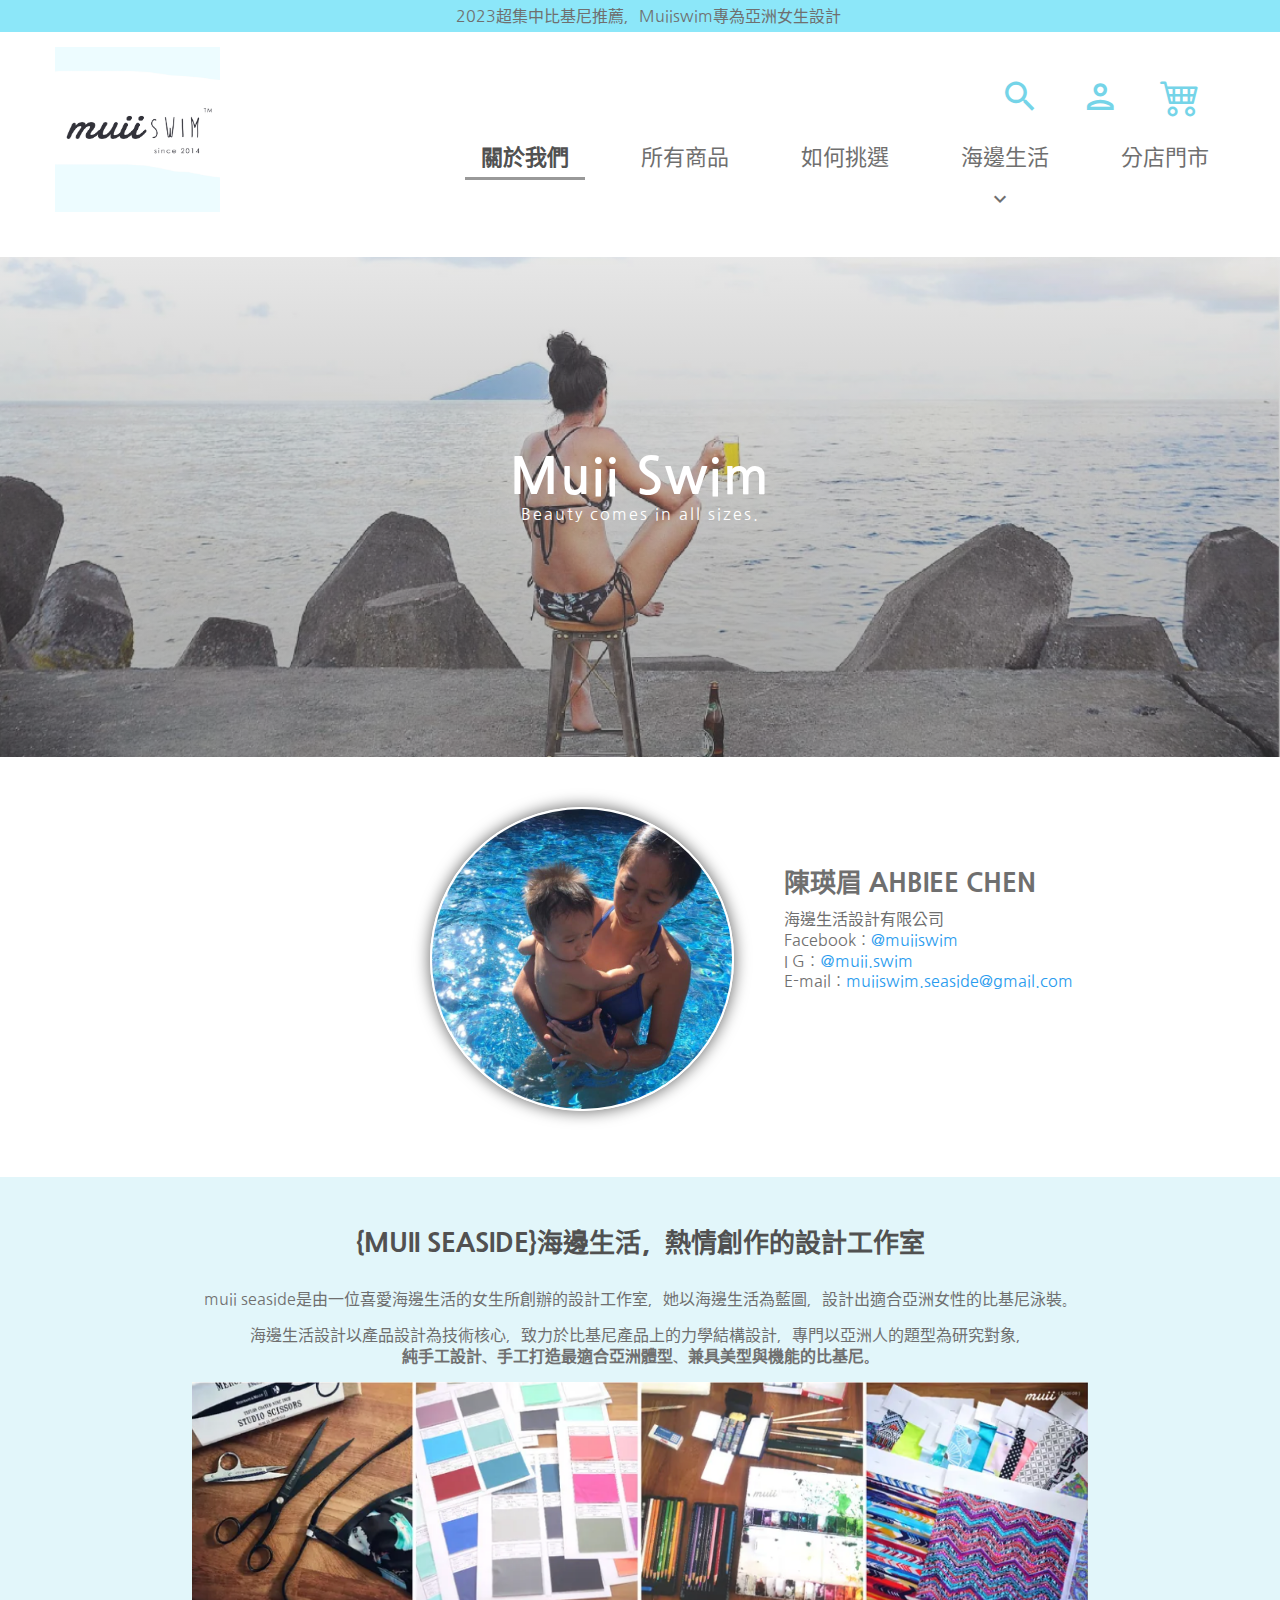
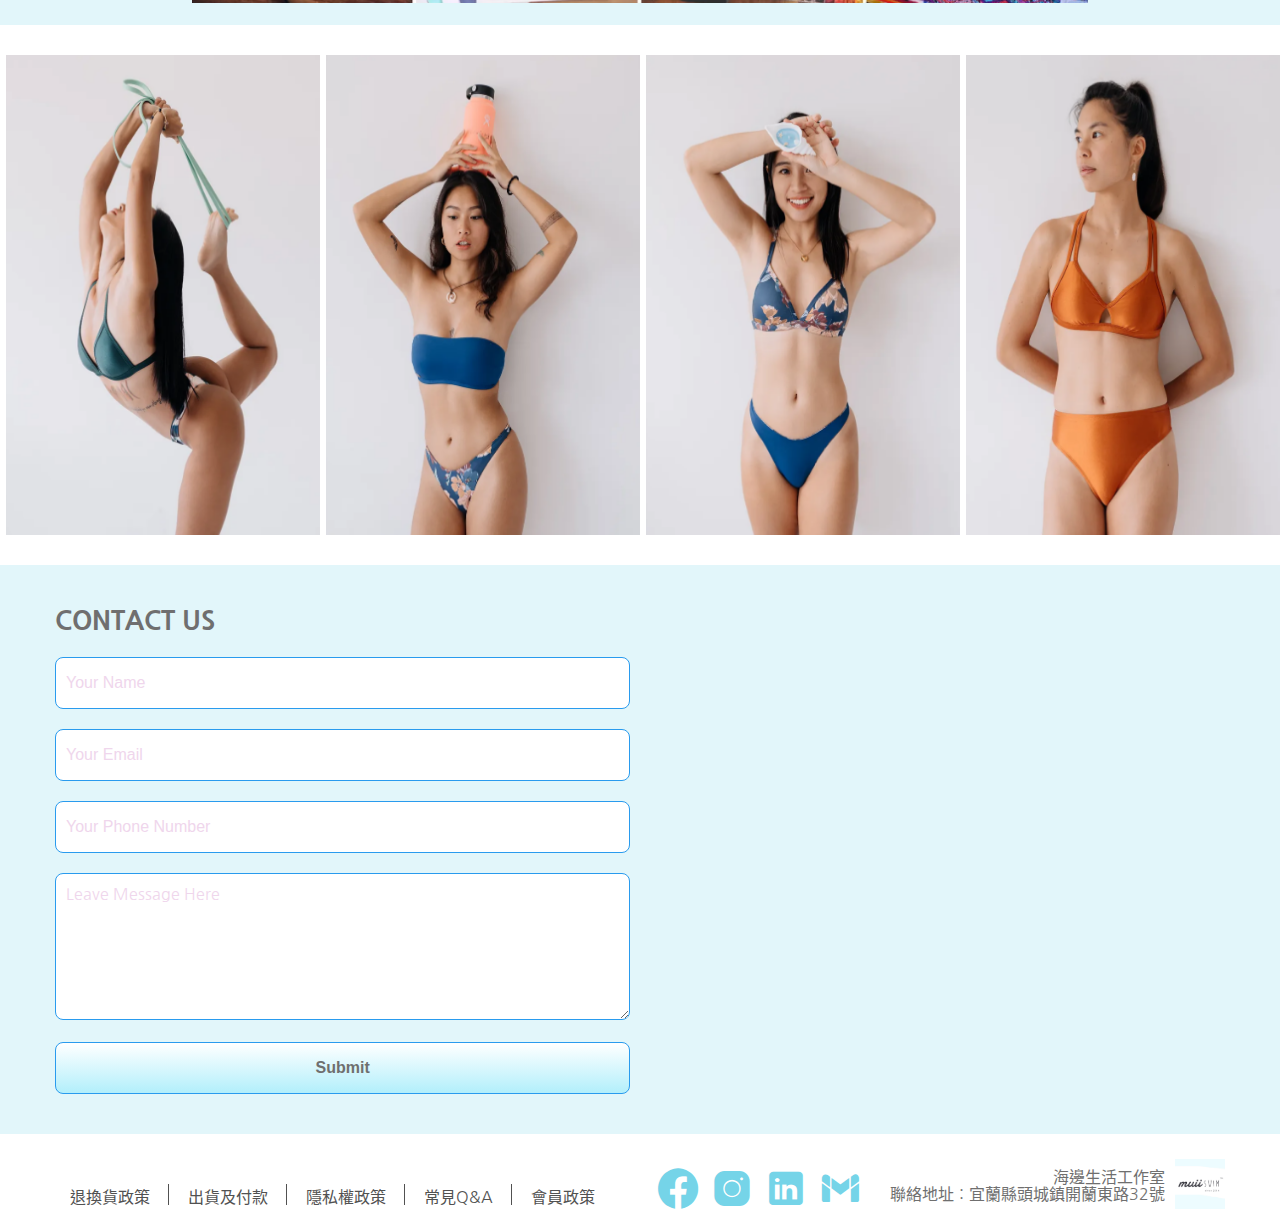
<file: about.html>
<!DOCTYPE html>
<html lang="zh-TW">
<head>
        <meta charset="UTF-8">
        <meta name="keywords" content="">
        <meta name="description" content="">
        <meta name="viewport" content="width=device-width, initial-scale=1.0, minimum-scale=1.0, maximum-scale=2.0">
        <meta name="author" content="Soledad, jennysun6691@gmail.com">
        <!--viewport屬性說明參考資料: https://developer.mozilla.org/en-US/docs/Web/HTML/Viewport_meta_tag#viewport_basics-->
        <title>Muii Swim | about us</title>

        <!-- 網路字型 -->
        <link href="https://fonts.googleapis.com/css2?family=Nanum+Gothic&display=swap" rel="stylesheet">

        <!-- 網站小圖示(頁籤上) -->
        <link rel="icon" href="images/Muii_logo.jpg">
        <!-- 加入手機主畫面捷徑圖示 -->
        <link rel="apple-touch-icon" href="images/Muii_logo.jpg"> <!-- 建議512*512 -->

        <!-- Google圖標 -->
        <link href="https://fonts.googleapis.com/icon?family=Material+Icons" rel="stylesheet">
        <!-- 自訂圖標 -->
        <link rel="stylesheet" href="css/iconstyle.css" rel="stylesheet">
                
        <!-- 歸零CSS -->
        <link rel="stylesheet" href="css/reset.css">
        <!-- 變數設定CSS -->
        <link rel="stylesheet" href="css/basic.css">
        <!-- 版面CSS -->
        <link rel="stylesheet" href="css/style.css">

	<!-- 媒體查詢 -->
	<link rel="stylesheet" href="css/style_m.css" media="(min-width: 980px) and (max-width: 1239px)">
	<link rel="stylesheet" href="css/style_s.css" media="(max-width: 979px)">
        
        <!-- JQ載入 -->
        <script src="https://code.jquery.com/jquery-3.7.0.min.js"></script>

        <!-- gotop JS -->
        <script src="js/gotop.js"></script>        

</head>

<body>
        <!-- 不會改變的資料都用id -->
        <div class="special"><span>2023超集中比基尼推薦，Muiiswim專為亞洲女生設計</span></div>
        <div id="header">
             
             <div id="logo">
             <h1 title="Go back to Homepage"><span>Muii Swim</span><a href="index.html"></a></h1>
             </div>

             <div id="nav">
                  <!-- 上層固定選單 -->
                  <nav id="top-nav">
                        <ul>
                            <li><a href="#0"><span class="icon-cart" title="shopping car"></span></a></li>
                            <li><a href="#0"><span class="icon-account" title="membership"></span></a></li>
                            <li><a href="#0"><span class="icon-search" title="search"></span></a></li>
                        </ul>
                   </nav>
                   
                   <nav id="main-nav">
                        <!-- 漢堡選單 -->
                        <input type="checkbox" class="toggler">
                        <div class="hamburger"> <!--漢堡三條線-->
                                <div></div>
                        </div>  
                        <!-- 主選單 -->
                        <div class="menu">
							<div>
								<div>
									<ul>
										<li><a href="about.html" class="highlight_txt">關於我們</a></li>
										<li><a href="products.html">所有商品</a></li>
										<li><a href="pick.html">如何挑選</a></li>
										<li><a href="news.html">海邊生活<span class="material-icons">expand_more</span></a>
											<ul>
												<li><a href="news_person.html">人物專訪</a></li>
												<li><a href="news_special.html">特別企劃</a></li>
											</ul>
										<li><a href="stores.html">分店門市</a></li>

										<!-- SNS選單 -->
										<p id="nav-sns">
											<a href="https://www.facebook.com/muiiswim/?locale=zh_TW" target="_blank"><span class="icon-facebook"></span></a>
											<a href="https://www.instagram.com/muiiswim/" target="_blank"><span class="icon-instagram-150"></span></a>
											<a href="#" target="_blank"><span class="icon-linkedin-150"></span></a>
											<a href="https://mail.google.com/" target="_blank"><span class="icon-gmail"></span></a>
										</p>
									</ul>
								</div>
							</div>
                        </div>
                
                  </nav>
             </div>
        </div>

        <!-- 橫版大圖區塊 -->
        <div class="hero-image" style="background-image: linear-gradient(rgba(175, 175, 175, 0.3), rgba(78, 78, 78, 0.5)) , url(images/index4.png);">
                <div class="hero-text">
                        <h1 class="font_size-50 line_height-15">Muii Swim</h1>
                        <p class="margin_bottom-20">Beauty comes in all sizes.</p>
                </div>
        </div>

        <!-- 設計師區塊 -->
        <div class="designer"> 
                <img src="images/designer.jpg" alt="設計師-陳瑛眉 Ahbiee chen">
                
                <div class="introduction">
                <h2>陳瑛眉 Ahbiee chen</h2>
                <p>海邊生活設計有限公司</p>
                <p>Facebook：<a href="https://www.facebook.com/muiiswim/?locale=zh_TW">@muiiswim</a></p>
                <p>I G：<a href="https://www.instagram.com/muiiswim/">＠muii.swim</a></p>
                <p> E-mail：<a href="https://mail.google.com/">muiiswim.seaside@gmail.com</a></p>
                </div>
        </div>
        
        <!-- 滿版文字區塊 -->
        <div class="full_layout bg_light">
                <div id="maintxt">
                        <h2 class="color_dark_grey">{Muii seaside}海邊生活，熱情創作的設計工作室</h2>
                        <p>muii seaside是由一位喜愛海邊生活的女生所創辦的設計工作室，她以海邊生活為藍圖，設計出適合亞洲女性的比基尼泳裝。</p>
                        <p>海邊生活設計以產品設計為技術核心，致力於比基尼產品上的力學結構設計，專門以亞洲人的題型為研究對象，<br><b>純手工設計、手工打造最適合亞洲體型、兼具美型與機能的比基尼。</b></p>
                        <img src="images/designer_banner.png" alt="設計過程">
                </div>
        </div>

        <!-- picshow區塊 -->
        <div id="picshow">
                <a href="products.html"><img src="images/product3.png" alt="Fashion Village" title="Click to see more"></a>   
                <a href="products.html"><img src="images/product5.png" alt="Fashion Village" title="Click to see more"></a>
                <a href="products.html"><img src="images/product4.png" alt="Fashion Village" title="Click to see more"></a>
                <a href="products.html"><img src="images/product6.png" alt="Fashion Village" title="Click to see more"></a>            
        </div>

        <!-- 表單+地圖區塊 -->
        <div class="full_layout bg_light padding_v3">
                <div id="main-content">
                        <h2 class="color_pink">Contact Us</h2>
                        <div id="connect_form">
                                <form method="post" action="">
                                        <input type="text" name="username" id="username" placeholder="Your Name">
                                        <input type="text" name="usermail" id="email" placeholder="Your Email">
                                        <input type="text" name="userphone" id="phone" placeholder="Your Phone Number">
                                        <textarea name="useropinion" id="useropinion" placeholder="Leave Message Here"></textarea>
                                        <input type="submit" value="Submit" class="button_primary-gradient cursor_pointer" 
                                                onclick="alert('Your feedback is received with many thanks!\n We will respond you ASAP!')">
                                </form>
                        </div>
                        <div id="map">
                                <iframe src="https://www.google.com/maps/embed?pb=!1m18!1m12!1m3!1d14458.875163569268!2d121.53086254703851!3d25.043615635438098!2m3!1f0!2f0!3f0!3m2!1i1024!2i768!4f13.1!3m3!1m2!1s0x3442a998b4cd3639%3A0x6353cded4cef46da!2zbXVpaSB4IOeUt-WtkOa8oueahOa1qiDlj7DljJflpI_lraPnm7Tnh5_lupc!5e0!3m2!1szh-TW!2stw!4v1688660741063!5m2!1szh-TW!2stw" width="98%" height="445" style="border:0;" allowfullscreen="" loading="lazy" referrerpolicy="no-referrer-when-downgrade" frameborder="0"></iframe>
                        </div>
                </div>
        </div>

        <!-- 頁尾區塊 -->
        <div id="footer">
                <!-- logo區域 -->
                <div id="small-logo"><img src="images/Muii_logo.jpg" alt=""></div>
                <div id="copyright">
                        <small>海邊生活工作室<br>聯絡地址：宜蘭縣頭城鎮開蘭東路32號</small>
                </div>

                <!-- 社群超連結&icon -->
                <div id="sns">
                        <a href="https://www.facebook.com/muiiswim/?locale=zh_TW" target="_blank"><span class="icon-facebook"></span></a>
                        <a href="https://www.instagram.com/muiiswim/" target="_blank"><span class="icon-instagram-150"></span></a>
                        <a href="#" target="_blank"><span class="icon-linkedin-150"></span></a>
                        <a href="https://mail.google.com/" target="_blank"><span class="icon-gmail"></span></a>
                </div>

                <!-- 退換貨政策 -->
                <div class="submenu">
                        <ul>
                                <li><a href="#">退換貨政策</a></li>
                                <li><a href="#">出貨及付款</a></li>
                                <li><a href="#">隱私權政策</a></li>
                                <li><a href="#">常見Q&A</a></li>
                                <li><a href="#">會員政策</a></li>
                        </ul>
                </div>

        </div>
        <!-- 置頂button -->
        <div id="gotop">
                <span class="material-icons">arrow_circle_up</span>
                <span class="gotip">Go Back To Top</span>                
        </div>

</body>

</html>
</file>
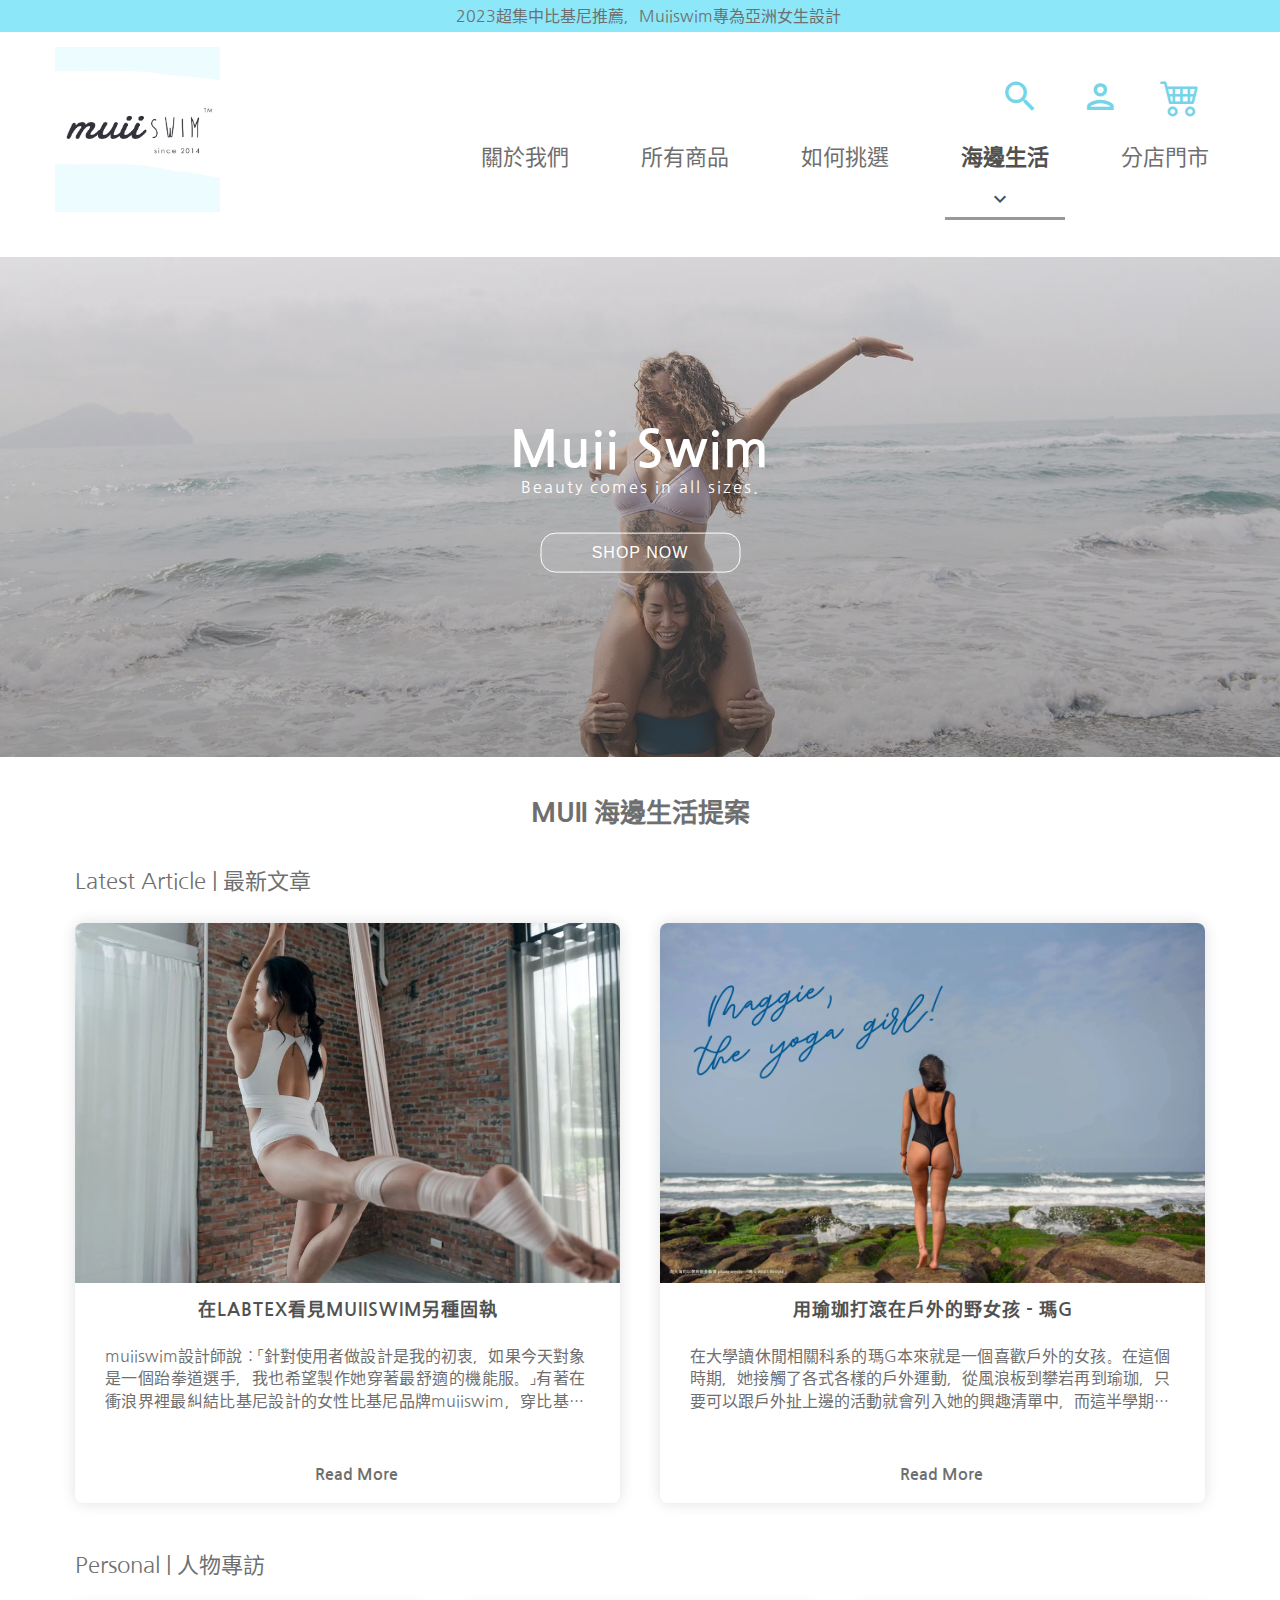
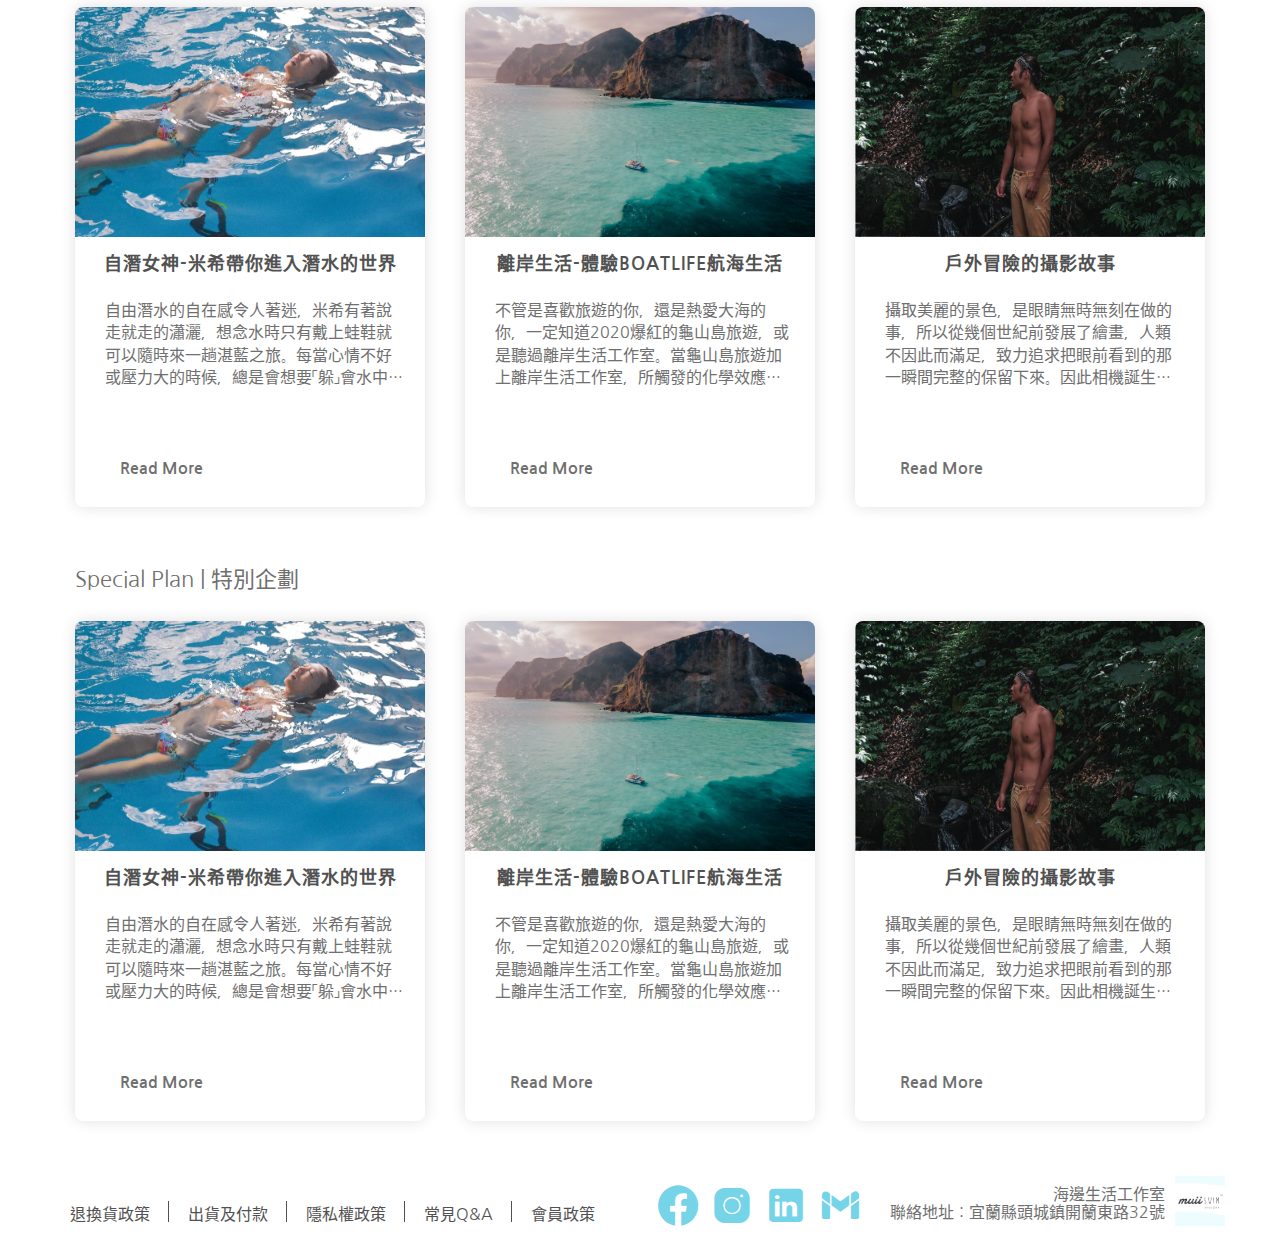
<file: news.html>
<!DOCTYPE html>
<html lang="zh-TW">
<head>
        <meta charset="UTF-8">
        <meta name="keywords" content="">
        <meta name="description" content="">
        <meta name="viewport" content="width=device-width, initial-scale=1.0, minimum-scale=1.0, maximum-scale=2.0">
        <meta name="author" content="Soledad, jennysun6691@gmail.com">
        <!--viewport屬性說明參考資料: https://developer.mozilla.org/en-US/docs/Web/HTML/Viewport_meta_tag#viewport_basics-->
        <title>Muii Swim | Muii Seaside News</title>

        <!-- 網路字型 -->
        <link href="https://fonts.googleapis.com/css2?family=Nanum+Gothic&display=swap" rel="stylesheet">

        <!-- 網站小圖示(頁籤上) -->
        <link rel="icon" href="images/Muii_logo.jpg">
        <!-- 加入手機主畫面捷徑圖示 -->
        <link rel="apple-touch-icon" href="images/Muii_logo.jpg"> <!-- 建議512*512 -->

        <!-- Google圖標 -->
        <link href="https://fonts.googleapis.com/icon?family=Material+Icons" rel="stylesheet">
         <!-- 自訂圖標 -->
         <link rel="stylesheet" href="css/iconstyle.css" rel="stylesheet">
                
        <!-- 歸零CSS -->
        <link rel="stylesheet" href="css/reset.css">
        <!-- 變數設定CSS -->
        <link rel="stylesheet" href="css/basic.css">
        <!-- 版面CSS -->
        <link rel="stylesheet" href="css/style.css">

        <!-- 媒體查詢 -->
	<link rel="stylesheet" href="css/style_m.css" media="(min-width: 980px) and (max-width: 1239px)">
	<link rel="stylesheet" href="css/style_s.css" media="(max-width: 979px)">

        <!-- JQ載入 -->
        <script src="https://code.jquery.com/jquery-3.7.0.min.js"></script>

        <!-- gotop JS -->
        <script src="js/gotop.js"></script>  
</head>

<body>
        <!-- 不會改變的資料都用id -->
        <div class="special"><span>2023超集中比基尼推薦，Muiiswim專為亞洲女生設計</span></div>
        <div id="header">
             
             <div id="logo">
             <h1 title="Go back to Homepage"><span>Muii Swim</span><a href="index.html"></a></h1>
             </div>

             <div id="nav">
                  <!-- 上層固定選單 -->
                  <nav id="top-nav">
                        <ul>
                            <li><a href="#0"><span class="icon-cart" title="shopping car"></span></a></li>
                            <li><a href="#0"><span class="icon-account" title="membership"></span></a></li>
                            <li><a href="#0"><span class="icon-search" title="search"></span></a></li>
                        </ul>
                   </nav>
                   
                   <nav id="main-nav">
					<!-- 漢堡選單 -->
					<input type="checkbox" class="toggler">
					<div class="hamburger"> <!--漢堡三條線-->
						<div></div>
					</div>  
					<!-- 主選單 -->
					<div class="menu">
						<div>
							<div>
								<ul>
									<li><a href="about.html">關於我們</a></li>
									<li><a href="products.html">所有商品</a></li>
									<li><a href="pick.html">如何挑選</a></li>
									<li><a href="news.html" class="highlight_txt">海邊生活<span class="material-icons">expand_more</span></a>
										<ul>
											<li><a href="news_person.html">人物專訪</a></li>
											<li><a href="news_special.html">特別企劃</a></li>
										</ul>
									<li><a href="stores.html">分店門市</a></li>

                                                                        										<!-- SNS選單 -->
                                                                        <p id="nav-sns">
                                                                                <a href="https://www.facebook.com/muiiswim/?locale=zh_TW" target="_blank"><span class="icon-facebook"></span></a>
                                                                                <a href="https://www.instagram.com/muiiswim/" target="_blank"><span class="icon-instagram-150"></span></a>
                                                                                <a href="#" target="_blank"><span class="icon-linkedin-150"></span></a>
                                                                                <a href="https://mail.google.com/" target="_blank"><span class="icon-gmail"></span></a>
                                                                        </p>
								</ul>
							</div>
						</div>
					</div>
                  </nav>
             </div>
        </div>

        <!-- 橫版大圖區塊 -->
        <div class="hero-image" style="background-image: linear-gradient(rgba(175, 175, 175, 0.3), rgba(78, 78, 78, 0.5)) , url(images/index2.jpg);">
                <div class="hero-text">
                        <h1 class="font_size-50 line_height-15">Muii Swim</h1>
                        <p class="margin_bottom-20">Beauty comes in all sizes.</p>
                        <button>SHOP NOW</button>
                </div>
        </div>
        
        <!-- 內容區塊 -->
        <h2 class="text_align-center">Muii 海邊生活提案</h2>
        <div id="main-content">

                <!-- 最新文章 -->
                <h4 class="margin_bottom-20">Latest Article | 最新文章</h4>
                <div class="latest">
                <div class="newspost">                        
                        <div class="newspost_img"><a href="products.html"><img src="images/seaside4_banner.png" alt=""></a></div>
                        <div class="newspost_title">在LABTEX看見muiiswim另種固執</div>
                        <div class="newspost_text">muiiswim設計師說：「針對使用者做設計是我的初衷，如果今天對象是一個跆拳道選手，我也希望製作她穿著最舒適的機能服。」有著在衝浪界裡最糾結比基尼設計的女性比基尼品牌muiiswim，穿比基尼不只是時尚，更是對於</div>
                        <div class="more"><a href="#0">Read More<i class="material-icons">double_arrow</i></a></div>
                </div>

                <div class="newspost">                        
                        <div class="newspost_img"><a href="products.html"><img src="images/seaside7.jpg" alt=""></a></div>
                        <div class="newspost_title">用瑜珈打滾在戶外的野女孩－瑪G</div>
                        <div class="newspost_text">在大學讀休閒相關科系的瑪G本來就是一個喜歡戶外的女孩。在這個時期，她接觸了各式各樣的戶外運動，從風浪板到攀岩再到瑜珈，只要可以跟戶外扯上邊的活動就會列入她的興趣清單中，而這半學期的瑜珈影響了她的生活方式，</div>
                        <div class="more"><a href="#0">Read More<i class="material-icons">double_arrow</i></a></div>
                </div>
                </div>

                <!-- 人物專訪 -->
                <h4 class="margin_top-50 margin_bottom-20">Personal | 人物專訪</h4>
                <div class="news_personal">
                <div class="news_personalpost">                        
                        <div class="news_personalpost_img"><a href="products.html"><img src="images/seaside8.png" alt=""></a></div>
                        <div class="newspost_title">自潛女神-米希帶你進入潛水的世界</div>
                        <div class="news_personalpost_text">自由潛水的自在感令人著迷，米希有著說走就走的瀟灑，想念水時只有戴上蛙鞋就可以隨時來一趟湛藍之旅。每當心情不好或壓力大的時候，總是會想要「躲」會水中，對她來說，「水」就是一個自在且抒壓的地方，可以讓她自由自在</div>
                        <div class="more"><a href="#0">Read More<i class="material-icons">double_arrow</i></a></div>
                </div>

                <div class="news_personalpost">                        
                        <div class="news_personalpost_img"><a href="products.html"><img src="images/seaside2.jpg" alt=""></a></div>
                        <div class="newspost_title">離岸生活-體驗BoatLife航海生活</div>
                        <div class="news_personalpost_text">不管是喜歡旅遊的你，還是熱愛大海的你，一定知道2020爆紅的龜山島旅遊，或是聽過離岸生活工作室。當龜山島旅遊加上離岸生活工作室，所觸發的化學效應無法用公式計算，只能去感受每一道光線，海浪的每次拍打，聽著海聲</div>
                        <div class="more"><a href="#0">Read More<i class="material-icons">double_arrow</i></a></div>
                </div>

                <div class="news_personalpost">                        
                        <div class="news_personalpost_img"><a href="products.html"><img src="images/seaside9.png" alt=""></a></div>
                        <div class="newspost_title">戶外冒險的攝影故事</div>
                        <div class="news_personalpost_text">攝取美麗的景色，是眼睛無時無刻在做的事，所以從幾個世紀前發展了繪畫，人類不因此而滿足，致力追求把眼前看到的那一瞬間完整的保留下來。因此相機誕生，越來越高的解析度，和捕捉光影的科技，奠定了日後拍攝</div>
                        <div class="more"><a href="#0">Read More<i class="material-icons">double_arrow</i></a></div>
                </div>
                </div>

                <!-- 特別企劃 -->
                <h4 class="margin_top-50 margin_bottom-20">Special Plan | 特別企劃</h4>
                <div class="news_special">
                <div class="news_personalpost">                        
                        <div class="news_personalpost_img"><a href="products.html"><img src="images/seaside8.png" alt=""></a></div>
                        <div class="newspost_title">自潛女神-米希帶你進入潛水的世界</div>
                        <div class="news_personalpost_text">自由潛水的自在感令人著迷，米希有著說走就走的瀟灑，想念水時只有戴上蛙鞋就可以隨時來一趟湛藍之旅。每當心情不好或壓力大的時候，總是會想要「躲」會水中，對她來說，「水」就是一個自在且抒壓的地方，可以讓她自由自在</div>
                        <div class="more"><a href="#0">Read More<i class="material-icons">double_arrow</i></a></div>
                </div>

                <div class="news_personalpost">                        
                        <div class="news_personalpost_img"><a href="products.html"><img src="images/seaside2.jpg" alt=""></a></div>
                        <div class="newspost_title">離岸生活-體驗BoatLife航海生活</div>
                        <div class="news_personalpost_text">不管是喜歡旅遊的你，還是熱愛大海的你，一定知道2020爆紅的龜山島旅遊，或是聽過離岸生活工作室。當龜山島旅遊加上離岸生活工作室，所觸發的化學效應無法用公式計算，只能去感受每一道光線，海浪的每每次拍打，聽著海聲</div>
                        <div class="more"><a href="#0">Read More<i class="material-icons">double_arrow</i></a></div>
                </div>

                <div class="news_personalpost">                        
                        <div class="news_personalpost_img"><a href="products.html"><img src="images/seaside9.png" alt=""></a></div>
                        <div class="newspost_title">戶外冒險的攝影故事</div>
                        <div class="news_personalpost_text">攝取美麗的景色，是眼睛無時無刻在做的事，所以從幾個世紀前發展了繪畫，人類不因此而滿足，致力追求把眼前看到的那一瞬間完整的保留下來。因此相機誕生，越來越高的解析度，和捕捉光影的科技，奠定了日後拍攝</div>
                        <div class="more"><a href="#0">Read More<i class="material-icons">double_arrow</i></a></div>
                </div>
                </div>

        </div>



        </div>    

        <!-- 頁尾區塊 -->
        <div id="footer">
                <!-- logo區域 -->
                <div id="small-logo"><img src="images/Muii_logo.jpg" alt=""></div>
                <div id="copyright">
                        <small>海邊生活工作室<br>聯絡地址：宜蘭縣頭城鎮開蘭東路32號</small>
                </div>

                <!-- 社群超連結&icon -->
                <div id="sns">
                        <a href="https://www.facebook.com/muiiswim/?locale=zh_TW" target="_blank"><span class="icon-facebook"></span></a>
                        <a href="https://www.instagram.com/muiiswim/" target="_blank"><span class="icon-instagram-150"></span></a>
                        <a href="#" target="_blank"><span class="icon-linkedin-150"></span></a>
                        <a href="https://mail.google.com/" target="_blank"><span class="icon-gmail"></span></a>
                </div>

                <!-- 退換貨政策 -->
                <div class="submenu">
                        <ul>
                                <li><a href="#">退換貨政策</a></li>
                                <li><a href="#">出貨及付款</a></li>
                                <li><a href="#">隱私權政策</a></li>
                                <li><a href="#">常見Q&A</a></li>
                                <li><a href="#">會員政策</a></li>
                        </ul>
                </div>

        </div>
        <!-- 置頂button -->
        <div id="gotop">
                <span class="material-icons">arrow_circle_up</span>
                <span class="gotip">Go Back To Top</span>
        </div>

</body>

</html>
</file>
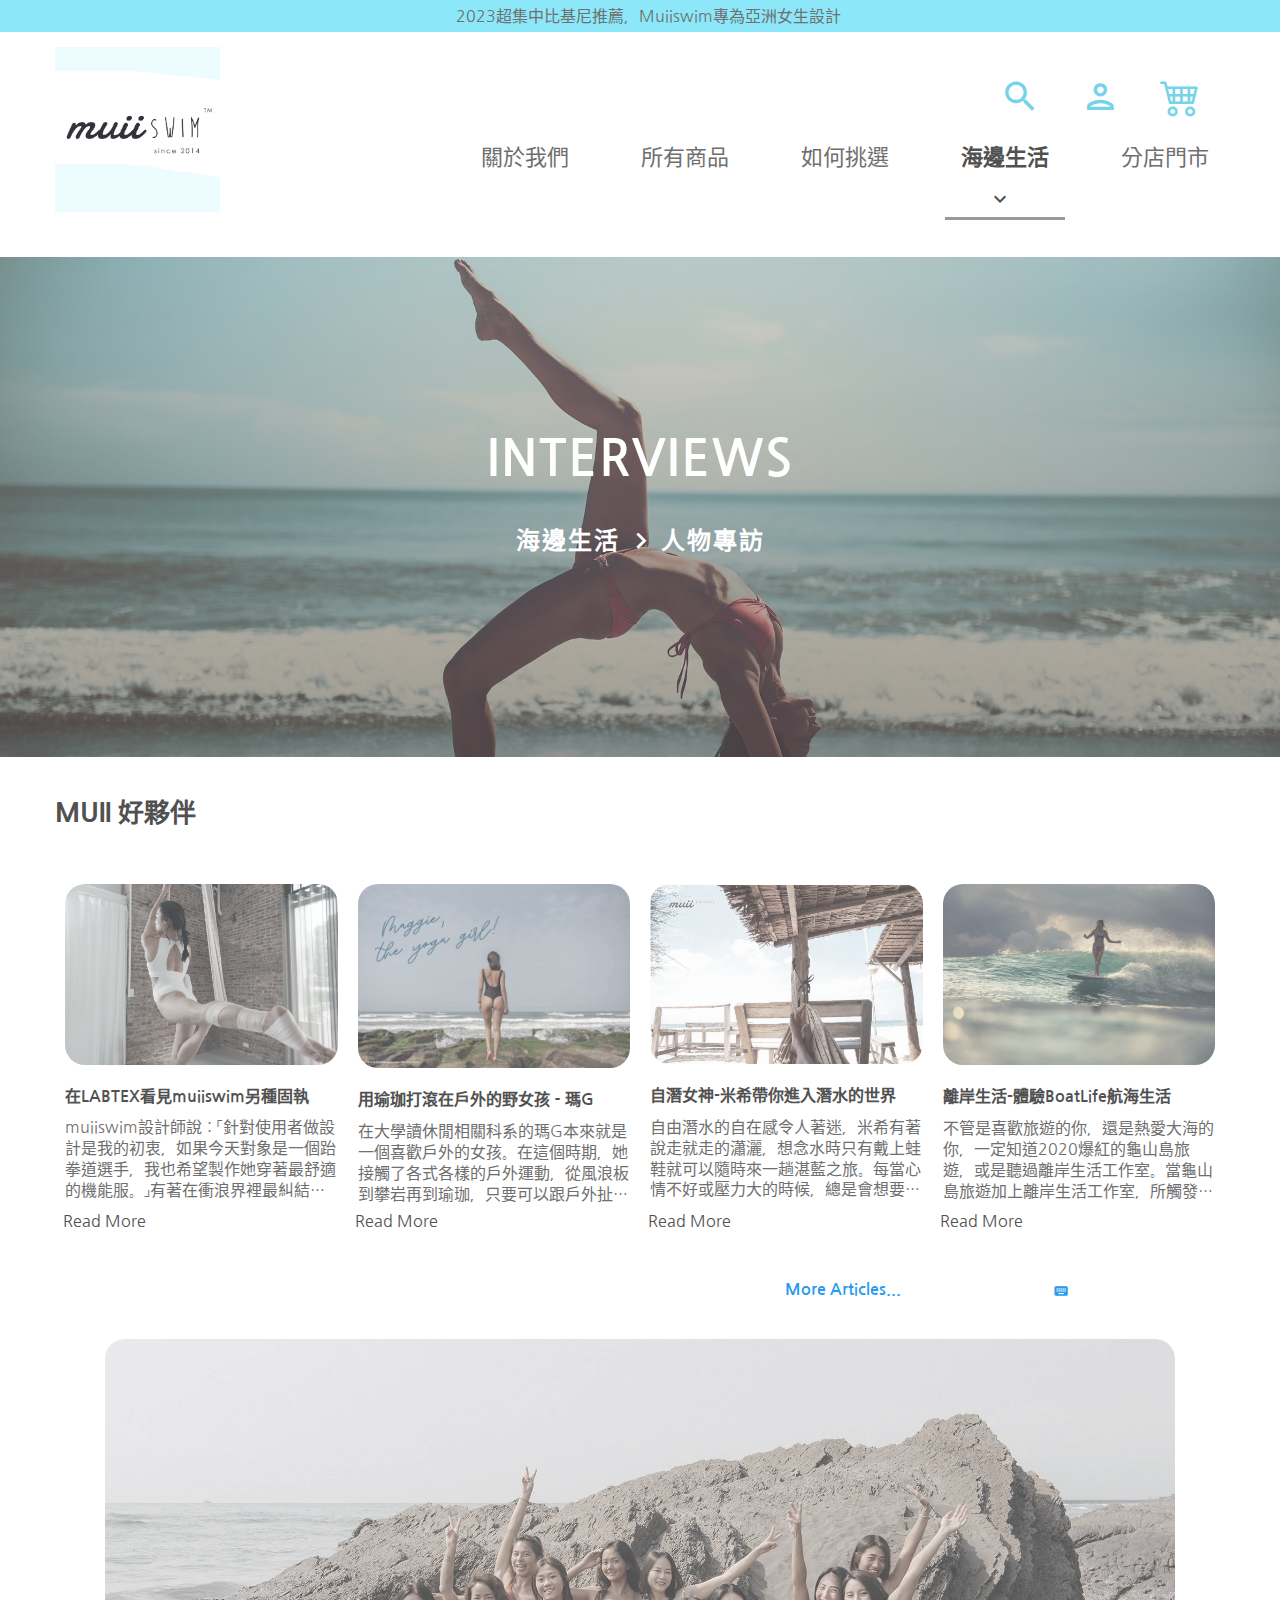
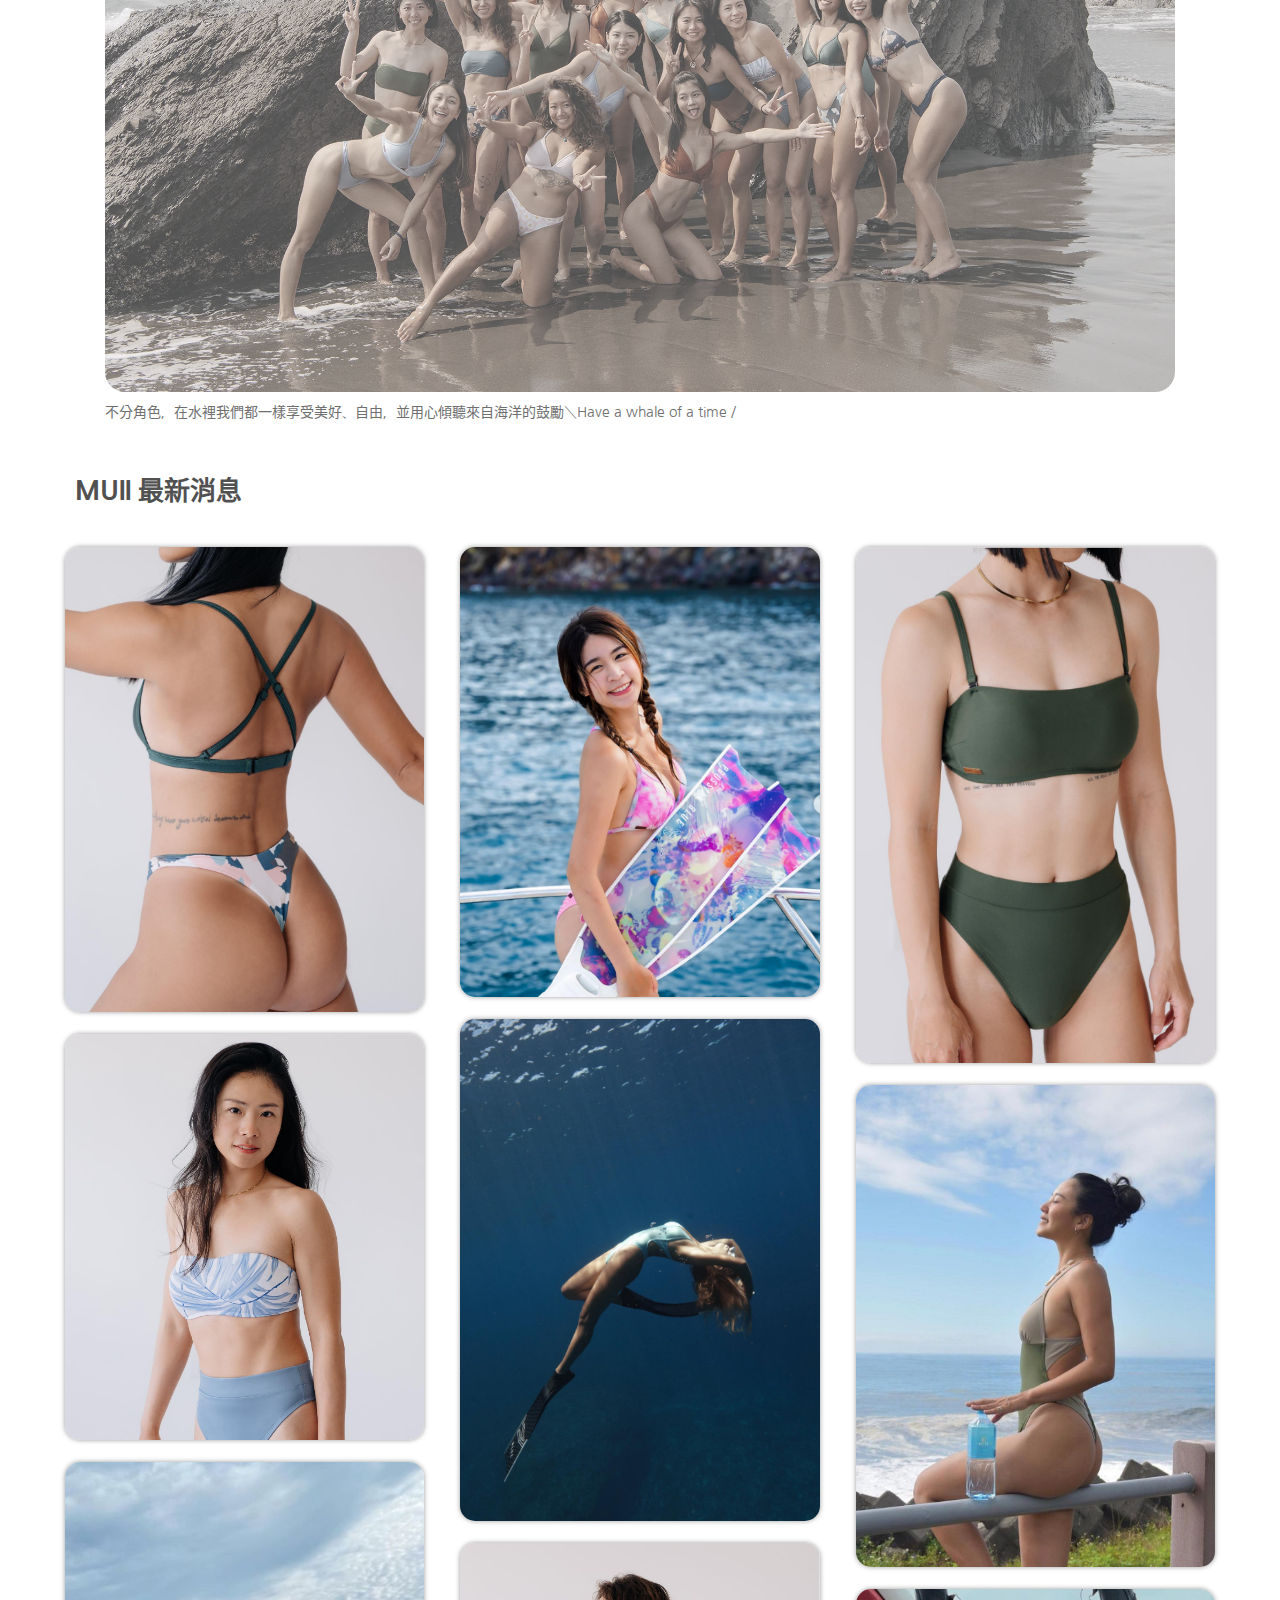
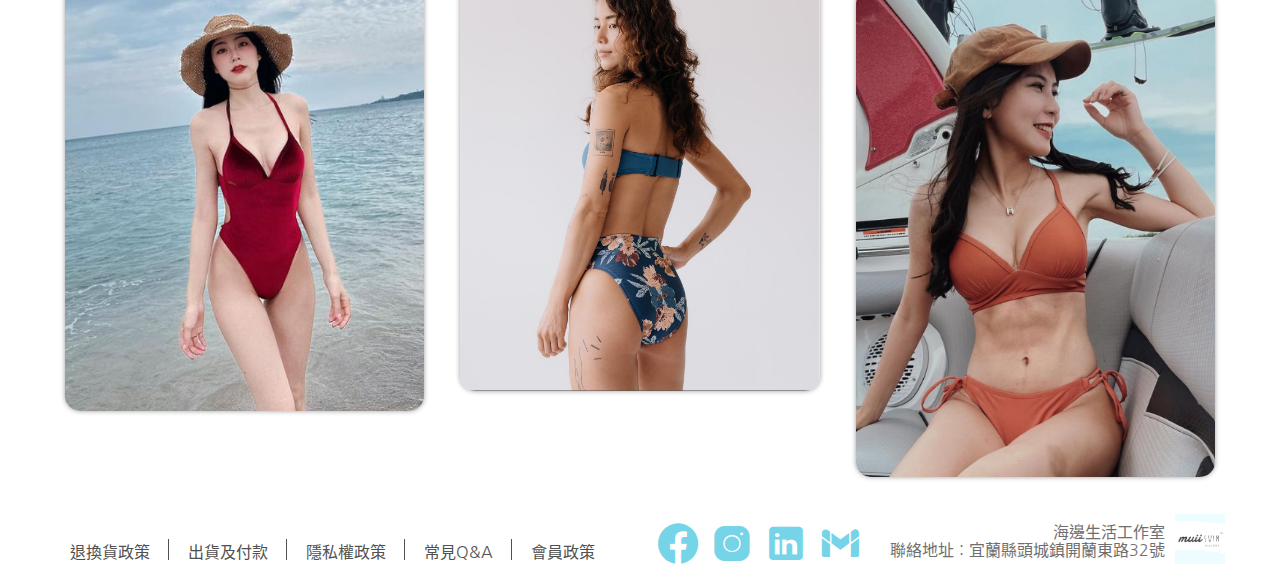
<file: news_person.html>
<!DOCTYPE html>
<html lang="zh-TW">
<head>
        <meta charset="UTF-8">
        <meta name="keywords" content="">
        <meta name="description" content="">
        <meta name="viewport" content="width=device-width, initial-scale=1.0, minimum-scale=1.0, maximum-scale=2.0">
        <meta name="author" content="Soledad, jennysun6691@gmail.com">
        <!--viewport屬性說明參考資料: https://developer.mozilla.org/en-US/docs/Web/HTML/Viewport_meta_tag#viewport_basics-->
        <title>Muii Swim | Muii Seaside-Interviews</title>

        <!-- 網路字型 -->
        <link href="https://fonts.googleapis.com/css2?family=Nanum+Gothic&display=swap" rel="stylesheet">

        <!-- 網站小圖示(頁籤上) -->
        <link rel="icon" href="images/Muii_logo.jpg">
        <!-- 加入手機主畫面捷徑圖示 -->
        <link rel="apple-touch-icon" href="images/Muii_logo.jpg"> <!-- 建議512*512 -->

        <!-- Google圖標 -->
        <link href="https://fonts.googleapis.com/icon?family=Material+Icons" rel="stylesheet">
        <!-- 自訂圖標 -->
        <link rel="stylesheet" href="css/iconstyle.css" rel="stylesheet">

        <!-- 歸零CSS -->
        <link rel="stylesheet" href="css/reset.css">
        <!-- 變數設定CSS -->
        <link rel="stylesheet" href="css/basic.css">
        <!-- 版面CSS -->
        <link rel="stylesheet" href="css/style.css">

        <!-- 媒體查詢 -->
	<link rel="stylesheet" href="css/style_m.css" media="(min-width: 980px) and (max-width: 1239px)">
	<link rel="stylesheet" href="css/style_s.css" media="(max-width: 979px)">

        <!-- JQ載入 -->
        <script src="https://code.jquery.com/jquery-3.7.0.min.js"></script>

        <!-- gotop JS -->
        <script src="js/gotop.js"></script>   
</head>

<body>
        <!-- 不會改變的資料都用id -->
        <div class="special"><span>2023超集中比基尼推薦，Muiiswim專為亞洲女生設計</span></div>
        <div id="header">
             
             <div id="logo">
             <h1 title="Go back to Homepage"><span>Muii Swim</span><a href="index.html"></a></h1>
             </div>

             <div id="nav">
                  <!-- 上層固定選單 -->
                  <nav id="top-nav">
                        <ul>
                            <li><a href="#0"><span class="icon-cart" title="shopping car"></span></a></li>
                            <li><a href="#0"><span class="icon-account" title="membership"></span></a></li>
                            <li><a href="#0"><span class="icon-search" title="search"></span></a></li>
                        </ul>
                   </nav>
                   
                   <nav id="main-nav">
						<!-- 漢堡選單 -->
						<input type="checkbox" class="toggler">
						<div class="hamburger"> <!--漢堡三條線-->
							<div></div>
						</div>  
                        <!-- 主選單 -->
						<div class="menu">
							<div>
								<div>
									<ul>
										<li><a href="about.html">關於我們</a></li>
										<li><a href="products.html">所有商品</a></li>
										<li><a href="pick.html">如何挑選</a></li>
										<li><a href="news.html" class="highlight_txt">海邊生活<span class="material-icons">expand_more</span></a>
											<ul>
												<li><a href="news_person.html" class="highlight_txt">人物專訪</a></li>
												<li><a href="news_special.html">特別企劃</a></li>
											</ul>
										<li><a href="stores.html">分店門市</a></li>


                                                                        										<!-- SNS選單 -->
                                                                                <p id="nav-sns">
                                                                                        <a href="https://www.facebook.com/muiiswim/?locale=zh_TW" target="_blank"><span class="icon-facebook"></span></a>
                                                                                        <a href="https://www.instagram.com/muiiswim/" target="_blank"><span class="icon-instagram-150"></span></a>
                                                                                        <a href="#" target="_blank"><span class="icon-linkedin-150"></span></a>
                                                                                        <a href="https://mail.google.com/" target="_blank"><span class="icon-gmail"></span></a>
                                                                                </p>									
                                                                        </ul>
								</div>
							</div>
						</div>
                  </nav>
             </div>
        </div>

        <!-- 橫版大圖區塊 -->
        <div class="hero-image" style="background-image: linear-gradient(rgba(175, 175, 175, 0.3), rgba(78, 78, 78, 0.5)) , url(images/yoga.jpg);">
                <div class="hero-text">
                        <h1 class="font_size-50 line_height-15 font_weight-bolder text_uppercase">Interviews</h1>
                        <h3 class="margin_top-50">
                            <a href="news.html" class="text_uppercase font_weight-bolder">海邊生活</a>
                            <i class="material-icons">keyboard_arrow_right</i>人物專訪
                        </h3>
                </div>
        </div>
        
        <!-- 內容區塊 -->
        <div id="main-content">
               <!-- 圖文分欄 -->
               <h2 class="color_dark_grey">Muii 好夥伴</h2>

               <div class="row">
                        <div class="column">
                                <a href="#0"><img src="images/seaside4_banner.png" alt="" title="Click to see more"></a>
                                <p class="category">在LABTEX看見muiiswim另種固執</p>
                                <p class="collaps_text">muiiswim設計師說：「針對使用者做設計是我的初衷，如果今天對象是一個跆拳道選手，我也希望製作她穿著最舒適的機能服。」有著在衝浪界裡最糾結比基尼設計的女性比基尼品牌muiiswim，穿比基尼不只是時尚，更是</p>
                                <div class="more"><a href="#0">Read More<i class="material-icons">double_arrow</i></a></div>
                        </div>
                        <div class="column">
                                <a href="#0"><img src="images/seaside7.jpg" alt="" title="Click to see more"></a>
                                <p class="category">用瑜珈打滾在戶外的野女孩－瑪G</p>
                                <p class="collaps_text">在大學讀休閒相關科系的瑪G本來就是一個喜歡戶外的女孩。在這個時期，她接觸了各式各樣的戶外運動，從風浪板到攀岩再到瑜珈，只要可以跟戶外扯上邊的活動就會列入她的興趣清單中，而這半學期的瑜珈影響了她的生活方式</p>
                                <div class="more"><a href="#0">Read More<i class="material-icons">double_arrow</i></a></div>
                        </div>
                        <div class="column">
                                <a href="#0"><img src="images/seaside1.png" alt="" title="Click to see more"></a>
                                <p class="category">自潛女神-米希帶你進入潛水的世界</p>
                                <p class="collaps_text">自由潛水的自在感令人著迷，米希有著說走就走的瀟灑，想念水時只有戴上蛙鞋就可以隨時來一趟湛藍之旅。每當心情不好或壓力大的時候，總是會想要「躲」會水中，對她來說，「水」就是一個自在且抒壓的地方，可以讓她自由自在</p>
                                <div class="more"><a href="#0">Read More<i class="material-icons">double_arrow</i></a></div>
                        </div>
                        <div class="column">
                                <a href="#0"><img src="images/seaside3.jpg" alt="" title="Click to see more"></a>
                                <p class="category">離岸生活-體驗BoatLife航海生活</p>
                                <p class="collaps_text">不管是喜歡旅遊的你，還是熱愛大海的你，一定知道2020爆紅的龜山島旅遊，或是聽過離岸生活工作室。當龜山島旅遊加上離岸生活工作室，所觸發的化學效應無法用公式計算，只能去感受每一道光線，海浪的每次拍打伴隨著</p>
                                <div class="more"><a href="#0">Read More<i class="material-icons">double_arrow</i></a></div>
                        </div>
                </div>
               <div class="row_more"><a href="#0" title="click to see more articles">More Articles...<i class="material-icons"><span class="material-icons-outlined">
                keyboard_double_arrow_down
                </span></i></a></div>

               <!-- 大圖+圖說文字 -->
               <figure>
                <img src="images/index3.jpg" alt="">
                <figcaption>不分角色，在水裡我們都一樣享受美好、自由，並用心傾聽來自海洋的鼓勵＼Have a whale of a time／</figcaption>
               </figure>

               <!-- 圖文流水區+SNS推廣 -->
               <h2 class="color_dark_grey margin_bottom-20">Muii 最新消息</h2>
               <div class="sns_show column_gap-0">
					<div class="column-count">
						<div class="container">
							<img src="images/sns_show1.png" alt="" class="content_box">
							<div class="overlay">
									<a href="https://www.instagram.com/p/Cvw8Bd5vYSu/?utm_source=ig_web_copy_link&igshid=MzRlODBiNWFlZA==" title="click to view detail">
											<div class="text">來趟說走就走的海邊水上活動旅行<br>要帶幾套泳衣呢？</div>
									</a>
							</div>
					</div>
	
					<div class="container">
							<img src="images/sns_show3.png" alt="" class="content_box">
							<div class="overlay">
									<a href="https://www.instagram.com/p/CvcJ4ZPPWX6/?utm_source=ig_web_copy_link&igshid=MzRlODBiNWFlZA==" title="click to view detail">
											<div class="text">海邊女子|吉鵝老師<br>住在海邊更relaxing！<br>Enjoy your life!</div>
									</a>
							</div>
					</div>
	
					<div class="container">
							<img src="images/sns_show8.png" alt="" class="content_box">
							<div class="overlay">
									<a href="https://www.instagram.com/p/CuN_LxLSSpw/?utm_source=ig_web_copy_link&igshid=MzRlODBiNWFlZA==" title="click to view detail">
											<div class="text">放暑假囉～<br>夏日派對怎麼能少了美胸型海鷗丁連身！</div>
									</a>
							</div>
					</div>
	
					<div class="container">
							<img src="images/sns_show4.png" alt="" class="content_box">
							<div class="overlay">
									<a href="https://www.instagram.com/p/CvE0Rm1yUVa/?utm_source=ig_web_copy_link&igshid=MzRlODBiNWFlZA==" title="click to view detail">
											<div class="text">muii X 普魯士藍<br>水下最美的長腿組合</div>
									</a>
							</div>
					</div>
	
					<div class="container">
							<img src="images/sns_show5.png" alt="" class="content_box">
							<div class="overlay">
									<a href="https://www.instagram.com/p/CvE0Rm1yUVa/?utm_source=ig_web_copy_link&igshid=MzRlODBiNWFlZA==" title="click to view detail">
											<div class="text">muii X 普魯士藍<br>深吸一口氣—<br>躬身潛入海裏的女孩</div>
									</a>
							</div>
					</div>
	
					<div class="container">
							<img src="images/sns_show7.png" alt="" class="content_box">
							<div class="overlay">
									<a href="https://www.instagram.com/p/Cu1byQMPTnk/?utm_source=ig_web_copy_link&igshid=MzRlODBiNWFlZA==" title="click to view detail">
											<div class="text">{中腰復古甜挖臀褲}<br>Muiiswim最新褲款<br>｜安全感100%｜</div>
									</a>
							</div>
					</div>
	
					<div class="container">
							<img src="images/sns_show6.png" alt="" class="content_box">
							<div class="overlay">
									<a href="https://www.instagram.com/p/CvcG0W5v8Hz/?utm_source=ig_web_copy_link&igshid=MzRlODBiNWFlZA==" title="click to view detail">
											<div class="text">{PAW 平口美胸上衣}<br>Muiiswim最新版型<br>|全手工剪裁|</div>
									</a>
							</div>
					</div>
	
					<div class="container">
							<img src="images/sns_show9.png" alt="" class="content_box">
							<div class="overlay">
									<a href="https://www.instagram.com/p/CtfjkBqPr7I/?utm_source=ig_web_copy_link&igshid=MzRlODBiNWFlZA==" title="click to view detail">
											<div class="text">宜蘭頭城門市<br>夏季營業時間公告</div>
									</a>
							</div>
					</div>
	
					<div class="container">
							<img src="images/sns_show2.png" alt="" class="content_box">
							<div class="overlay">
									<a href="https://www.instagram.com/p/CvtXkmRSk1r/?utm_source=ig_web_copy_link&igshid=MzRlODBiNWFlZA==" title="click to view detail">
											<div class="text">官網全站任選兩件9折<br>滿5000元送500元購物金(下一筆使用)</div>
									</a>
							</div>
					</div>
					</div>
                
               </div>

        </div>    

        <!-- 頁尾區塊 -->
        <div id="footer">
                <!-- logo區域 -->
                <div id="small-logo"><img src="images/Muii_logo.jpg" alt=""></div>
                <div id="copyright">
                        <small>海邊生活工作室<br>聯絡地址：宜蘭縣頭城鎮開蘭東路32號</small>
                </div>

                <!-- 社群超連結&icon -->
                <div id="sns">
                        <a href="https://www.facebook.com/muiiswim/?locale=zh_TW" target="_blank"><span class="icon-facebook"></span></a>
                        <a href="https://www.instagram.com/muiiswim/" target="_blank"><span class="icon-instagram-150"></span></a>
                        <a href="#" target="_blank"><span class="icon-linkedin-150"></span></a>
                        <a href="https://mail.google.com/" target="_blank"><span class="icon-gmail"></span></a>
                </div>

                <!-- 退換貨政策 -->
                <div class="submenu">
                        <ul>
                                <li><a href="#">退換貨政策</a></li>
                                <li><a href="#">出貨及付款</a></li>
                                <li><a href="#">隱私權政策</a></li>
                                <li><a href="#">常見Q&A</a></li>
                                <li><a href="#">會員政策</a></li>
                        </ul>
                </div>

        </div>
        <!-- 置頂button -->
        <div id="gotop">
                <span class="material-icons">arrow_circle_up</span>
                <span class="gotip">Go Back To Top</span>
        </div>

</body>

</html>
</file>
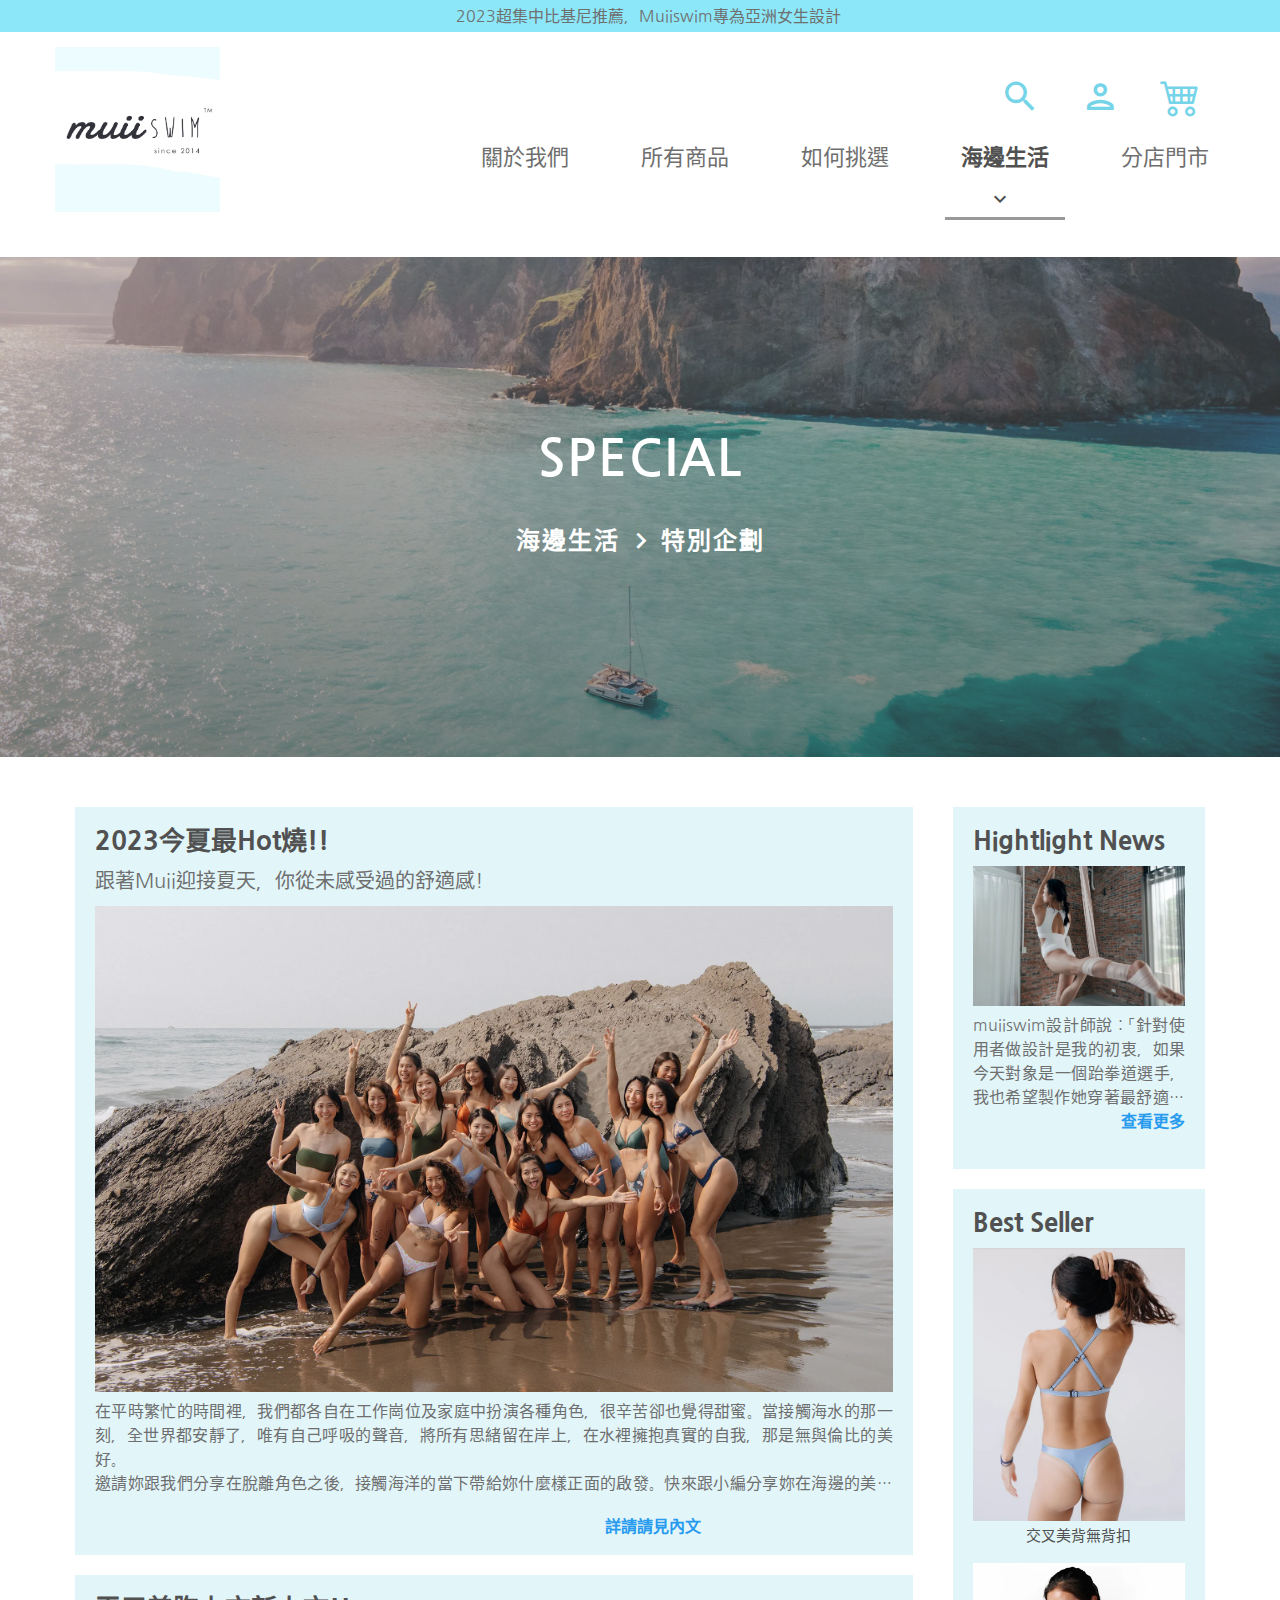
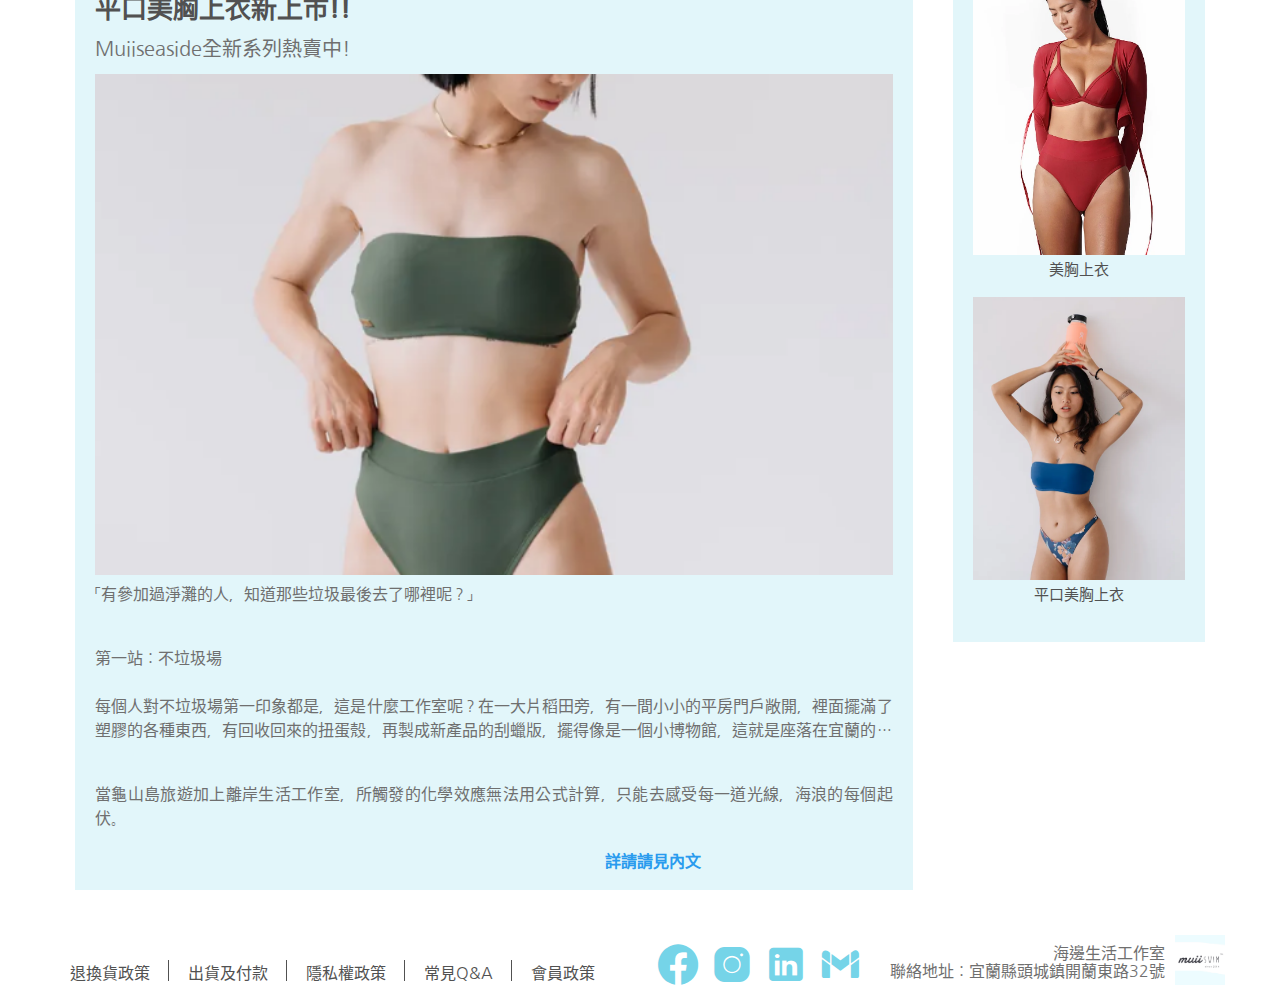
<file: news_special.html>
<!DOCTYPE html>
<html lang="zh-TW">
<head>
        <meta charset="UTF-8">
        <meta name="keywords" content="">
        <meta name="description" content="">
        <meta name="viewport" content="width=device-width, initial-scale=1.0, minimum-scale=1.0, maximum-scale=2.0">
        <meta name="author" content="Soledad, jennysun6691@gmail.com">
        <!--viewport屬性說明參考資料: https://developer.mozilla.org/en-US/docs/Web/HTML/Viewport_meta_tag#viewport_basics-->
        <title>Muii Swim | Muii Seaside-Special</title>

        <!-- 網路字型 -->
        <link href="https://fonts.googleapis.com/css2?family=Nanum+Gothic&display=swap" rel="stylesheet">

        <!-- 網站小圖示(頁籤上) -->
        <link rel="icon" href="images/Muii_logo.jpg">
        <!-- 加入手機主畫面捷徑圖示 -->
        <link rel="apple-touch-icon" href="images/Muii_logo.jpg"> <!-- 建議512*512 -->

        <!-- Google圖標 -->
        <link href="https://fonts.googleapis.com/icon?family=Material+Icons" rel="stylesheet">
        <!-- 自訂圖標 -->
        <link rel="stylesheet" href="css/iconstyle.css" rel="stylesheet">

        <!-- 歸零CSS -->
        <link rel="stylesheet" href="css/reset.css">
        <!-- 變數設定CSS -->
        <link rel="stylesheet" href="css/basic.css">
        <!-- 版面CSS -->
        <link rel="stylesheet" href="css/style.css">

	<!-- 媒體查詢 -->
	<link rel="stylesheet" href="css/style_m.css" media="(min-width: 980px) and (max-width: 1239px)">
	<link rel="stylesheet" href="css/style_s.css" media="(max-width: 979px)">
        
        <!-- JQ載入 -->
        <script src="https://code.jquery.com/jquery-3.7.0.min.js"></script>

        <!-- gotop JS -->
        <script src="js/gotop.js"></script>   
</head>

<body>
        <!-- 不會改變的資料都用id -->
        <div class="special"><span>2023超集中比基尼推薦，Muiiswim專為亞洲女生設計</span></div>
        <div id="header">
             
             <div id="logo">
             <h1 title="Go back to Homepage"><span>Muii Swim</span><a href="index.html"></a></h1>
             </div>

             <div id="nav">
                  <!-- 上層固定選單 -->
                  <nav id="top-nav">
                        <ul>
                            <li><a href="#0"><span class="icon-cart" title="shopping car"></span></a></li>
                            <li><a href="#0"><span class="icon-account" title="membership"></span></a></li>
                            <li><a href="#0"><span class="icon-search" title="search"></span></a></li>
                        </ul>
                   </nav>
                   
                   <nav id="main-nav">
                        <!-- 漢堡選單 -->
                        <input type="checkbox" class="toggler">
                        <div class="hamburger"> <!--漢堡三條線-->
                                <div></div>
                        </div>  
                        <!-- 主選單 -->
						<div class="menu">
							<div>
								<div>
									<ul>
										<li><a href="about.html">關於我們</a></li>
										<li><a href="products.html">所有商品</a></li>
										<li><a href="pick.html">如何挑選</a></li>
										<li><a href="news.html" class="highlight_txt">海邊生活<span class="material-icons">expand_more</span></a>
											<ul>
												<li><a href="news_person.html">人物專訪</a></li>
												<li><a href="news_special.html" class="highlight_txt">特別企劃</a></li>
											</ul>
										<li><a href="stores.html">分店門市</a></li>
									

                                                                                <!-- SNS選單 -->
                                                                                <p id="nav-sns">
                                                                                        <a href="https://www.facebook.com/muiiswim/?locale=zh_TW" target="_blank"><span class="icon-facebook"></span></a>
                                                                                        <a href="https://www.instagram.com/muiiswim/" target="_blank"><span class="icon-instagram-150"></span></a>
                                                                                        <a href="#" target="_blank"><span class="icon-linkedin-150"></span></a>
                                                                                        <a href="https://mail.google.com/" target="_blank"><span class="icon-gmail"></span></a>
                                                                                </p>
                                                                        </ul>
								</div>
							</div>
						</div>
                  </nav>
             </div>
        </div>

        <!-- 橫版大圖區塊 -->
        <div class="hero-image" style="background-image: linear-gradient(rgba(175, 175, 175, 0.3), rgba(78, 78, 78, 0.5)) , url(images/seaside2.jpg);">
                <div class="hero-text">
                        <h1 class="font_size-50 line_height-15 font-weight_bolder text_uppercase">Special</h1>
                        <h3 class="margin_top-50">
                            <a href="news.html" class="text_uppercase font-weight_bolder">海邊生活</a>
                            <i class="material-icons">keyboard_arrow_right</i>特別企劃
                        </h3>
                </div>
        </div>
        
        <!-- 內容區塊 -->
        <div id="main-content" class="bg_piggy overflow_hidden">
                <!-- 左側圖文 -->
                <div class="leftcolumn">
                        <div class="card">
                                <h2>2023今夏最Hot燒!!</h2>
                                <h5>跟著Muii迎接夏天，你從未感受過的舒適感!</h5>
                                <div class="cardimg"><img src="images/index3.jpg" alt=""></div>
                                <p>在平時繁忙的時間裡，我們都各自在工作崗位及家庭中扮演各種角色，很辛苦卻也覺得甜蜜。當接觸海水的那一刻，全世界都安靜了，唯有自己呼吸的聲音，將所有思緒留在岸上，在水裡擁抱真實的自我，那是無與倫比的美好。
                                        <br>邀請妳跟我們分享在脫離角色之後，接觸海洋的當下帶給妳什麼樣正面的啟發。快來跟小編分享妳在海邊的美照吧!!
                                        <br>
                                        <br>【活動時間】 即日起～9/30
                                        <br>
                                        <br>【參與辦法】
                                        <br>發佈圖文在IG限時動態24hr並Tag @muiiswim
                                        <br>(1).上壓一段文字：用一句話描述海洋帶給你的啟發或著回饋
                                        <br>(2).照片內容：穿著Muiiswim泳衣在海邊開心的樣子
                                        <br>
                                        <br>【PO文送購物金】 官網、門市皆可抵用
                                        <br>將畫面截圖私訊小編就可以獲得200元購物金呦!!
                                </p>
                                <div class="card_more"><a href="#0">詳請請見內文<i class="material-icons">double_arrow</i></a></div>                               
                        </div>

                        <div class="card">
                                <h2>平口美胸上衣新上市!!</h2>
                                <h5>Muiiseaside全新系列熱賣中!</h5>
                                <div class="cardimg"><img src="images/product8_banner.png" alt=""></div>
                                <p>「有參加過淨灘的人，知道那些垃圾最後去了哪裡呢？」</p>
                                <p>第一站：不垃圾場<br>
                                        <br>每個人對不垃圾場第一印象都是，這是什麼工作室呢？在一大片稻田旁，有一間小小的平房門戶敞開，裡面擺滿了塑膠的各種東西，有回收回來的扭蛋殼，再製成新產品的刮蠟版，擺得像是一個小博物館，這就是座落在宜蘭的不垃圾場。小麥和kaiy是這個工作室的創辦人，他們會成立這間工作室不是為了賺錢，而是個理念「地球只有一個，我能為地球做點什麼？」小麥分享著每一個塑膠都是極其有用的製品，但是我們經常只使用一次就丟棄，這才造成了浪費。</p>
                                     <p>當龜山島旅遊加上離岸生活工作室，所觸發的化學效應無法用公式計算，只能去感受每一道光線，海浪的每個起伏。</p>
                                     <div class="card_more"><a href="#0">詳請請見內文<i class="material-icons">double_arrow</i></a></div>                               
                        </div>
                </div>
                <!-- 右側圖塊 -->
                <div class="rightcolumn">
                        <!-- Hightlight News -->
                        <div class="card">
                                <h2>Hightlight News</h2>
                                <div class="cardimg"><img src="images/seaside4_banner.png" alt=""></div>
                                <p>muiiswim設計師說：「針對使用者做設計是我的初衷，如果今天對象是一個跆拳道選手，我也希望製作她穿著最舒適的機能服。」</p>
                                <div class="card_more"><a href="news.html">查看更多<i class="material-icons">double_arrow</i></a></div> 
                        </div>
                        <!-- Best Seller -->
                        <div class="card">
                                <h2>Best Seller</h2>
                                <a href="images/product2-1.png" title="Product Detail">
                                        <div class="cardimg"><img src="images/product2-1.png" alt=""></div>
                                        <span>交叉美背無背扣</span>
                                </a>
                                <a href="images/product7.png" title="Product Detail">
                                        <div class="cardimg"><img src="images/product7.png" alt=""></div>
                                        <span>美胸上衣</span>
                                </a>
                                <a href="images/product5.png" title="Product Detail">
                                        <div class="cardimg"><img src="images/product5.png" alt=""></div>
                                        <span>平口美胸上衣</span>
                                </a>
                        </div>
                </div>

        </div>    

        <!-- 頁尾區塊 -->
        <div id="footer">
                <!-- logo區域 -->
                <div id="small-logo"><img src="images/Muii_logo.jpg" alt=""></div>
                <div id="copyright">
                        <small>海邊生活工作室<br>聯絡地址：宜蘭縣頭城鎮開蘭東路32號</small>
                </div>

                <!-- 社群超連結&icon -->
                <div id="sns">
                        <a href="https://www.facebook.com/muiiswim/?locale=zh_TW" target="_blank"><span class="icon-facebook"></span></a>
                        <a href="https://www.instagram.com/muiiswim/" target="_blank"><span class="icon-instagram-150"></span></a>
                        <a href="#" target="_blank"><span class="icon-linkedin-150"></span></a>
                        <a href="https://mail.google.com/" target="_blank"><span class="icon-gmail"></span></a>
                </div>

                <!-- 退換貨政策 -->
                <div class="submenu">
                        <ul>
                                <li><a href="#">退換貨政策</a></li>
                                <li><a href="#">出貨及付款</a></li>
                                <li><a href="#">隱私權政策</a></li>
                                <li><a href="#">常見Q&A</a></li>
                                <li><a href="#">會員政策</a></li>
                        </ul>
                </div>

        </div>
        <!-- 置頂button -->
        <div id="gotop">
                <span class="material-icons">arrow_circle_up</span>
                <span class="gotip">Go Back To Top</span>
        </div>

</body>

</html>
</file>
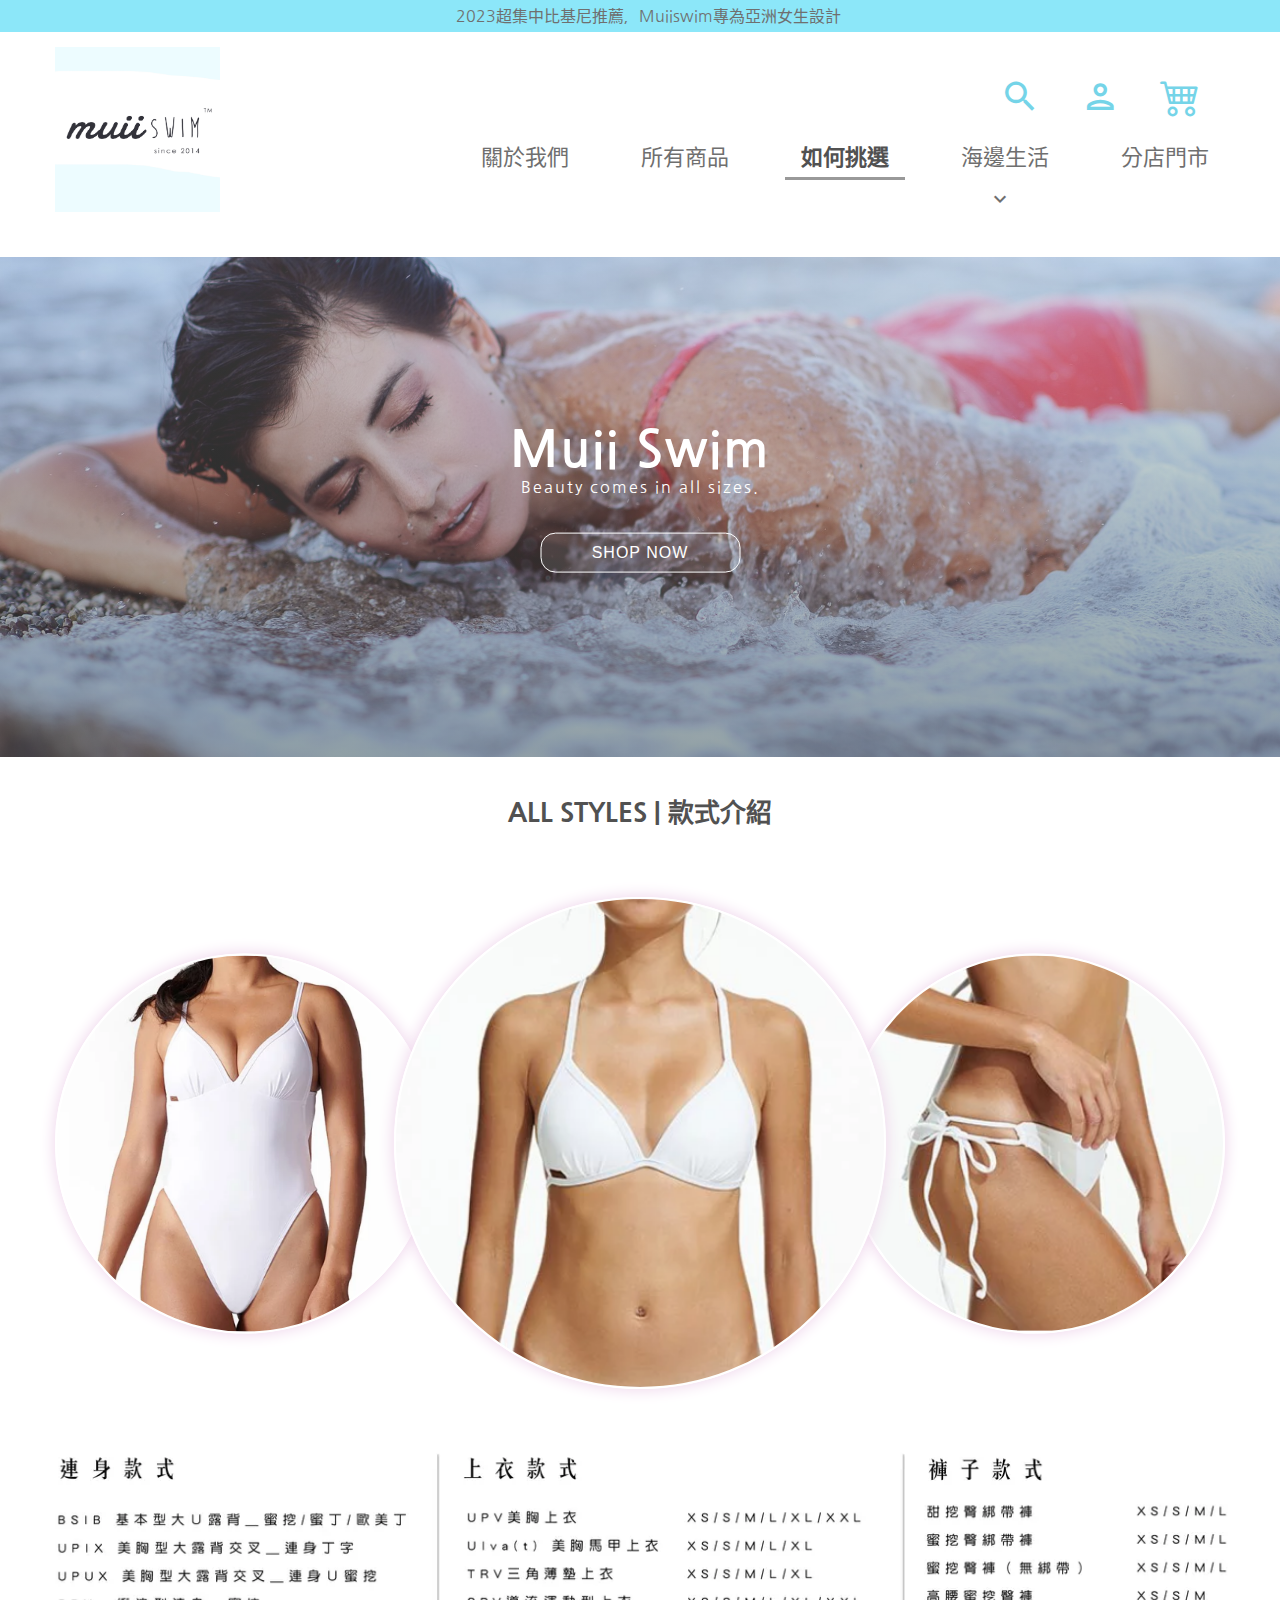
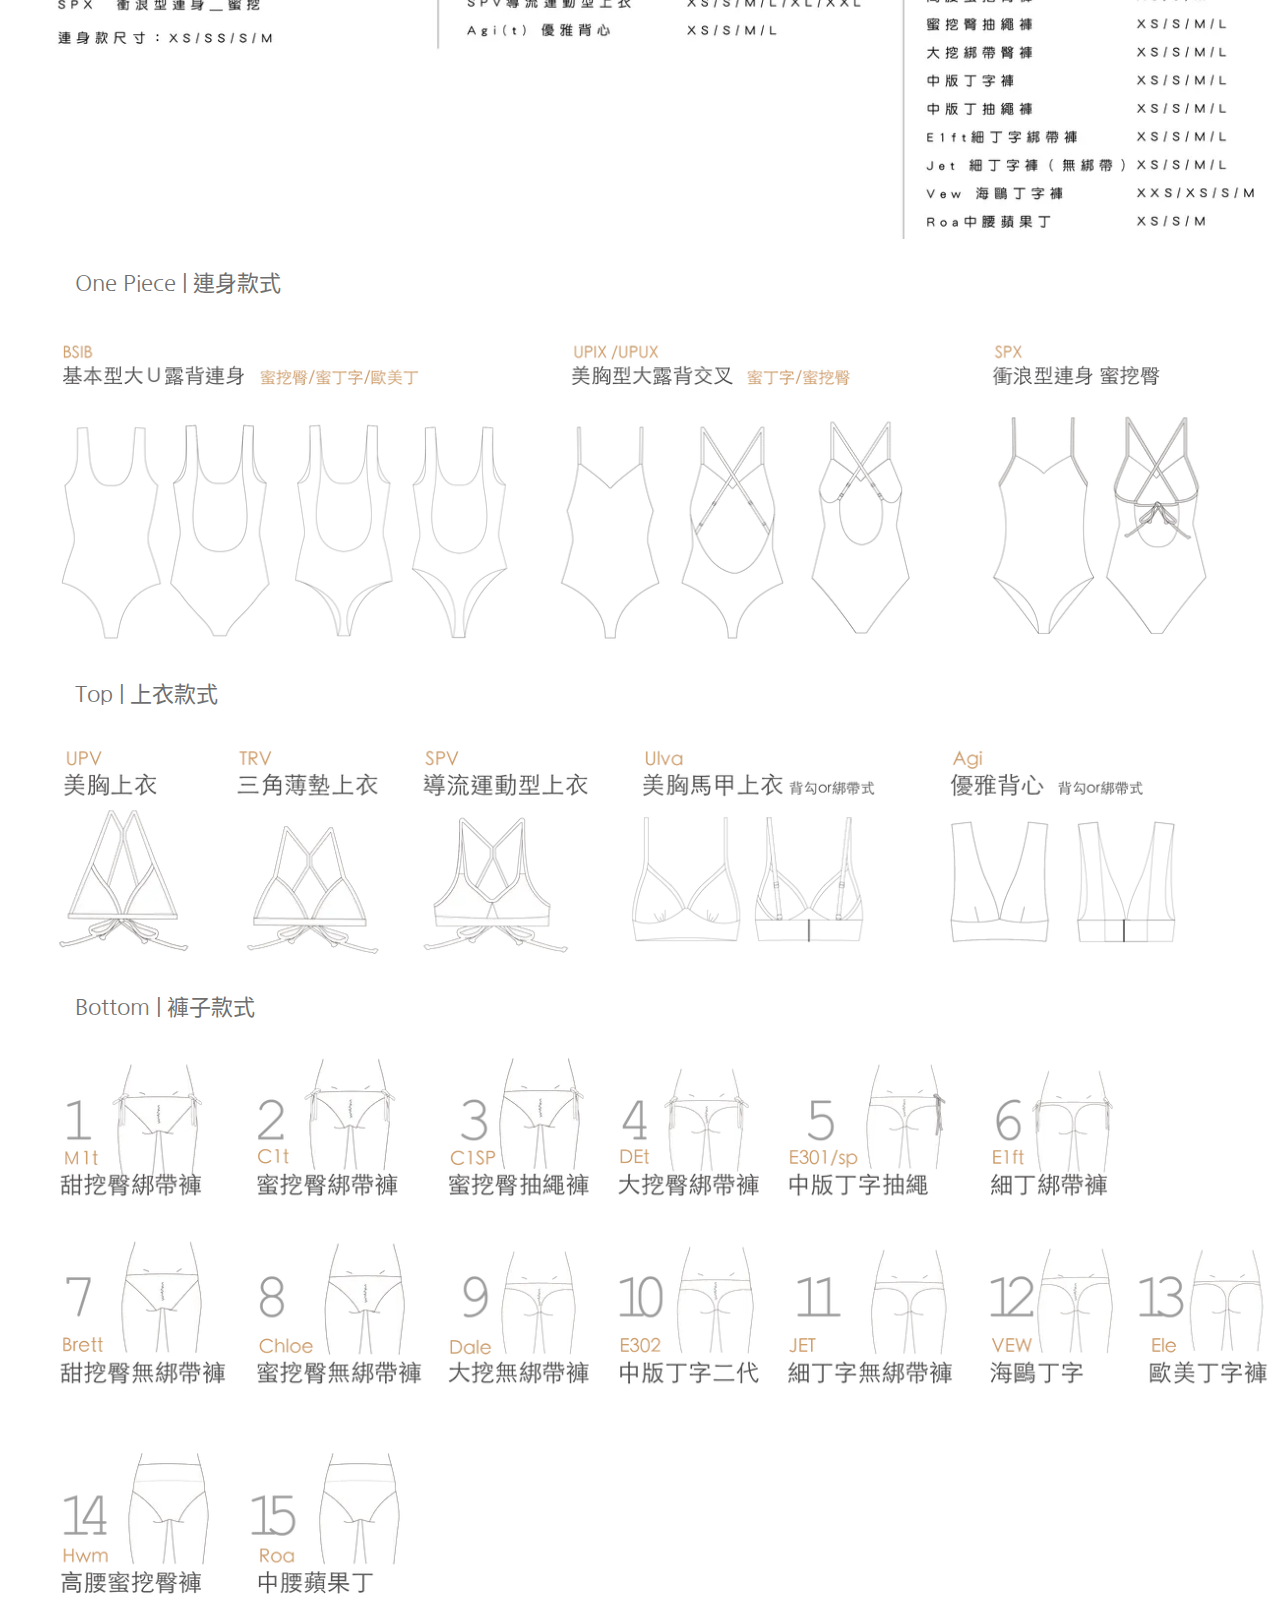
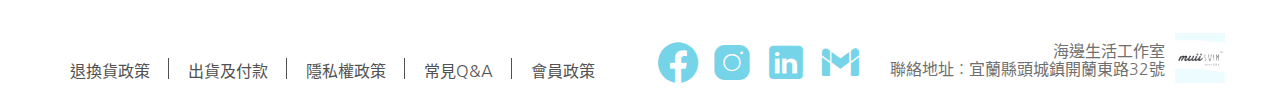
<file: pick.html>
<!DOCTYPE html>
<html lang="zh-TW">
<head>
        <meta charset="UTF-8">
        <meta name="keywords" content="">
        <meta name="description" content="">
        <meta name="viewport" content="width=device-width, initial-scale=1.0, minimum-scale=1.0, maximum-scale=2.0">
        <meta name="author" content="Soledad, jennysun6691@gmail.com">
        <!--viewport屬性說明參考資料: https://developer.mozilla.org/en-US/docs/Web/HTML/Viewport_meta_tag#viewport_basics-->
        <title>Muii Swim | Styles and Sizes</title>

        <!-- 網路字型 -->
        <link href="https://fonts.googleapis.com/css2?family=Nanum+Gothic&display=swap" rel="stylesheet">

        <!-- 網站小圖示(頁籤上) -->
        <link rel="icon" href="images/Muii_logo.jpg">
        <!-- 加入手機主畫面捷徑圖示 -->
        <link rel="apple-touch-icon" href="images/Muii_logo.jpg"> <!-- 建議512*512 -->

        <!-- Google圖標 -->
        <link href="https://fonts.googleapis.com/icon?family=Material+Icons" rel="stylesheet">
        <!-- 自訂圖標 -->
        <link rel="stylesheet" href="css/iconstyle.css" rel="stylesheet">
                
        <!-- 歸零CSS -->
        <link rel="stylesheet" href="css/reset.css">
        <!-- 變數設定CSS -->
        <link rel="stylesheet" href="css/basic.css">
        <!-- 版面CSS -->
        <link rel="stylesheet" href="css/style.css">

	<!-- 媒體查詢 -->
	<link rel="stylesheet" href="css/style_m.css" media="(min-width: 980px) and (max-width: 1239px)">
	<link rel="stylesheet" href="css/style_s.css" media="(max-width: 979px)">

        <!-- JQ載入 -->
        <script src="https://code.jquery.com/jquery-3.7.0.min.js"></script>

        <!-- gotop JS -->
        <script src="js/gotop.js"></script>  
</head>

<body>
        <!-- 不會改變的資料都用id -->
        <div class="special"><span>2023超集中比基尼推薦，Muiiswim專為亞洲女生設計</span></div>
        <div id="header">
             
             <div id="logo">
             <h1 title="Go back to Homepage"><span>Muii Swim</span><a href="index.html"></a></h1>
             </div>

             <div id="nav">
                  <!-- 上層固定選單 -->
                  <nav id="top-nav">
                        <ul>
                            <li><a href="#0"><span class="icon-cart" title="shopping car"></span></a></li>
                            <li><a href="#0"><span class="icon-account" title="membership"></span></a></li>
                            <li><a href="#0"><span class="icon-search" title="search"></span></a></li>
                        </ul>
                   </nav>
                   
                   <nav id="main-nav">
						<!-- 漢堡選單 -->
						<input type="checkbox" class="toggler">
						<div class="hamburger"> <!--漢堡三條線-->
							<div></div>
						</div>
                        <!-- 主選單 -->
						<div class="menu">
							<div>
								<div>
									<ul>
										<li><a href="about.html">關於我們</a></li>
										<li><a href="products.html">所有商品</a></li>
										<li><a href="pick.html" class="highlight_txt">如何挑選</a></li>
										<li><a href="news.html">海邊生活<span class="material-icons">expand_more</span></a>
											<ul>
												<li><a href="news_person.html">人物專訪</a></li>
												<li><a href="news_special.html">特別企劃</a></li>
											</ul>
										<li><a href="stores.html">分店門市</a></li>
                                                                                
                                                                                <!-- SNS選單 -->
										<p id="nav-sns">
											<a href="https://www.facebook.com/muiiswim/?locale=zh_TW" target="_blank"><span class="icon-facebook"></span></a>
											<a href="https://www.instagram.com/muiiswim/" target="_blank"><span class="icon-instagram-150"></span></a>
											<a href="#" target="_blank"><span class="icon-linkedin-150"></span></a>
											<a href="https://mail.google.com/" target="_blank"><span class="icon-gmail"></span></a>
										</p>
									</ul>
								</div>
							</div>
						</div>
                  </nav>
             </div>
        </div>

        <!-- 橫版大圖區塊 -->
        <div class="hero-image" style="background-image: linear-gradient(rgba(175, 175, 175, 0.3), rgba(78, 78, 78, 0.5)) , url(images/swimsuit_02.jpg);">
                <div class="hero-text">
                        <h1 class="font_size-50 line_height-15">Muii Swim</h1>
                        <p class="margin_bottom-20">Beauty comes in all sizes.</p>
                        <button>SHOP NOW</button>
                </div>
        </div>
        
        <!-- 3圖片區塊 -->
        <div id="main-content">
            <h2 class="color_dark_grey text_align-center">All Styles | 款式介紹</h2>
            <div class="features_box">
                <div class="pic_circle"></div>
                <div class="pic_circle"></div>
                <div class="pic_circle"></div>
            </div>
			<div class="size_pic">
					<img src="images/size1.png" alt="">
					<h4 class="margin_top-50 margin_bottom-20">One Piece | 連身款式</h4>
					<img src="images/size_suit.png" alt="所有連身款式">
					<h4 class="margin_top-50 margin_bottom-20">Top | 上衣款式</h4>
					<img src="images/size_top.png" alt="所有上身款式">
					<h4 class="margin_top-50 margin_bottom-20">Bottom | 褲子款式</h4>
					<img src="images/size_bottom.png" alt="所有下身款式">
			</div>
        </div>



        <!-- 頁尾區塊 -->
        <div id="footer">
                <!-- logo區域 -->
                <div id="small-logo"><img src="images/Muii_logo.jpg" alt=""></div>
                <div id="copyright">
                        <small>海邊生活工作室<br>聯絡地址：宜蘭縣頭城鎮開蘭東路32號</small>
                </div>

                <!-- 社群超連結&icon -->
                <div id="sns">
                        <a href="https://www.facebook.com/muiiswim/?locale=zh_TW" target="_blank"><span class="icon-facebook"></span></a>
                        <a href="https://www.instagram.com/muiiswim/" target="_blank"><span class="icon-instagram-150"></span></a>
                        <a href="#" target="_blank"><span class="icon-linkedin-150"></span></a>
                        <a href="https://mail.google.com/" target="_blank"><span class="icon-gmail"></span></a>
                </div>

                <!-- 退換貨政策 -->
                <div class="submenu">
                        <ul>
                                <li><a href="#">退換貨政策</a></li>
                                <li><a href="#">出貨及付款</a></li>
                                <li><a href="#">隱私權政策</a></li>
                                <li><a href="#">常見Q&A</a></li>
                                <li><a href="#">會員政策</a></li>
                        </ul>
                </div>

        </div>
        <!-- 置頂button -->
        <div id="gotop">
                <span class="material-icons">arrow_circle_up</span>
                <span class="gotip">Go Back To Top</span>
        </div>

</body>

</html>
</file>
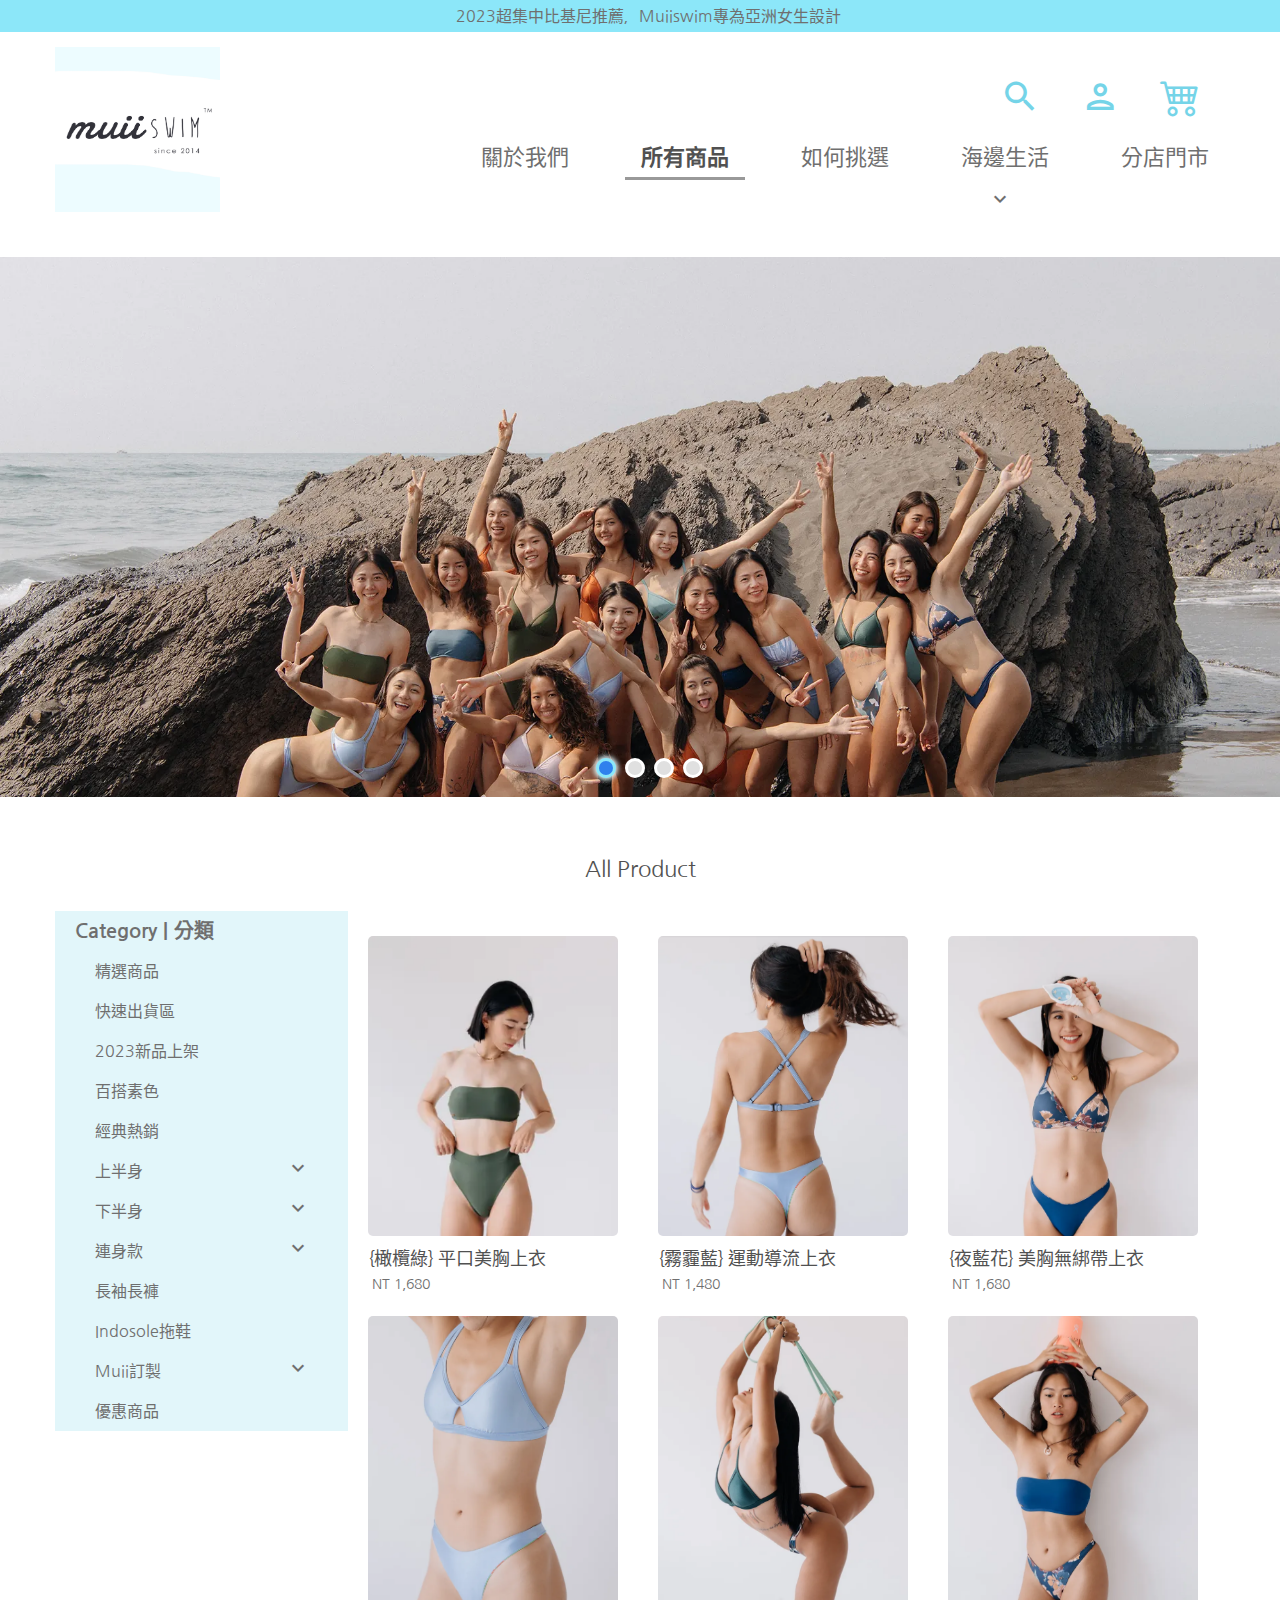
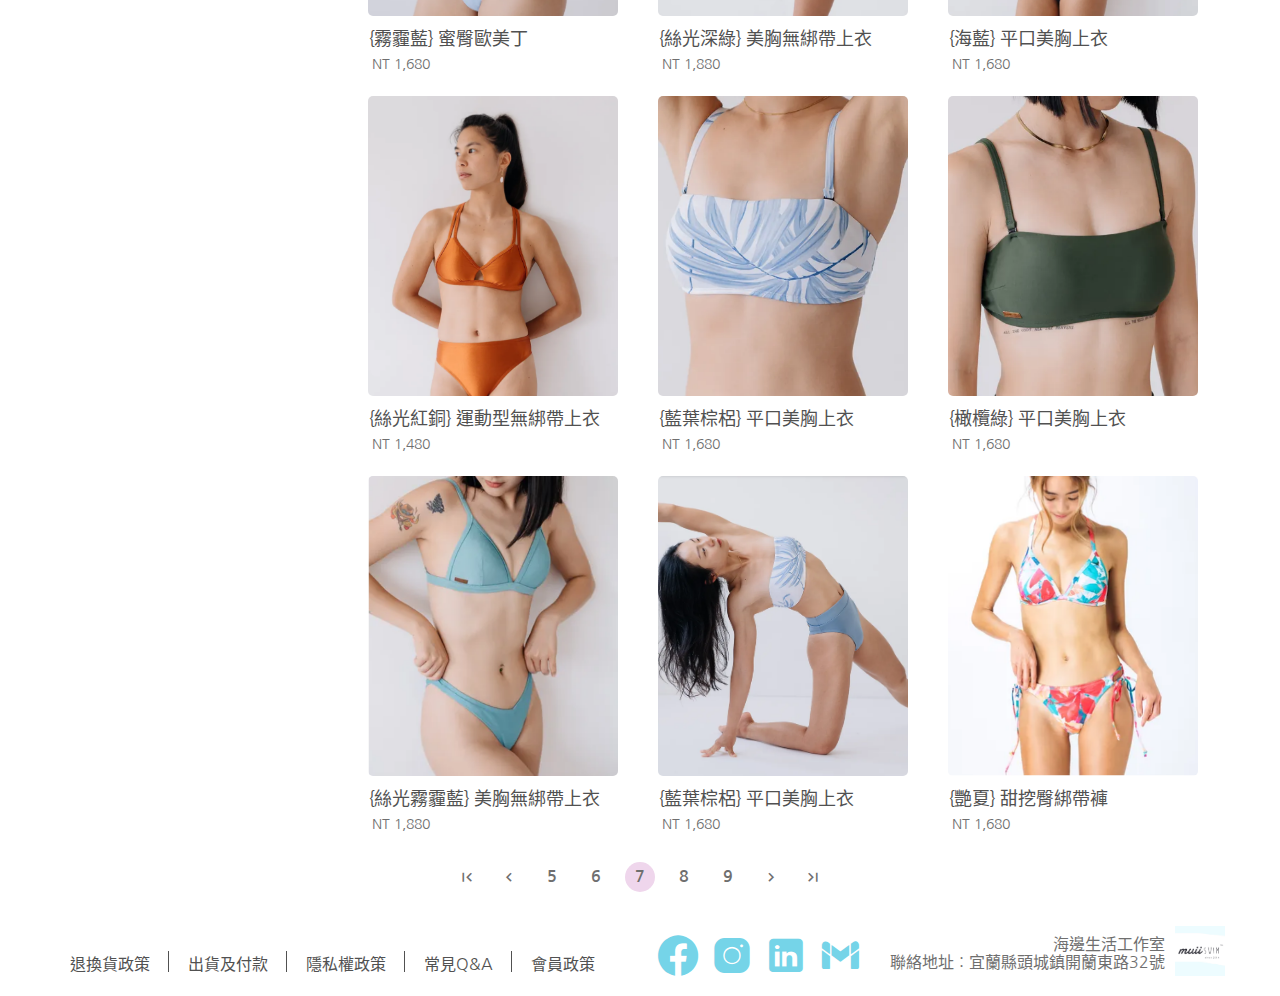
<file: products.html>
<!DOCTYPE html>
<html lang="zh-TW">
<head>
        <meta charset="UTF-8">
        <meta name="keywords" content="">
        <meta name="description" content="">
        <meta name="viewport" content="width=device-width, initial-scale=1.0, minimum-scale=1.0, maximum-scale=2.0">
        <meta name="author" content="Soledad, jennysun6691@gmail.com">
        <!--viewport屬性說明參考資料: https://developer.mozilla.org/en-US/docs/Web/HTML/Viewport_meta_tag#viewport_basics-->
        <title>Muii Swim | Our Products</title>

        <!-- 網路字型 -->
        <link href="https://fonts.googleapis.com/css2?family=Nanum+Gothic&display=swap" rel="stylesheet">

        <!-- 網站小圖示(頁籤上) -->
        <link rel="icon" href="images/Muii_logo.jpg">
        <!-- 加入手機主畫面捷徑圖示 -->
        <link rel="apple-touch-icon" href="images/Muii_logo.jpg"> <!-- 建議512*512 -->

        <!-- Google圖標 -->
        <link href="https://fonts.googleapis.com/icon?family=Material+Icons" rel="stylesheet">
        <!-- 自訂圖標 -->
        <link rel="stylesheet" href="css/iconstyle.css" rel="stylesheet">
        
        <!-- 歸零CSS -->
        <link rel="stylesheet" href="css/reset.css">
        <!-- 變數設定CSS -->
        <link rel="stylesheet" href="css/basic.css">
        <!-- 版面CSS -->
        <link rel="stylesheet" href="css/style.css">
        <!-- 橫幅輪播CSS -->
        <link rel="stylesheet" href="css/slide.css">

        <!-- 媒體查詢 -->
        <link rel="stylesheet" href="css/style_m.css" media="(min-width: 980px) and (max-width: 1239px)">
        <link rel="stylesheet" href="css/style_s.css" media="(max-width: 979px)">
        
        <!-- JQ載入 -->
        <script src="https://code.jquery.com/jquery-3.7.0.min.js"></script>

        <!-- 橫幅輪播 JS -->
        <script src="js/slide.min.js"></script>

        <!-- 產品選單 JS -->
        <script src="js/product_nav.js"></script> 

        <!-- gotop JS -->
        <script src="js/gotop.js"></script>  
</head>

<body>
        <!-- 不會改變的資料都用id -->
        <div class="special"><span>2023超集中比基尼推薦，Muiiswim專為亞洲女生設計</span></div>
        <div id="header">
             
             <div id="logo">
             <h1 title="Go back to Homepage"><span>Muii Swim</span><a href="index.html"></a></h1>
             </div>

             <div id="nav">
                  <!-- 上層固定選單 -->
                  <nav id="top-nav">
                        <ul>
                            <li><a href="#0"><span class="icon-cart" title="shopping car"></span></a></li>
                            <li><a href="#0"><span class="icon-account" title="membership"></span></a></li>
                            <li><a href="#0"><span class="icon-search" title="search"></span></a></li>
                        </ul>
                   </nav>
                   
                   <nav id="main-nav">
                    	<!-- 漢堡選單 -->
                        <input type="checkbox" class="toggler">
                        <div class="hamburger"> <!--漢堡三條線-->
                            <div></div>
                        </div>  
                        <!-- 主選單 -->
                        <div class="menu">
                            <div>
                                <div>
                                    <ul>
                                        <li><a href="about.html">關於我們</a></li>
                                        <li><a href="products.html" class="highlight_txt">所有商品</a></li>
                                        <li><a href="pick.html">如何挑選</a></li>
                                        <li><a href="news.html">海邊生活<span class="material-icons">expand_more</span></a>
                                            <ul>
                                                <li><a href="news_person.html">人物專訪</a></li>
                                                <li><a href="news_special.html">特別企劃</a></li>
                                            </ul>
                                        <li><a href="stores.html">分店門市</a></li>

                                        <!-- SNS選單 -->
										<p id="nav-sns">
											<a href="https://www.facebook.com/muiiswim/?locale=zh_TW" target="_blank"><span class="icon-facebook"></span></a>
											<a href="https://www.instagram.com/muiiswim/" target="_blank"><span class="icon-instagram-150"></span></a>
											<a href="#" target="_blank"><span class="icon-linkedin-150"></span></a>
											<a href="https://mail.google.com/" target="_blank"><span class="icon-gmail"></span></a>
										</p>
                                    </ul>
                                </div>
                            </div>
                        </div>
                  </nav>
             </div>
        </div>

        <!-- 輪播大圖區塊 -->
        <div id="banner">
                <div id="slide2d" class="slide-carousel slide-2d">
                        <ul class="item-list">
                                <li class="item0">
                                        <div class="item-content">
                                                <a href="#0">                
                                                        <picture>
                                                        <!-- [RWD]媒體查詢:依顯示器大小偵測要放入的圖片 -->
                                                        <source media="(min-width:768px) and (max-width:959px)" srcset="images/surfing_02.jpg"> <!--平板-->
                                                        <source media="(max-width:767px)" srcset="images/index3.jpg"> <!--手機-->
                                                        <img src="images/index9.jpg" alt="Muii Swim">
                                                        </picture>
                                                </a>
                                        </div>
                                </li>

                                <li class="item1">
                                        <div class="item-content">
                                                <a href="#0">                
                                                        <picture>
                                                        <source media="(min-width:768px) and (max-width:959px)" srcset="images/surfing_02.jpg"> <!--平板-->
                                                        <source media="(max-width:767px)" srcset="images/index3.jpg"> <!--手機-->
                                                        <img src="images/index3.jpg" alt="Muii Swim">
                                                        </picture>
                                                </a>
                                        </div>
                                </li>

                                <li class="item2">
                                        <div class="item-content">
                                                <a href="#0">                
                                                        <picture>
                                                        <source media="(min-width:768px) and (max-width:959px)" srcset="images/surfing_02.jpg"> <!--平板-->
                                                        <source media="(max-width:767px)" srcset="images/index3.jpg"> <!--手機-->
                                                        <img src="images/index7.jpg" alt="Muii Swim">
                                                        </picture>
                                                </a>
                                        </div>
                                </li>

                                <li class="item3">
                                        <div class="item-content">
                                                <a href="#0">                
                                                        <picture>
                                                        <source media="(min-width:768px) and (max-width:959px)" srcset="images/surfing_02.jpg"> <!--平板-->
                                                        <source media="(max-width:767px)" srcset="images/index3.jpg"> <!--手機-->
                                                        <img src="images/index8.jpg" alt="Muii Swim">
                                                        </picture>
                                                </a>
                                        </div>
                                </li>
                        </ul>
                        <!-- 指示圓點小圖示 -->
                        <div class="indicator-list">
                                <a href="#0" data-slide-index="0" class="selected"></a>
                                <a href="#0" data-slide-index="1"></a>
                                <a href="#0" data-slide-index="2"></a>
                                <a href="#0" data-slide-index="3"></a>
                        </div>
                        <!-- 左右控制箭頭 -->
                        <div class="control">
                                <a href="#0" class="icon-chevron_left" glyphicon glyphicon-menu-left></a>
                                <a href="#0" class="icon-chevron_right" glyphicon glyphicon-menu-right></a>
                        </div>
                        <!-- 下方黑色區塊 -->
                        <div class="desc"></div>
                </div>
            </div>
        
        <!-- 內容區塊 -->
        <div id="main-content">
            <!-- 左側導覽列 -->
            <h4 class="color_dark_grey text_align-center margin_bottom-20">All Product</h4>
            
            <div class="left">
                <h5 class="font_weight-bolder">Category | 分類</h5>
                <nav id="product_nav">
                    <ul id="dropdown_menu">
                        <li><a href="#0">精選商品</a></li>
                        <li><a href="#0">快速出貨區</a></li>
                        <li><a href="#0">2023新品上架</a></li>
                        <li><a href="#0">百搭素色</a></li>
                        <li><a href="#0">經典熱銷</a></li>
                        <li><a href="#0">上半身<span class="button"><i class="material-icons">expand_more</i></span></a>
                            <ul class="nav_item">
                                <li><a href="#0">平口美胸上衣</a></li>
                                <li><a href="#0">美胸馬甲上衣</a></li>
                                <li><a href="#0">美胸無綁帶上衣</a></li>
                            </ul>
                        </li>
                        <li><a href="#0">下半身<span class="button"><i class="material-icons">expand_more</i></span></a>
                            <ul class="nav_item">
                                <li><a href="#0">甜挖臀版型</a></li>
                                <li><a href="#0">中/高腰褲</a></li>
                                <li><a href="#0">丁字版型</a></li>
                            </ul>
                        </li>
                        <li><a href="#0">連身款<span class="button"><i class="material-icons">expand_more</i></span></a>
                            <ul class="nav_item">
                                <li><a href="#0">基本露背款</a></li>
                                <li><a href="#0">連身甜挖</a></li>
                                <li><a href="#0">連身丁字</a></li>
                            </ul>
                        </li>
                        <li><a href="#0">長袖長褲</a></li>
                        <li><a href="#0">Indosole拖鞋</a></li>
                        <li><a href="#0">Muii訂製<span class="button"><i class="material-icons">expand_more</i></span></a>
                            <ul class="nav_item">
                                <li><a href="#0">{花色}訂製</a></li>
                                <li><a href="#0">花色總攬</a></li>
                            </ul>
                        </li>
                        <li><a href="#0">優惠商品</a></li>
                    </ul>
                </nav>
            </div>
    

            <!-- 右側產品列 -->

            <div class="right">            
                <div class="demobox">
                    <a href="product_single.html">
                        <div class="bg_top" style="background-image:url(images/product8.png)">
                            <button class="cart_button">加入購物車</button>
                        </div>
                    <h6>{橄欖綠} 平口美胸上衣</h6>
                    </a>
                    <span class="price">NT 1,680</span>
                </div>

                <div class="demobox">
                    <a href="product_single.html">
                        <div class="bg_top" style="background-image:url(images/product2-1.png)">
                            <button class="cart_button">加入購物車</button>
                        </div>
                        <h6>{霧霾藍} 運動導流上衣</h6>
                    </a>
                    <span class="price">NT 1,480</span>
                </div>

                <div class="demobox">
                    <a href="product_single.html">
                        <div class="bg_top" style="background-image:url(images/product4.png)">
                            <button class="cart_button">加入購物車</button>
                        </div>
                        <h6>{夜藍花} 美胸無綁帶上衣</h6>
                    </a>
                    <span class="price">NT 1,680</span>
                </div>

                <div class="demobox">
                    <a href="product_single.html">
                        <div class="bg_bottom" style="background-image:url(images/product2-2.png)">
                            <button class="cart_button">加入購物車</button>
                        </div>
                        <h6>{霧霾藍} 蜜臀歐美丁</h6>
                    </a>
                    <span class="price">NT 1,680</span>
                </div>

                <div class="demobox">
                    <a href="product_single.html">
                        <div class="bg_bottom" style="background-image:url(images/product3.png)">
                            <button class="cart_button">加入購物車</button>
                        </div>
                        <h6>{絲光深綠} 美胸無綁帶上衣</h6>
                    </a>
                    <span class="price">NT 1,880</span>
                </div>

                <div class="demobox">
                    <a href="product_single.html">
                        <div class="bg_bottom" style="background-image:url(images/product5.png)">
                            <button class="cart_button">加入購物車</button>
                        </div>
                        <h6>{海藍} 平口美胸上衣</h6>
                    </a>
                    <span class="price">NT 1,680</span>
                </div>

                <div class="demobox">
                    <a href="product_single.html">
                        <div class="bg_top" style="background-image:url(images/product6.png)">
                            <button class="cart_button">加入購物車</button>
                        </div>
                        <h6>{絲光紅銅} 運動型無綁帶上衣</h6>
                    </a>
                    <span class="price">NT 1,480</span>
                </div>

                <div class="demobox">
                    <a href="product_single.html">
                        <div class="bg_top" style="background-image:url(images/product10.png)">
                            <button class="cart_button">加入購物車</button>
                        </div>
                        <h6>{藍葉棕梠} 平口美胸上衣</h6>
                    </a>
                    <span class="price">NT 1,680</span>
                </div>

                <div class="demobox">
                    <a href="product_single.html">
                        <div class="bg_top" style="background-image:url(images/product11.png)">
                            <button class="cart_button">加入購物車</button>
                        </div>
                        <h6>{橄欖綠} 平口美胸上衣</h6>
                    </a>
                    <span class="price">NT 1,680</span>
                </div>

                <div class="demobox">
                    <a href="product_single.html">
                        <div class="bg_bottom" style="background-image:url(images/product12.png)">
                            <button class="cart_button">加入購物車</button>
                        </div>
                        <h6>{絲光霧霾藍} 美胸無綁帶上衣</h6>
                    </a>
                    <span class="price">NT 1,880</span>
                </div>

                <div class="demobox">
                    <a href="product_single.html">
                        <div class="bg_bottom" style="background-image:url(images/product13.png)">
                            <button class="cart_button">加入購物車</button>
                        </div>
                        <h6>{藍葉棕梠} 平口美胸上衣</h6>
                    </a>
                    <span class="price">NT 1,680</span>
                </div>

                <div class="demobox">
                    <a href="product_single.html">
                        <div class="bg_bottom" style="background-image:url(images/product14.png)">
                            <button class="cart_button">加入購物車</button>
                        </div>
                        <h6>{艷夏} 甜挖臀綁帶褲</h6>
                    </a>
                    <span class="price">NT 1,680</span>
                </div>
            </div>
        </div>    

        <!-- 頁面導覽頁碼+圖示 數字 -->

        <div id="nav_bar">
                <!-- <a href="#0" class="current-icon">1</a>
                <a href="#p2">2</a>
                <a href="#p3">3</a>
                <a href="#p4">4</a>
                <a href="#p5">5</a>-->

                <!-- 左邊箭頭 -->
                <a href="#" class="tooltip" style="transform: translateY(5%);">
                        <i class="icon-first_page"></i>
                        <span class="tooltiptext">前5頁</span>
                </a>
                <a href="#" style="transform: translateY(5%);"><span class="icon-chevron_left"></span></a>

                <!-- 數字區 -->
                <a href="#"><span class="icon_num">5</span></a>
                <a href="#"><span class="icon_num">6</span></a>
                <a href="#0"><span class="icon_num  current-icon">7</span></a>
                <a href="#"><span class="icon_num">8</span></a>
                <a href="#"><span class="icon_num">9</span></a>

                <!-- 右邊箭頭 -->
                <a href="#" style="transform: translateY(5%);"><span class="icon-chevron_right"></span></a>
                <a href="#" class="tooltip" style="transform: translateY(5%);">
                        <i class="icon-last_page"></i>
                        <span class="tooltiptext">下5頁</span>
                </a>
        </div> 
        <!-- 頁尾區塊 -->
        <div id="footer">
                <!-- logo區域 -->
                <div id="small-logo"><img src="images/Muii_logo.jpg" alt=""></div>
                <div id="copyright">
                        <small>海邊生活工作室<br>聯絡地址：宜蘭縣頭城鎮開蘭東路32號</small>
                </div>

                <!-- 社群超連結&icon -->
                <div id="sns">
                        <a href="https://www.facebook.com/muiiswim/?locale=zh_TW" target="_blank"><span class="icon-facebook"></span></a>
                        <a href="https://www.instagram.com/muiiswim/" target="_blank"><span class="icon-instagram-150"></span></a>
                        <a href="#" target="_blank"><span class="icon-linkedin-150"></span></a>
                        <a href="https://mail.google.com/" target="_blank"><span class="icon-gmail"></span></a>
                </div>

                <!-- 退換貨政策 -->
                <div class="submenu">
                    <ul>
                            <li><a href="#">退換貨政策</a></li>
                            <li><a href="#">出貨及付款</a></li>
                            <li><a href="#">隱私權政策</a></li>
                            <li><a href="#">常見Q&A</a></li>
                            <li><a href="#">會員政策</a></li>
                    </ul>
                </div>

        </div>
        <!-- 置頂button -->
        <div id="gotop">
                <span class="material-icons">arrow_circle_up</span>
                <span class="gotip">Go Back To Top</span>
        </div>

</body>

</html>
</file>
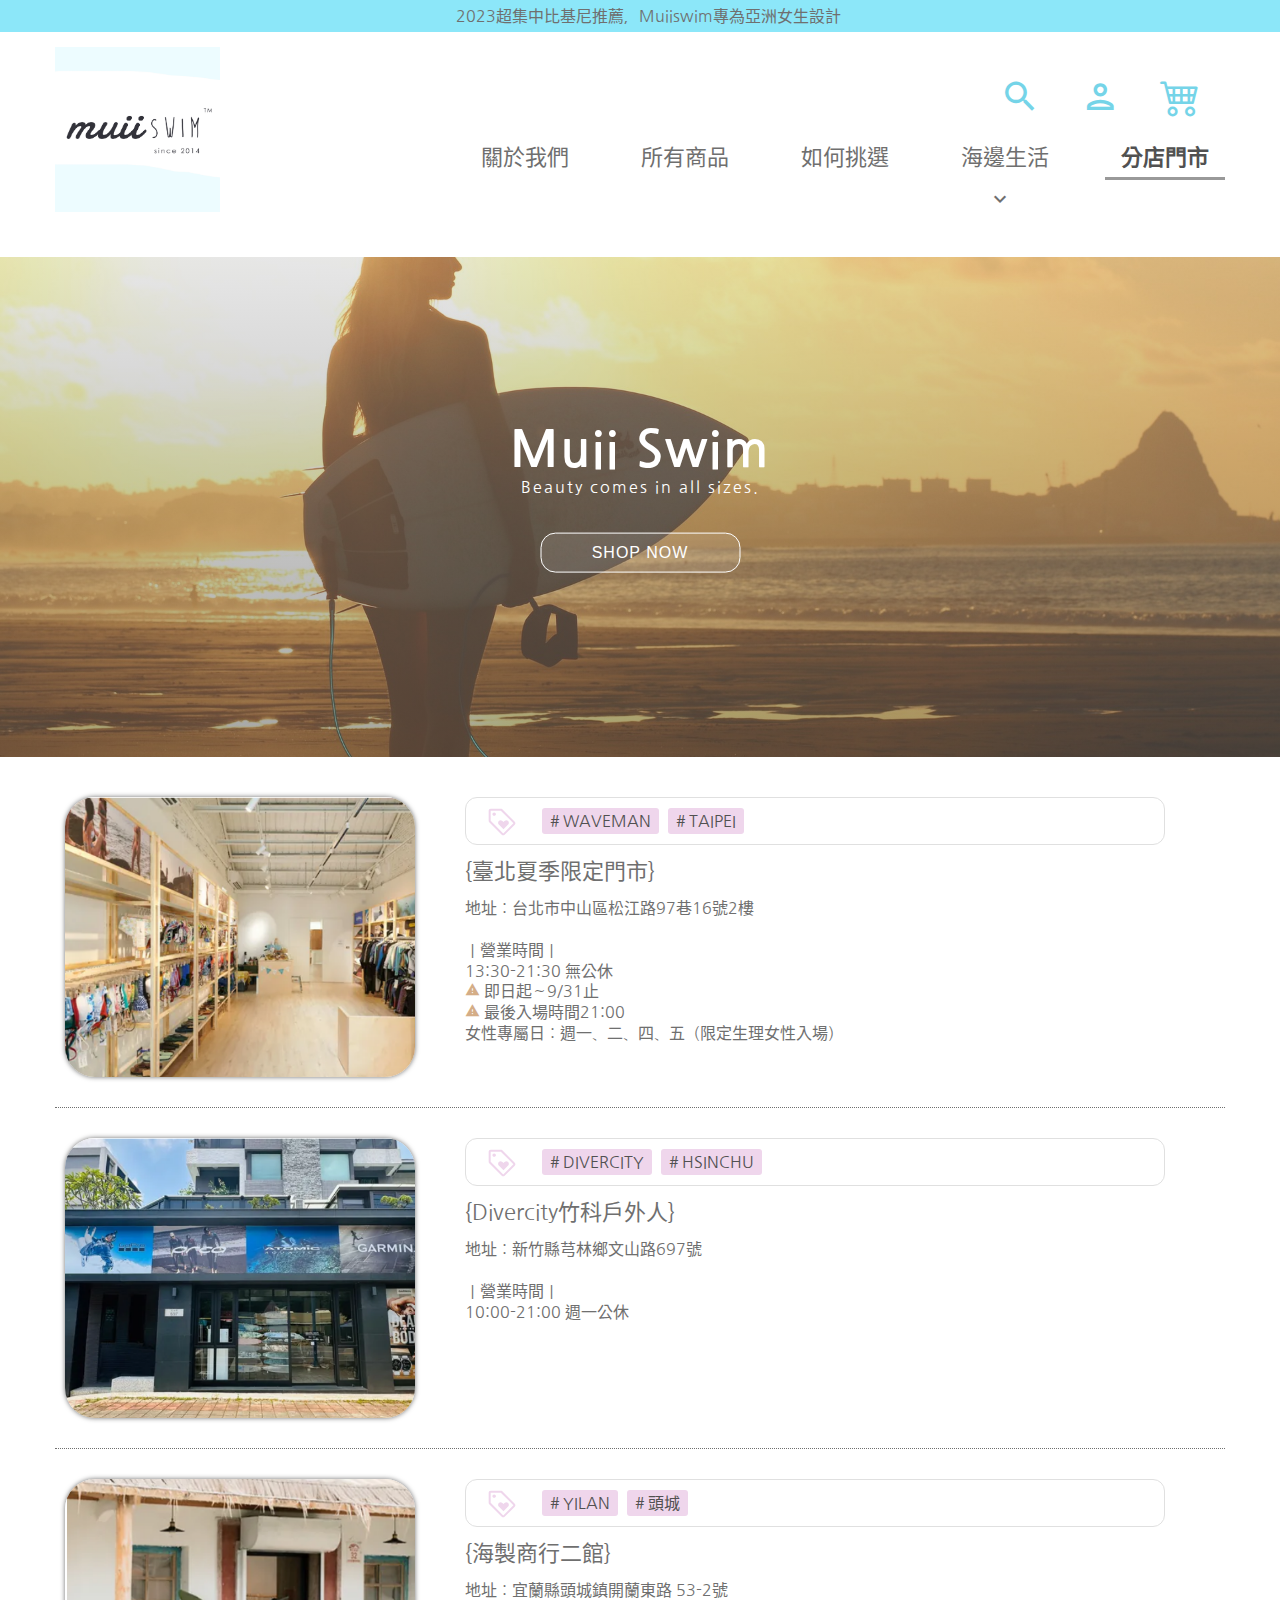
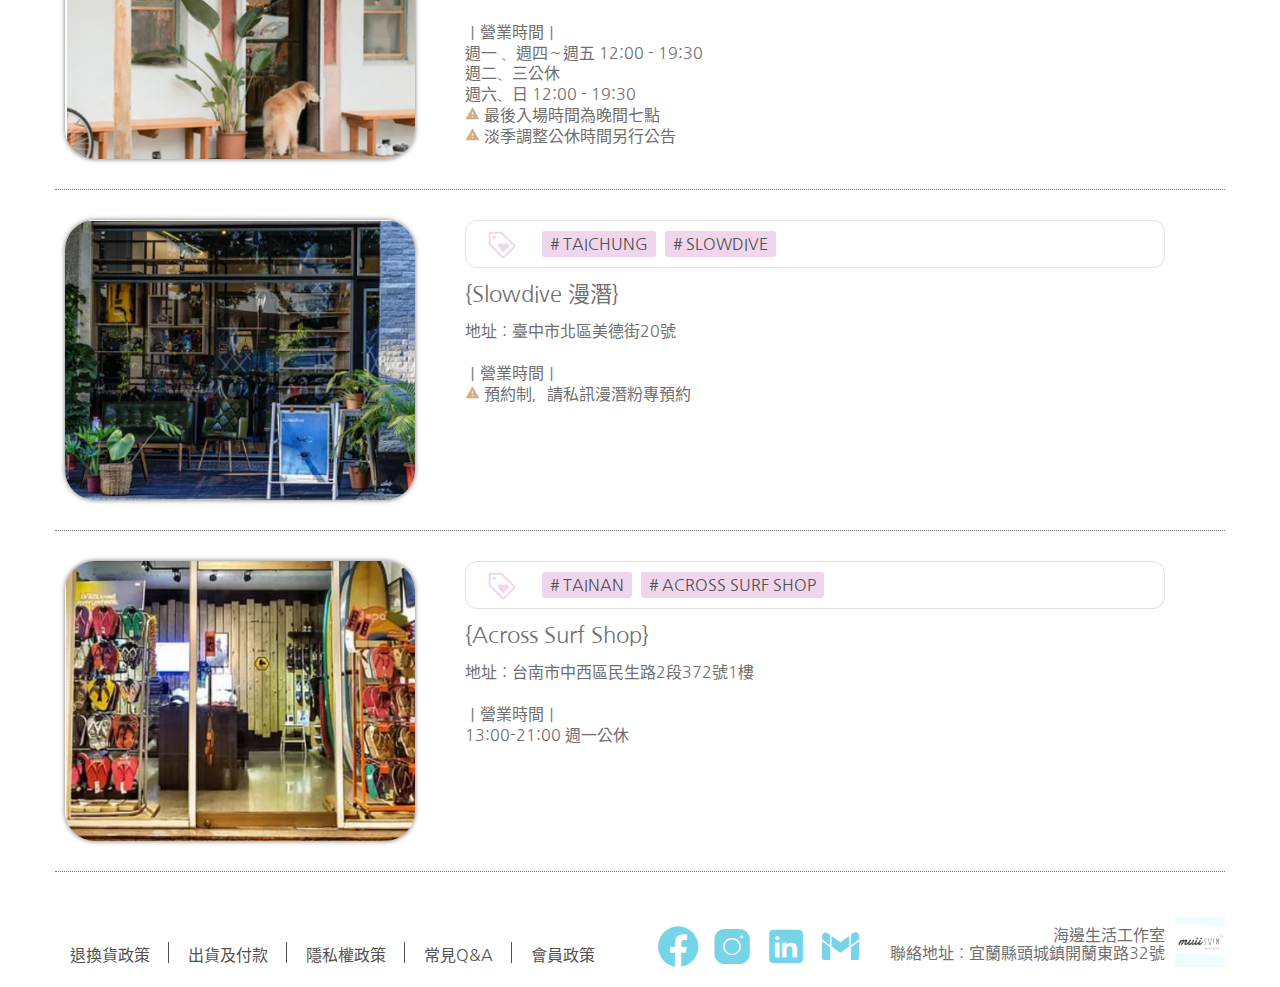
<file: stores.html>
<!DOCTYPE html>
<html lang="zh-TW">
<head>
        <meta charset="UTF-8">
        <meta name="keywords" content="">
        <meta name="description" content="">
        <meta name="viewport" content="width=device-width, initial-scale=1.0, minimum-scale=1.0, maximum-scale=2.0">
        <meta name="author" content="Soledad, jennysun6691@gmail.com">
        <!--viewport屬性說明參考資料: https://developer.mozilla.org/en-US/docs/Web/HTML/Viewport_meta_tag#viewport_basics-->
        <title>Muii Swim |Our Stores</title>

        <!-- 網路字型 -->
        <link href="https://fonts.googleapis.com/css2?family=Nanum+Gothic&display=swap" rel="stylesheet">

        <!-- 網站小圖示(頁籤上) -->
        <link rel="icon" href="images/Muii_logo.jpg">
        <!-- 加入手機主畫面捷徑圖示 -->
        <link rel="apple-touch-icon" href="images/Muii_logo.jpg"> <!-- 建議512*512 -->

        <!-- Google圖標 -->
        <link href="https://fonts.googleapis.com/icon?family=Material+Icons" rel="stylesheet">
        <!-- 自訂圖標 -->
        <link rel="stylesheet" href="css/iconstyle.css" rel="stylesheet">

        <!-- 歸零CSS -->
        <link rel="stylesheet" href="css/reset.css">
        <!-- 變數設定CSS -->
        <link rel="stylesheet" href="css/basic.css">
        <!-- 版面CSS -->
        <link rel="stylesheet" href="css/style.css">

	<!-- 媒體查詢 -->
	<link rel="stylesheet" href="css/style_m.css" media="(min-width: 980px) and (max-width: 1239px)">
	<link rel="stylesheet" href="css/style_s.css" media="(max-width: 979px)">

        <!-- JQ載入 -->
        <script src="https://code.jquery.com/jquery-3.7.0.min.js"></script>

        <!-- gotop JS -->
        <script src="js/gotop.js"></script>  
</head>

<body>
        <!-- 不會改變的資料都用id -->
        <div class="special"><span>2023超集中比基尼推薦，Muiiswim專為亞洲女生設計</span></div>
        <div id="header">
             
             <div id="logo">
             <h1 title="Go back to Homepage"><span>Muii Swim</span><a href="index.html"></a></h1>
             </div>

             <div id="nav">
                  <!-- 上層固定選單 -->
                  <nav id="top-nav">
                        <ul>
                            <li><a href="#0"><span class="icon-cart" title="shopping car"></span></a></li>
                            <li><a href="#0"><span class="icon-account" title="membership"></span></a></li>
                            <li><a href="#0"><span class="icon-search" title="search"></span></a></li>
                        </ul>
                   </nav>
                   
                   <nav id="main-nav">
                   		<!-- 漢堡選單 -->
						<input type="checkbox" class="toggler">
						<div class="hamburger"> <!--漢堡三條線-->
							<div></div>
						</div>  
                       	<!-- 主選單 -->
						<div class="menu">
							<div>
								<div>
									<ul>
										<li><a href="about.html">關於我們</a></li>
										<li><a href="products.html">所有商品</a></li>
										<li><a href="pick.html">如何挑選</a></li>
										<li><a href="news.html">海邊生活<span class="material-icons">expand_more</span></a>
											<ul>
												<li><a href="news_person.html">人物專訪</a></li>
												<li><a href="news_special.html">特別企劃</a></li>
											</ul>
										<li><a href="stores.html" class="highlight_txt">分店門市</a></li>

                                                                                <!-- SNS選單 -->
										<p id="nav-sns">
											<a href="https://www.facebook.com/muiiswim/?locale=zh_TW" target="_blank"><span class="icon-facebook"></span></a>
											<a href="https://www.instagram.com/muiiswim/" target="_blank"><span class="icon-instagram-150"></span></a>
											<a href="#" target="_blank"><span class="icon-linkedin-150"></span></a>
											<a href="https://mail.google.com/" target="_blank"><span class="icon-gmail"></span></a>
										</p>
									</ul>
								</div>
							</div>
						</div>
                  </nav>
             </div>
        </div>

        <!-- 橫版大圖區塊 -->
        <div class="hero-image" style="background-image: linear-gradient(rgba(175, 175, 175, 0.3), rgba(78, 78, 78, 0.5)) , url(images/surfing_02.jpg);">
                <div class="hero-text">
                        <h1 class="font_size-50 line_height-15">Muii Swim</h1>
                        <p class="margin_bottom-20">Beauty comes in all sizes.</p>
                        <button>SHOP NOW</button>
                </div>
        </div>
        
        <!-- 內容區塊 -->
        <div id="main-content">
            <div class="storepost">
                    <!-- 左方圖片 -->
                    <div class="store_pic border_radius-30">
                        <a href="https://goo.gl/maps/gfBfEe3ARKYz4wTX6">
                            <img src="images/store1.png" alt="Muii台北限定門市" class="flip_img">
                            <p class="middle">Google Map</p>
                        </a>     
                    </div>
                    
                    <!-- 右方文字欄位 -->
                    <div class="store_txt">
                            <div class="category">
                                    <!-- 標籤設計 --> <!--fill:svg文字格式改顏色，若之後要做hover互動，此處未設定fill顏色沒關係-->
                                    <svg class="myicon" fill="#F18AB8" xmlns="http://www.w3.org/2000/svg" height="2em" viewBox="0 -960 960 960" width="2em">
                                    <path d="m524-262 140-140q11-11 16-24.5t5-28.5q0-32-22.5-54.5T608-532q-20 0-40 13t-44 42q-24-29-44-42t-40-13q-32 0-54.5 
                                    22.5T363-455q0 15 5 28.5t16 24.5l140 140Zm35 165q-18 18-43.5 18T472-97L97-472q-10-10-13.5-21T80-516v-304q0-26 17-43t43-17h304q12 
                                    0 24 3.5t22 13.5l373 373q19 19 19 44.5T863-401L559-97Zm-41-41 304-304-378-378H140v304l378 378ZM245-664q21 0 36.5-15.5T297-716q0-21-15.5-36.5T245-768q-21 
                                    0-36.5 15.5T193-716q0 21 15.5 36.5T245-664ZM140-820Z"/>
                                    </svg>
                                    <a href="#">Waveman</a>
                                    <a href="#">Taipei</a>

                            </div>
                            <!-- 右方文字 -->
                            <h4>{臺北夏季限定門市}</h4>
                            <p class="text-align_justify">地址：台北市中山區松江路97巷16號2樓<br>
                            <br>
                            ｜營業時間｜<br>
                            13:30-21:30 無公休<br>
                            <i class="material-icons color_secondary" style="font-size: 15px;">warning</i> 即日起～9/31止<br>
                            <i class="material-icons color_secondary" style="font-size: 15px;">warning</i> 最後入場時間21:00 <br>
                            女性專屬日：週一、二、四、五（限定生理女性入場）
                            </p>
                    </div>
            </div>

            <div class="storepost">
                    <!-- 左方圖片 -->
                    <div class="store_pic border_radius-30">
                            <a href="https://goo.gl/maps/yYes5odtzhpxduBK6">
                                <img src="images/store2.png" alt="" class="flip_img">
                                <p class="middle">Google Map</p>
                            </a>
                    </div>
                    
                    <!-- 右方文字欄位 -->
                    <div class="store_txt">
                            <div class="category">
                                    <!-- 標籤設計 -->
                                    <svg class="myicon" fill="#F18AB8" xmlns="http://www.w3.org/2000/svg" height="2em" viewBox="0 -960 960 960" width="2em">
                                    <path d="m524-262 140-140q11-11 16-24.5t5-28.5q0-32-22.5-54.5T608-532q-20 0-40 13t-44 42q-24-29-44-42t-40-13q-32 0-54.5 
                                    22.5T363-455q0 15 5 28.5t16 24.5l140 140Zm35 165q-18 18-43.5 18T472-97L97-472q-10-10-13.5-21T80-516v-304q0-26 17-43t43-17h304q12 
                                    0 24 3.5t22 13.5l373 373q19 19 19 44.5T863-401L559-97Zm-41-41 304-304-378-378H140v304l378 378ZM245-664q21 0 36.5-15.5T297-716q0-21-15.5-36.5T245-768q-21 
                                    0-36.5 15.5T193-716q0 21 15.5 36.5T245-664ZM140-820Z"/>
                                    </svg>
                                    <a href="#">Divercity</a>
                                    <a href="#">Hsinchu</a>
                            </div>
                            <!-- 右方文字 -->
                            <h4>{Divercity竹科戶外人}</h4>
                            <p class="text-align_justify">
                                地址：新竹縣芎林鄉文山路697號<br>
                                <br>
                                ｜營業時間｜<br>
                                10:00-21:00 週一公休<br>
                            </p>
                    </div>
            </div>

            <div class="storepost">
                    <!-- 左方圖片 -->
                    <div class="store_pic border_radius-30">
                            <a href="https://goo.gl/maps/y4oZg3GJpYDtvAHE8">
                                <img src="images/store3.png" alt="" class="flip_img">
                                <p class="middle">Google Map</p>
                            </a>
                    </div>
                    
                    <!-- 右方文字欄位 -->
                    <div class="store_txt">
                            <div class="category">
                                    <!-- 標籤設計 -->
                                    <svg class="myicon" fill="#F18AB8" xmlns="http://www.w3.org/2000/svg" height="2em" viewBox="0 -960 960 960" width="2em">
                                    <path d="m524-262 140-140q11-11 16-24.5t5-28.5q0-32-22.5-54.5T608-532q-20 0-40 13t-44 42q-24-29-44-42t-40-13q-32 0-54.5 
                                    22.5T363-455q0 15 5 28.5t16 24.5l140 140Zm35 165q-18 18-43.5 18T472-97L97-472q-10-10-13.5-21T80-516v-304q0-26 17-43t43-17h304q12 
                                    0 24 3.5t22 13.5l373 373q19 19 19 44.5T863-401L559-97Zm-41-41 304-304-378-378H140v304l378 378ZM245-664q21 0 36.5-15.5T297-716q0-21-15.5-36.5T245-768q-21 
                                    0-36.5 15.5T193-716q0 21 15.5 36.5T245-664ZM140-820Z"/>
                                    </svg>
                                    <a href="#">Yilan</a>
                                    <a href="#">頭城</a>
                            </div>
                            <!-- 右方文字 -->
                            <h4>{海製商行二館}</h4>
                            <p class="text-align_justify">地址：宜蘭縣頭城鎮開蘭東路 53-2號<br>
                                <br>
                                ｜營業時間｜<br>
                                週一 、週四～週五 12:00 - 19:30<br>
                                週二、三公休<br>
                                週六、日         12:00 - 19:30<br>
                                <i class="material-icons color_secondary" style="font-size: 15px;">warning</i> 最後入場時間為晚間七點<br>
                                <i class="material-icons color_secondary" style="font-size: 15px;">warning</i> 淡季調整公休時間另行公告<br>
                            </p>
                    </div>
            </div>

            <div class="storepost">
                    <!-- 左方圖片 -->
                    <div class="store_pic border_radius-30">
                            <a href="https://goo.gl/maps/2VxVPVjpugFZR3R9A">
                                <img src="images/store4.png" alt="" class="flip_img">
                                <p class="middle">Google Map</p>
                            </a>
                    </div>
                    
                    <!-- 右方文字欄位 -->
                    <div class="store_txt">
                            <div class="category">
                                    <!-- 標籤設計 -->
                                    <svg class="myicon" fill="#F18AB8" xmlns="http://www.w3.org/2000/svg" height="2em" viewBox="0 -960 960 960" width="2em">
                                    <path d="m524-262 140-140q11-11 16-24.5t5-28.5q0-32-22.5-54.5T608-532q-20 0-40 13t-44 42q-24-29-44-42t-40-13q-32 0-54.5 
                                    22.5T363-455q0 15 5 28.5t16 24.5l140 140Zm35 165q-18 18-43.5 18T472-97L97-472q-10-10-13.5-21T80-516v-304q0-26 17-43t43-17h304q12 
                                    0 24 3.5t22 13.5l373 373q19 19 19 44.5T863-401L559-97Zm-41-41 304-304-378-378H140v304l378 378ZM245-664q21 0 36.5-15.5T297-716q0-21-15.5-36.5T245-768q-21 
                                    0-36.5 15.5T193-716q0 21 15.5 36.5T245-664ZM140-820Z"/>
                                    </svg>
                                    <a href="#">Taichung</a>
                                    <a href="#">Slowdive</a>
                            </div>
                            <!-- 右方文字 -->
                            <h4>{Slowdive 漫潛}</h4>
                            <p class="text-align_justify">
                                地址：臺中市北區美德街20號<br>
                                <br>
                                ｜營業時間｜<br>
                                <i class="material-icons color_secondary" style="font-size: 15px;">warning</i> 預約制，請私訊漫潛粉專預約
                            </p>
                    </div>
            </div>

            <div class="storepost">
                    <!-- 左方圖片 -->
                    <div class="store_pic border_radius-30">
                            <a href="https://goo.gl/maps/9ju52vQwPMFfL5wK9">
                                <img src="images/store5.png" alt="" class="flip_img">
                                <p class="middle">Google Map</p>
                            </a>
                    </div>
                    
                    <!-- 右方文字欄位 -->
                    <div class="store_txt">
                            <div class="category">
                                    <!-- 標籤設計 -->
                                    <svg class="myicon" fill="#F18AB8" xmlns="http://www.w3.org/2000/svg" height="2em" viewBox="0 -960 960 960" width="2em">
                                    <path d="m524-262 140-140q11-11 16-24.5t5-28.5q0-32-22.5-54.5T608-532q-20 0-40 13t-44 42q-24-29-44-42t-40-13q-32 0-54.5 
                                    22.5T363-455q0 15 5 28.5t16 24.5l140 140Zm35 165q-18 18-43.5 18T472-97L97-472q-10-10-13.5-21T80-516v-304q0-26 17-43t43-17h304q12 
                                    0 24 3.5t22 13.5l373 373q19 19 19 44.5T863-401L559-97Zm-41-41 304-304-378-378H140v304l378 378ZM245-664q21 0 36.5-15.5T297-716q0-21-15.5-36.5T245-768q-21 
                                    0-36.5 15.5T193-716q0 21 15.5 36.5T245-664ZM140-820Z"/>
                                    </svg>
                                    <a href="#">Tainan</a>
                                    <a href="#">Across Surf Shop</a>
                            </div>
                            <!-- 右方文字 -->
                            <h4>{Across Surf Shop}</h4>
                            <p class="text-align_justify">地址：台南市中西區民生路2段372號1樓<br>
                                <br>
                                ｜營業時間｜<br>
                                13:00-21:00 週一公休
                            </p>
                    </div>
            </div>

        <!-- 頁尾區塊 -->
        <div id="footer">
                <!-- logo區域 -->
                <div id="small-logo"><img src="images/Muii_logo.jpg" alt=""></div>
                <div id="copyright">
                        <small>海邊生活工作室<br>聯絡地址：宜蘭縣頭城鎮開蘭東路32號</small>
                </div>

                <!-- 社群超連結&icon -->
                <div id="sns">
                        <a href="https://www.facebook.com/muiiswim/?locale=zh_TW" target="_blank"><span class="icon-facebook"></span></a>
                        <a href="https://www.instagram.com/muiiswim/" target="_blank"><span class="icon-instagram-150"></span></a>
                        <a href="#" target="_blank"><span class="icon-linkedin-150"></span></a>
                        <a href="https://mail.google.com/" target="_blank"><span class="icon-gmail"></span></a>
                </div>

                <!-- 退換貨政策 -->
                <div class="submenu">
                        <ul>
                                <li><a href="#">退換貨政策</a></li>
                                <li><a href="#">出貨及付款</a></li>
                                <li><a href="#">隱私權政策</a></li>
                                <li><a href="#">常見Q&A</a></li>
                                <li><a href="#">會員政策</a></li>
                        </ul>
                </div>

        </div>
        <!-- 置頂button -->
        <div id="gotop">
                <span class="material-icons">arrow_circle_up</span>
                <span class="gotip">Go Back To Top</span>
        </div>

</body>

</html>
</file>
<file: css/iconstyle.css>
@font-face {
  font-family: 'icomoon';
  src:  url('fonts/icomoon.eot?2dx0op');
  src:  url('fonts/icomoon.eot?2dx0op#iefix') format('embedded-opentype'),
    url('fonts/icomoon.ttf?2dx0op') format('truetype'),
    url('fonts/icomoon.woff?2dx0op') format('woff'),
    url('fonts/icomoon.svg?2dx0op#icomoon') format('svg');
  font-weight: normal;
  font-style: normal;
  font-display: block;
}

[class^="icon-"], [class*=" icon-"] {
  /* use !important to prevent issues with browser extensions that change fonts */
  font-family: 'icomoon' !important;
  font-style: normal;
  font-weight: normal;
  font-variant: normal;
  text-transform: none;
  line-height: 1;
  font-size: 40px;
  margin: 0 5px;
  color: #75d4e8;

  /* Better Font Rendering =========== */
  -webkit-font-smoothing: antialiased;
  -moz-osx-font-smoothing: grayscale;
}

[class^="icon-"]:hover, [class*=" icon-"]:hover {
  color: #e0e0e0;
}

/*箭頭系列*/
.icon-arrow_back:before {
  content: "\e905";
}
.icon-arrow-90deg-left:before {
  content: "\e906";
}
.icon-arrow-left-short:before {
  content: "\e907";
}
.icon-arrow-right-square:before {
  content: "\e908";
}
.icon-box-arrow-in-right:before {
  content: "\e90a";
}
.icon-chevron_left:before {
  content: "\e90e";
}
.icon-chevron_right:before {
  content: "\e90f";
}
.icon-expand_less:before {
  content: "\e912";
}
.icon-first_page:before {
  content: "\e916";
}
.icon-last_page:before {
  content: "\e91d";
}

/*帳戶*/
.icon-account:before {
  content: "\e900";
}
.icon-account_circle:before {
  content: "\e901";
}
/*SNS*/
.icon-apple:before {
  content: "\e904";
}
.icon-facebook:before {
  content: "\e913";
}
.icon-envelope:before {
  content: "\e911";
}
.icon-youtube:before {
  content: "\e925";
}
.icon-paperplane:before {
  content: "\e926";
  font-size: 35px;
}
.icon-message:before {
  content: "\e927";
}
.icon-google:before {
  content: "\e919";
}
.icon-instagram:before {
  content: "\e91b";
}
.icon-gmail:before {
  content: "\e928";
}
.icon-instagram-150:before {
  content: "\e929";
}
.icon-linkedin-150:before {
  content: "\e92a";
}
.icon-twitter:before {
  content: "\e92b";
}

/*基本功能*/
.icon-favorite:before {
  content: "\e914";
}
.icon-favorite_border:before {
  content: "\e915";
}
.icon-gear:before {
  content: "\e917";
}
.icon-gift-fill:before {
  content: "\e918";
}
.icon-gear-fill:before {
  content: "\e921";
}
.icon-search:before {
  content: "\e902";
}
.icon-cart:before {
  content: "\e90c";
}
.icon-shop:before {
  content: "\e922";
}
.icon-question-circle:before {
  content: "\e91f";
}
.icon-heart:before {
  content: "\e91a";
}
.icon-star:before {
  content: "\e923";
}

/*APP*/
.icon-battery-half:before {
  content: "\e909";
}
.icon-add_circle:before {
  content: "\e903";
}
.icon-cancel_circle:before {
  content: "\e90b";
}
.icon-telephone-outbound:before {
  content: "\e924";
}
.icon-ios_share:before {
  content: "\e91c";
}

/*其他*/
.icon-check-square:before {
  content: "\e90d";
}
.icon-clipboard-data:before {
  content: "\e910";
}
.icon-person-check:before {
  content: "\e91e";
}
.icon-reception:before { /*長條圖*/
  content: "\e920";
}
</file>
<file: css/basic.css>
/*------設定變數-------*/
:root{
    /*------色彩命名------*/
    --pink: #EFD6ECff;  /*顏色基本6位, 最後兩位代表透明度: 00表示全透明-ff表示完全不透明*/
    --primary: rgb(140, 231, 249);
    --secondary: #D4AD87ff;
    --blue: #299BEEff;
    --light: #E2F6FAff;
    --red: #FF0000ff;
    --info: #2F80EDff;
    --success: #27AE60ff;
    --warning: #E2B93Bff;
    --error: #F17BA1ff;
    --grey: #6F6F6Fff;
    --black: #000000ff;
    --spanish: #999999ff;
    --gainsboro: #e0e0e0ff;
    --white: #ffffffff;
    --dark_grey: #515151ff;

    /*------文字尺寸------*/
    --h1: 30px;
    --h2: 26px;
    --h3: 24px;
    --h4: 22px;
    --h5: 20px;
    --h6: 18px;
    --normal: 16px;
    --small: 14px;
    --mini: 12px;

    /*------間距基準------*/
    --spacing1: 8px;
    --spacing2: 16px;
    --spacing3: 24px;
    --spacing4: 32px;
    --spacing5: 40px;
    --spacing6: 56px;
    --spacing7: 72px;
    --spacing8: 80px;
    --spacing9: 96px;
    --spacing10: 120px;

    /*------行高&字距基準------*/
    --size_normal: 10px;
    --size_basic: 0.1;
}


/*------------基本元件設定------------*/
html, body{
    font-family: "Nanum Gothic", "微軟正黑體", sans-serif;
    color: var(--grey); /*用var(變數)設定, 更改上方變數設定後, 所有var都會同步更改*/
    height: 100%;
}
a:link, a:active, a:visited{
    color: var(--dark_grey);
    text-decoration: none;
}
a:hover{
    color: var(--gainsboro);
    text-decoration: underline;
}

/*------------常用元件設定------------*/
.h1{ /*因為SEO關係, h1不用相同樣式, 採用class的方式*/
    font-size: var(--h1);
    font-weight: 800;  /*google font: Nanum Gothic這個font-family的祖體大小*/
    line-height: calc(var(--size_basic)*25); /*即2.5倍的意思*/
    margin: calc(var(--size_normal)*2) 0;
}

h2{
    font-size: var(--h2);
    font-weight: 800;
    line-height: calc(var(--size_basic)*20);
    text-transform: uppercase; /*大寫*/
}

h3{
    font-size: var(--h3);
    font-weight: 800;
    line-height: calc(var(--size_basic)*20);
    text-transform: uppercase;
}

h4{
    font-size: var(--h4);
    font-weight: 400; /*google font: Nanum Gothic這個font-family的正常大小*/
    line-height: calc(var(--size_basic)*20);
}

h5{
    font-size: var(--h5);
    font-weight: 400;
    line-height: calc(var(--size_basic)*20);
}

h6{
    font-size: var(--h6);
    font-weight: 400;
    line-height: calc(var(--size_basic)*20);
}

p{
    font-size: var(--normal);
    line-height: calc(var(--size_basic)*13);
}

small{
    font-size: var(--small);
    line-height: calc(var(--size_basic)*11);
}

.overflow_hidden{
    overflow: hidden;
}

/*--------顏色設定--------*/
.color_primary{
    color: var(--primary);
}

.color_secondary{
    color: var(--secondary);
}

.color_dark_grey{
    color: var(--dark_grey);
}

/*--------文字設定--------*/
.font_size-50{
    font-size: 50px;
}

.font_weight-bolder{
    font-weight: bolder;
}

/*--------行高設定--------*/
.line_height-15{
    line-height: 15px;
}

.line_height-50{
    line-height: 50px;
}

/*-------margin設定------*/
.margin_top-50{
    margin-top: 50px;
}

.margin_bottom-20{
    margin: 20px;
}

.margin_v2{
    margin-top: calc(var(--size_normal, 10px)*2);
    margin-bottom: calc(var(--size_normal, 10px)*2);
}

.margin_v5{
    margin-top: calc(var(--size_normal, 10px)*5);
    margin-bottom: calc(var(--size_normal, 10px)*5);
}

/*-------padding設定------*/
.padding_bottom-30{
    padding-bottom: 30px;
}

.padding_v3{
    padding-top: calc(var(--size_normal, 10px)*3);
    padding-bottom: calc(var(--size_normal, 10px)*3);
}

/*------------位置設定------------*/

.text_align-center{
    text-align: center;
}

.text_align-justify{
    text-align: justify;
}

/*--------浮動設定--------*/
.float_left{
    float: left;
}

.float_right{
    float: right;
}

.float_none{
    float: none;
}

.clear_both{
    clear: both;
}

/*--------Position設定--------*/
.position_absolute-bottom-20{
    position: absolute;
    bottom: 20px;
    right: 20px;
}

.position_relative{
    position: relative;
}

/*--------Display設定--------*/
.display_block{
    display: block !important;
}

.display_inlineblock{
    display: inline-block !important;
}

.display_inline{
    display: inline !important;
}

/*--------邊框設定--------*/
.border_radius-15{
    border-radius: 15px;
}

.border_radius-30{
    border-radius: 30px;
}

.border_radius-all{
    border-radius: 100%;
}

/*--------首字放大--------*/
.first-letter-effect::first-letter{
    font-size: 200%;
    color: var(--pink);
    font-weight: bold;
}

/*--------提示文字--------*/
.tooltip{
    position: relative;
    display: inline-block;
}

.tooltip .tooltiptext{
    visibility: hidden;
    width: 80px;
    background-color: var(--pink);
    color: var(--grey);
    text-align: center;
    border-radius: 6px;
    padding: 5px 3px;
    line-height: 1;

    /* Position the tooltip */
    position: absolute;
    z-index: 1000;
    bottom: 100%;
    left: 50%;
    margin-left: -50px;
    opacity: 0;
    transition: opacity 0.5s;
}

.tooltip:hover .tooltiptext{
    visibility: visible;
    opacity: 1;
}

/*--------作用文字--------*/
.highlight_txt{
    border-bottom: 3px solid var(--spanish);
    font-weight: 800 !important;
    text-transform: uppercase;
    color: var(--dark_grey) !important;
}

.active_txt{
    padding: var(--size_normal, 10px);
    background-color: var(--pink);
    color: var(--white);
}

.text_uppercase{
    text-transform: uppercase;
}

.text_nocase{
    text-transform: none; /*文字不要全部大寫*/
}

/*------------區塊樣式設定------------*/
/*--------背景顏色設定--------*/
.bg_black{
    background-color: var(--black);
}

.bg_grey{
    background-color: var(--grey);
}

.bg_spanish{
    background-color: var(--spanish);
}

.bg_white{
    background-color: var(--white);
}

.bg_pink{
    background-color: var(--pink);
}

.bg_primary{
    background-color: var(--primary);
}

.bg_blue{
    background-color: var(--blue);
}

.bg_light{
    background-color: var(--light);
}

/*--------漸層顏色設定--------*/

/*--------分欄設定--------*/
.column_count-1{
    column-count: 1;
}

.column_count-2{
    column-count: 2;
}

.column_count-3{
    column-count: 3;
}

.column_count-4{
    column-count: 4;
}

.column_count-5{
    column-count: 5;
}

.column_gap-50{
    column-gap: 50px;
}

.column_gap-40{
    column-gap: 40px;
}

.column_gap-30{
    column-gap: 30px;
}

.column_gap-20{
    column-gap: 20px;
}

.column_gap-10{
    column-gap: 10px;
}

.column_gap-0{
    column-gap: 0;
}

.column_rule{
    column-rule: 1px solid var(--spanish);
}

/*--------背景圖位置--------*/
.bg_top{
    background-position: top;
}

.bg_bottom{
    background-position: bottom;
}

/*------------圖片效果設定------------*/
.flip-img{
    -webkit-transform: scaleX(-1);
    transform: scaleX(-1);
}

.vertical_align-middle{
    vertical-align: middle;
}

.vertical_align-bottom{
    vertical-align: bottom;
}

.pic_width-350{
    width: calc(var(--size_normal, 10px)*35);
    height: auto;
}

.pic_transform{
    transform: scale(1, 1);
    transition: transform 0.4s linear;
}

.pic_transform:hover{
    transform: scale(1.5, 1.5);
    opacity: 0.6;
    box-shadow: 0 0 10px 5px var(--grey, #545454ff);
    z-index: 1000;      /*滑鼠經過的圖片置頂*/
    position: relative; /*position要啟用, z-index才有作用*/
}

.pic_drop-shadow{
    filter: drop-shadow(5px 5px 5px var(--grey, #545454ff));
}

/*------------組件樣式設定------------*/
/*--------按鈕顏色--------*/
.button_grey{
    font-size: var(--size_normal, 16px);
    font-weight: bolder;
    text-align: center;
    color: var(--white);
    background-color: var(--grey);
}

.button_grey:hover{
    color: var(--grey);
    background-color: var(--white);
}

.button_grey:active{
    color: var(--white);
    background-image: linear-gradient(var(--white)0%, var(--grey)150%);
}

.button_grey-gradient{
    font-size: var(--size_normal, 16px);
    font-weight: bolder;
    text-align: center;
    color: var(--white);
    background-image: linear-gradient(var(--white)0%, var(--grey)150%);
}

.button_grey-gradient:hover,
.button_grey-gradient:active{
    background-image: linear-gradient(var(--grey)0%, var(--white)150%);
}

.button_primary{
    font-size: var(--size_normal, 16px);
    font-weight: bolder;
    text-align: center;
    color: var(--grey);
    background-color: var(--primary);
}

.button_primary:hover{
    color: var(--grey);
    background-color: var(--light);
}

.button_primary:active{
    color: var(--grey);
    background-image: linear-gradient(var(--white)0%, var(--primary)150%);
}

.button_primary-gradient{
    font-size: var(--size_normal);
    font-weight: bolder;
    text-align: center;
    color: var(--grey);
    background-image: linear-gradient(var(--white)0%, var(--primary)150%);
}

.button_primary-gradient:hover,
.button_primary-gradient:active{
    background-image: linear-gradient(var(--primary)0%, var(--white)150%);
    filter: drop-shadow(1px 1px 5px var(--grey));
}

.button_disable{
    color: var(--white);
    background-color: var(--gainsboro);
}

/*--------按鈕尺寸--------*/
.button_large{
    width: calc(100% - 20px);
    height: 30px;
    border-radius: 8px;
    padding: 10px;
}

.button_medium{
    width: calc(100% - 30px);
    height: 30px;
    border-radius: 8px;
    padding: 10px 15px;
}

.button_normal{
    width: calc(100% - 40px);
    height: 30px;
    border-radius: 8px;
    padding: 10px 20px;
}

.button_small{
    width: calc(100% - 50px);
    height: 30px;
    border-radius: 8px;
    padding: 10px 25px;
}

.button_extra-small{
    width: calc(100% - 40px);
    height: 30px;
    border-radius: 50%;
    padding: 10px 20px;
}

.button_large:hover,
.button_medium:hover,
.button_normal:hover,
.button_small:hover,
.button_extra-small:hover{
    box-shadow: 0 0 8px 0 var(--grey);
}

/*--------指標樣式--------*/
.cursor_pointer{
    cursor: pointer;
}
</file>
<file: css/style.css>
/* -------------- 共用結構設定-------------- */

/* ---------- 共用版面設定---------- */
.full_layout{
    width: 100%;
    box-sizing: border-box;
    overflow: hidden;
}

.half_layout{
    width: 50%;
    margin: 0 auto;
    overflow: hidden;
}

.narrow_layout{
    width: 1170px;
    margin: 0 auto;
    overflow: hidden;
}

#main-content{
    width: 1170px;
    margin: 0 auto;
}

.small_layout{
    width: 1000px;
    margin: 0 auto;
    overflow: hidden;
}

.margin_auto{
    margin: 0 auto;
}

.overflow_hidden{
    overflow: hidden;
}

.boxsizing_border{
    box-sizing: border-box;
}

[v-cloak]{    /*導入vue後可正常顯示*/
    display: none;
}
/* ----------首頁版面設定---------- */
.special{
    width: 100%;
    background-color: var(--primary);
    padding: 8px;
    text-align: center;
}

#header{
    height: 165px;
    width: 1170px;
    margin: 0 auto;
    padding: 15px 0;
}

#logo{
    float: left;
    background-image: url(../images/Muii_logo.jpg); /*"..:代表上一層"*/
    background-repeat: no-repeat;
    background-size: contain; /*圖片填滿框架*/
}

#logo a{
    display: block;
    width: 330px;
    height: 165px;
}

#logo span{
    display: none; /*物件不存在, 為了SEO-->logo有字的內容*/
    /*也可以用"visibility: hidden" & "opacity: 0", 這兩個都是物件存在, 但看不見*/
}


/*----------選單設定----------*/
/* ----外層結構---- */
#nav{
    width: 800px;
    float: right;
    margin: 30px 0;
}

/* ----上層固定---- */
#top-nav{
    float:right;
    width: 100%;
    font-size: var(--h6);
    text-transform: uppercase;
    margin: 0 20px 20px 0; /*上 右 下 左*/
    /*margin-right: 20px; 
      margin-bottom: 20px;*/
}
#top-nav a{
    display: block;
    margin-left: 30px;
    float: right;
}
#top-nav a:hover{
    text-decoration: none;
}
#top-nav .material-icons, #main-nav .material-icons{
    transform: translate(-20%, 25%) !important;
    margin: 0 5px !important;
}

/* ----主選單---- */
#main-nav{
    float: left;
    font-size: var(--h4);
}

#main-nav li{
    float: left;
    position: relative;
}

#main-nav a{
    display: block;
    width: 120px;
    text-align: center;
    line-height: calc(var(--size_normal)*4);
    margin-left: 40px;
    background-color: var(--white);
    color: var(--grey)
}

#main-nav a:hover, #main-nav a:active{ /*a:active: 手機沒有鼠標, 為了讓手機使用者可以用下拉選項*/
    /* color: var(--pink); */
    text-decoration: none;
    background-color: var(--light);
    border-bottom: 3px solid var(--grey);    
}

/* ----子選單---- */
#main-nav li li{
    font-size: var(--h5);
}

#main-nav ul ul{
    visibility: hidden;
    position: absolute; /*跟著上一層li的位置*/
    top: 100%;
    z-index: 99; /*圖層置頂*/
}
#main-nav li:hover>ul{
    visibility: visible;
}

/* RWD選單設定 */
#main-nav .tip{
    display: block;
    visibility: hidden;
    width: 80px;
    height: 50px;
    line-height: 50px;
    text-align: center;
    color: var(--grey);
    background-color: rgba(241,138,184,.5);
    border-radius: 8px;
    position: absolute;
    right: 40px;
}
#nav-sns, .toggler{
    display: none;
}

/* ----------內頁橫幅設定---------- */
.hero-image{
    background-size: cover;
    background-repeat: no-repeat;
    background-position: center;
    height: 500px;
    position: relative;
    margin: 30px 0 30px;
    clear: both;
}

.hero-text{
    color: var(--white);
    text-align: center;
    position: absolute;
    top: 50%;
    left: 50%;
    transform: translate(-50%, -50%); /*以自己為準, 向上/左退50%*/
    letter-spacing: 2px;
}

.hero-text button{
    width: 200px;
    border: 1px solid var(--white);
    border-radius: 15px;
    color: var(--white);
    background-color: rgba(255, 255, 255, 0.1);
    font-size: var(--normal);
    letter-spacing: 1px;
    padding: 10px 25px;
    margin-top: 15px;
}

.hero-text button:hover{
    background-color: rgba(255, 255, 255, 0.5);
    color: var(--white);
    box-shadow: 0 0 15px 3px var(--light);
    font-weight: bolder;
    cursor: pointer;
}

/* ----------頁尾版面設定---------- */
#footer{
    width: 1170px;
    height: 95px;
    clear: both;
    margin: 0 auto;
}

.submenu ul li{
    display: inline-block;
}

.submenu a{
    float: left;
    padding: 5px 18px 0 15px;
    color: var(--dark_grey) !important;
    border-right: solid 1px var(--dark_grey);
    margin-top: 50px;
}

.submenu li:last-child a{ /*舊瀏覽器寫法: #submenu li+li+li a, 第三個li*/
    border: none; /*最後一個"|"不要*/
}

.submenu a:hover{
    color: var(--gainsboro) !important;
    text-decoration: underline;
}

#small-logo, #copyright{
    float: right;
    padding-top: 25px;
    text-align: right;
}

#small-logo img{
    height: 50px;
    width: auto;
}

#copyright small, #copyright a{
    margin-left: 15px;
    font-size: var(--normal);
    padding: 10px 10px;
    display: inline-block;
}

#sns{
    float: right;
    padding-top: 35px;
}

/*
#sns a{
    margin: 0 10px;
    float: left;
    display: block;
    width: 40px;
    height: 40px;
}
*/

#sns a:hover{
    text-decoration: none;
}

#sns a img{
    height: 100%;
    width: auto;
}

/* ----------GoTop設定---------- */
#gotop{
    display: none; /*加入JS, 捲動到某頁面再出現*/
    text-align: center;
    position: fixed;
    bottom: 55px;
    right: 30px;

}

#gotop .material-icons{
    font-size: 60px !important; /*important: 優先性*/
    color: var(--primary);
    border-radius: 50%; /*將圖形框架變成圓形*/
    background-color: var(--white);
    box-shadow: 0 0 8px 1px var(--light);  /*8px: 模糊, 1px: 強度*/
}

#gotop .gotip{
    display: block;
    width: 130px;
    background-color: var(--primary);
    color: var(--white);
    text-align: center;
    border-radius: 6px;
    padding: 10px 0;
    margin-top: 5px;
}

#gotop a{
    text-decoration: none;
}

#gotop:hover, #gotop:active{
    filter: drop-shadow(1px 1px 5px var(--grey));    
    cursor: pointer;
}

/* ----------各頁版面設定---------- */
/* --------首頁版面設定-------- */
/* ----輪播橫幅大圖選單---- */
#banner{
    width: 100%;
    height: 540px;
    overflow: hidden;
    display: flex;
    justify-content: center;
    align-items: center;
    margin: 30px 0 50px; /*上 左右 下*/
}

#banner img{
    width: 100%;
    height: auto;
}

/* --------內容區塊設定-------- */
.slogan{
    width: 400px;
    height: 430px;
    padding: 10px 15px;
    text-align: center;
    box-shadow: 0 0 15px 10px var(--light);
    float: right;
    margin-bottom: 50px;
}

.slogan h2{
    color: var(--secondary);
}

.slogan p{
    margin-top: 20px;
}

.post{
    width: 330px;
    height: 450px;
    margin-right: 40px;
    float: left;
    border-radius: 8px;
    box-shadow: 0 0 15px var(--gainsboro);
}

.post_title{
    height: 40px;
    line-height: 40px;
    text-transform: uppercase;
    font-weight: 700; /*字形粗細*/
    letter-spacing: 1px; /*字距*/
    font-size: var(--h6);
    color: var(--secondary);
    text-align: center;
}

.post_img{
    width: 330px;
}

.post_img img{
    width: 100%;
    height: auto;
}

.post_text{
    width: 290px;
    height: 145px;
    padding: 20px 20px 0;
    font-size: var(--normal);
    line-height: 1.4; /*行高*/
}

.post .more{
    font-style: var(--small);
    text-align: right;
    margin-top: -10px;
    padding-right: 20px;
}

.post .more a{
    font-weight: bolder; /*字體加粗*/
    color: var(--sencondary) !important;
}

.post .more a:hover{
    font-style: italic; /*滑鼠經過斜體*/
    color: var(--gainsboro) !important;
}

.post .more a .material-icons{
    font-size: 16px !important;
    transform: translate(50%, 33%);
}

/* --------影片設定-------- */
#movie{
    margin: 30px 0;
}

#movie iframe{
    width: 100%;
    height: 465px;
}

/* ----首頁產品設定---- */
.product_list{
    margin-left: 55px;
}

.product_list h5{
    font-weight: bolder;
}

.productbox{
    width: 320px;
    height: 500px;
    margin: 15px;
    padding: 10px;
    border: 4px solid var(--light);
    border-radius: 15px;
    box-shadow: 0 0 10px 0 var(--gainsboro);
    float: left;
    text-align: center;
    box-sizing: border-box;
}

.productbox h6{
    color: var(--dark_grey);
    font-weight: bold;
    margin: 15px 0;
}

.productbox a div{
    width: 250px;
    height: 250px;
    border-radius: 50%;
    box-shadow: 0 0 15px var(--mimi);
    background-size: cover;
    margin: 0 auto; /*左右兩邊auto就不用再寫置中*/
}

.productbox p .material-icons{
    transform: translate(15%, 25%);
}

.productbox .more{
    display: block;
    font-size: var(--small);
    text-align: right;
    margin-right: 15px; /*text-align太靠右, 故+margin微調位置*/
    margin-bottom: 10px;
}

.productbox .more .material-icons{
    font-size: 18px; /*預設icon較大, 調小*/
    transform: translate(15%, 25%); /*調整位置*/
}

.product_list button{
    width: 150px;
    height: 50px;
    border: none;
    border-radius: 5px;
    color: var(--white);
    background-color: var(--primary);
    box-shadow: 1px 1px 10px var(--gainsboro);
    font-size: var(--h6);
    letter-spacing: 1px;
    position: relative;
    left: 44%;
    margin: 10px;
    padding: 10px 25px;
    margin-top: 20px;
}

.product_list button:hover{
    background-color: var(--gainsboro);
    color: var(--dark_grey);
    font-weight: bolder;
}

/* --------about版面設定-------- */
/* ----maintxt文字區塊設定---- */
#maintxt{
    text-align: center;
    padding: 20px 15%;
}

#maintxt h2{
    padding: 20px 0;
}

#maintxt p{
    margin-bottom: 15px;
}

#maintxt img{
    width: 100%;
}

/* 設計師區塊 */
.designer{
    width: 1170px;
    height: 320px;
    margin: 50px;
    text-align: left;
    display: flex;
    position: relative;
    left: 380px;
}
.designer img{
    border-radius: 50%;
    border: solid 2px var(--white);
    box-shadow: 0 0 15px 1px var(--grey);
    background-position: center;
    background-size: cover;
    width: 300px;
    height: 300px;
}
.designer .introduction{
    width: 300px;
    margin: 50px;
}

.designer .introduction a{
    color: var(--blue) !important;
}

/* --------Picshow設定-------- */
#picshow{
    clear: both;
    display: flex;
    padding: 30px 0;
}

#picshow a, #picshow a img{
    width: 100%;
    height: 480px;
    padding: 0 3px;
}

/* ----表單+地圖區塊設定---- */
#connect_form, #map{
    width: 49%;
}

#connect_form{
    float: left;
}

#map{
    float: right;
}

#connect_form input, #connect_form textarea{
    width: calc(100% - 20px);
    height: 30px;
    margin: 10px 0;
    padding: 10px;
    box-sizing: content-box;
    border: 1px solid var(--blue);
    border-radius: 8px;
    font-size: var(--normal);
}

#connect_form textarea{
    font-family: "Nanum Gothic", "微軟正黑體", sans-serif; /*textarea不受html, body控制*/
    height: 125px;
}

#connect_form input::placeholder, #connect_form textarea::placeholder{ /*placeholder:偽類, 提示字顏色*/
    color: var(--pink);
}

#connect_form input:focus, #connect_form textarea:focus{ /*停在該欄的狀態*/
    border-color: var(--info);
    outline: var(--info);
    /* background-color: var(--white); */
    box-shadow: 0 0 3px var(--grey);
}

/* --------Stores版面設定-------- */
/* ----圖文版面設定---- */
.storepost{
    margin: 20px auto;
    padding: 10px;
    border-bottom: dotted 1px var(--grey);
    overflow: hidden;
}

.store_pic{
    width: 350px;
    height: 280px;
    float: left;
    box-shadow: 0 0 5px var(--grey);
    overflow: hidden;
    position: relative;
}

.store_pic img{
    height: 280px;
    width: auto;
}

.store_txt{
    width: 800px;
    height: 300px;
    padding: 0 50px;
    box-sizing: border-box;
    float: right;
    position: relative;
}

.store_txt .category{
    line-height: 45px; /*用行高撐高框*/
    border: 1px solid var(--gainsboro);
    border-radius: 12px;
}

/* 顯示Google Map設定 */
.middle{
    opacity: 0; /*滑鼠未經過(未hover)時文字隱藏*/
    position: absolute;
    top: 50%;
    left: 50%;
    transform: translate(-50%, -50%);
    background-color: var(--pink); /*文字框架*/
    border: 1px solid var(--white);
    box-shadow: 1px 1px 5px 5px var(--gainsboro);
    border-radius: 40px;
    color: var(--grey);
    padding: 10px 20px; /*框架撐開*/
    text-align: center;
    font-size: var(--h6);
    font-weight: bold;
}

.store_pic:hover img{
    opacity: 0.3;
    filter: blur(1px);
}

.store_pic:hover .middle{
    opacity: 1; /*滑鼠經過(hover)時文字(middle)出現(透明度=1)*/
    transition: 0.6s linear; /*滑鼠經過(hover)時文字緩慢出現*/
}

/* ----SVG設定---- */
.category svg{
    margin: 0 20px;
    vertical-align: middle; /*因為svg是圖icon(不是文字icon)*/
}

.myicon{
    fill: var(--pink);
    transition: fill 0.2s linear; /*如果針對所有hover效果, 就寫all(此處只針對fill)*/
}

.myicon:hover, .myicon:active{
    fill: var(--grey);
    cursor: pointer;
}

/* ----標籤文字設定---- */
.category a{
    text-transform: uppercase;
    background-color: var(--pink);
    vertical-align: middle;
    padding: 5px 8px;
    border-radius: 3px;
    margin-right: 5px;
}

.category a:hover, .category a:active{
    text-decoration: none;
    box-shadow: 0 0 2px var(--grey);
}

.category a::before{ /*無中生有用"偽元素""::", 在內容前加入用"before"*/
    content: "#";
    margin-right: 3px;
}

/* ----日期設定----
.date{
    display: block;
    float: right;
    margin-right: 20px;
    line-height: 45px;
    font-size: var(--h6);
    color: var(--pink);
}

.date_month{
    font-size: var(--normal);
    text-transform: uppercase;
    font-weight: bold;
    margin-left: 5px;
}

.date_day{
    background-color: var(--pink);
    color: var(--white);
    border-radius: 50%;
    padding: 7px;
} */

/* ----內容文字設定---- */
.store_txt h4{
    margin: 10px 0;
    line-height: 1.5;
}

.store_txt .more{
    position: absolute;
    right: 40px;
    bottom: 30px;
}

/* ----以下版面無使用---- */
.subtext{
    font-size: var(--h5);
    text-align: center;
    padding: 20px;
    line-height: 1.5;
}
/* ----flex排版設定, 適用單一檢視---- */
/* .allbox{
    display: flex;
    flex-wrap: wrap;
}

.flex{
    display: flex;
} */

/* ----float排版設定---- */
.officebox{
    flex: 1;
    height: 265px;
    width: 370px; /*float須指定寬度*/
    border-radius: 35px;
    margin: 10px;
    position: relative;
    box-sizing: 0 3px 15px 1px var(--spanish);
    float: left;
}

.officebox:hover{
    cursor: pointer;
    box-shadow: 0 0 8px 4px var(--mimi);
}

/* ----officebox區塊設定(Muii未使用此版面)---- */
.officebox img{
    width: 100%;
    height: 265px;
    border-radius: 35px;
}

/* --------all product所有產品版面設定-------- */
/* ----版面區塊設定---- */
.left{
    float: left;
    width: 25%;
    background-color: var(--light);
}
.right{
    float: right;
    width: 75%;
}

/* ----左側產品導覽列設定---- */

.left h5{
    margin-left: 20px;
}

/* ----產品系列導覽主選單---- */
#product_nav li a:hover, #product_nav li a:active{
    text-decoration: none;
    color: var(--blue);
    font-weight: bolder;
}

#product_nav>li{
    float: left;
    font-size: var(--h6);
    position: relative;
}

#product_nav ul a{
    display: block;
    width: 120px;
    text-align: left;
    line-height: calc(var(--size_normal)*4);
    margin-left: 40px;
    color: var(--grey);
    position: relative;
}

#product_nav .material-icons{
    margin: 0 5px !important;
    position: absolute;
    right: -100px;
    top: 5px;
}

/* #product_nav li a:active .material-icons{
    transform: rotate(180deg) translateY(3%);
    transition: 0.3s;
} */
#dropdown_menu {     /*Sunny*/
    .button {

        .material-icons {
            transform: rotate(0deg);
            transition: all 0.6s;

            &.active {     /*當上兩個button.material-icons同時存在*/
                transform: rotate(180deg);
            }
        }
    }
}

/* ----展開子選單設定---- */
.nav_item {     /*Sunny: 預設為不出現*/
    display: none;
}

.nav_item a{
    transform: translateX(20%);
}

/* ----所有產品介紹設定---- */
.demobox{
    width: 280px;
    height: 350px;
    margin: 15px 5px;
    padding: 10px 3px;
    float: left;
    text-align: center;
    box-sizing: border-box;
    position: relative;
}

.demobox h6{
    color: var(--dark_grey);
    text-transform: uppercase;
    margin-top: 5px;
    text-align: left;
    transform: translateX(5%);
}

.demobox .price{
    font-size: 14px;
    text-align: left;
    position: absolute;
    left: 19px;
    bottom: -15px;
}

.demobox a div{
    width: 250px;
    height: 300px;
    border-radius: 5px;
    box-shadow: 0 0 15px var(--mimi);
    background-size: cover;
    margin: 0 auto; /*左右兩邊auto就不用再寫置中*/
}

/* ----加入購物車設定---- */
.cart_button{
    width: 170px;
    height: 50px;
    border-radius: 5px;
    border: 1.5px solid var(--white);
    background-color: rgba(194, 194, 194, 0.4);
    text-align: center;
    font-size: 16px;
    color: var(--white);
    font-weight: bolder;
    transform: translate(0, 460%);
    opacity: 0;
    transition: 0.4s ease;
}

.demobox a:hover .cart_button{
    opacity: 1;
}

.cart_button:hover{
        box-shadow: 0 0 5px var(--white);
        cursor: pointer;
        background-color: rgba(205, 205, 205, 0.6);
        color: var(--white);
        transform: translate(0,440%);
}

/* ----頁碼設定---- */
#nav_bar{
    height: 70px;
    text-align: center;
    /* font-size: var(--normal); */
    line-height: 50px;
    clear: both;
}

/* 頁碼數字設定 */
#nav_bar a{
    display: inline-block;
    margin: 20px 5px;
    /* width: 30px;
    height: 30px;
    border-radius: 50%;
    background-color: var(--mimi);
    color: var(--white);
    line-height: 30px; */
}

/* 導覽頁碼圖示設定 */
#nav_bar [class^="icon-"]{ /*class有icon開頭的*/
    font-size: var(--h6);
    color: var(--grey);
}

#nav_bar [class^="icon-"]:hover{
    color: var(--grey);
}

#nav_bar a .icon_num{
    display: block;
    width: 30px;
    height: 30px;
    line-height: 29px;
    font-weight: bold;
    /* background-color: var(--white); */
    border-radius: 50%;
    color: var(--grey);
}

#nav_bar a .icon_num:hover, #nav_bar a .icon_num:active{
    text-decoration: none;
    background-color: var(--gainsboro);
    color: var(--white);
}

/* 現在數字 */
#nav_bar .current-icon{
    background-color: var(--pink) !important;
}

#nav_bar .current-icon:hover, #nav_bar .current-icon:active{
    cursor: default;
    background-color: var(--light);
}

/* --------News版面設定-------- */
/* --------latest最新文章-------- */
.latest{
    width: 1170px;
    display: flex;
    height: 600px;
}

.newspost{
    width: 450px;
    height: 580px;
    margin: 0 20px;
    /* float: left; */
    flex: 1;
    border-radius: 8px;
    box-shadow: 0 0 15px var(--gainsboro);
    position: relative;
}

.newspost_title{
    height: 40px;
    line-height: 50px;
    text-transform: uppercase;
    font-weight: 700; /*字形粗細*/
    letter-spacing: 1px; /*字距*/
    font-size: var(--h6);
    color: var(--dark_grey);
    text-align: center;
}

.newspost_img{
    width: 100%;
}

.newspost_img img{
    width: 100%;
    height: 360px;    
    border-radius: 8px 8px 0 0;
}

.newspost_text{
    width: 480px;
    height: 70px;
    padding: 20px 30px 0;
    font-size: var(--normal);
    line-height: 1.4; /*行高*/
    text-align: justify;
    overflow: hidden;
    display: -webkit-box; /* 限制行數 */
    text-overflow: ellipsis; /*延伸展開*/
    -webkit-box-orient: vertical;
    -webkit-line-clamp: 3;
    white-space: normal;
}

.newspost .more{
    font-style: var(--small);
    text-align: right;
    position: absolute;
    right: 30px;
    bottom: 20px;
}

.newspost .more a{
    font-weight: bolder; /*字體加粗*/
    color: var(--sencondary) !important;
}

.newspost .more a:hover{
    font-style: italic; /*滑鼠經過斜體*/
    color: var(--gainsboro) !important;
}

.newspost .more a .material-icons{
    font-size: 16px !important;
    transform: translate(45%, 25%);
}

/* ----news人物專訪設定---- */
.news_personal{
    width: 1170px;
    display: flex;
    height: 530px;
}

.news_personalpost{
    width: 300px;
    height: 500px;
    margin: 0 20px;
    /* float: left; */
    flex: 1;
    border-radius: 8px;
    box-shadow: 0 0 15px var(--gainsboro);
    position: relative;
}

.news_personalpost_img{
    width: 100%;
}

.news_personalpost_img img{
    width: 100%;
    height: 230px;
    border-radius: 8px 8px 0 0;
}

.news_personalpost_text{
    width: 300px;
    height: 90px;
    padding: 20px 30px 0;
    font-size: var(--normal);
    line-height: 1.4; /*行高*/
    overflow: hidden;
    display: -webkit-box;
    text-overflow: ellipsis;
    -webkit-box-orient: vertical;
    -webkit-line-clamp: 4; /*限制行數*/
    white-space: normal;
}

.news_personalpost .more{
    font-style: var(--small);
    text-align: right;
    position: absolute;
    right: 30px;
    bottom: 30px;
}

.news_personalpost .more a{
    font-weight: bolder; /*字體加粗*/
    color: var(--sencondary) !important;
}

.news_personalpost .more a:hover{
    font-style: italic; /*滑鼠經過斜體*/
    color: var(--gainsboro) !important;
}

.news_personalpost .more a .material-icons{
    font-size: 16px !important;
    transform: translate(45%, 25%);
}
.column-count{
    column-count: 3;
}

/* ----news特別企劃設定---- */
.news_special{
    width: 1170px;
    display: flex;
    height: 530px;
}

/* --------人物專訪版面設定-------- */
/* ----橫幅設定---- */
.hero-text a{
    color: var(--white);
}

.hero-text a:hover{
    text-decoration: none;
    color: var(--primary);
    text-shadow: 1px 1px 8px var(--grey);
}

.hero-text .material-icons{
    font-size: 32px !important;
    transform: translate(-10%, 25%);
}
/* ----內容區塊設定---- */
#main-content h1{
    font-size: 36px;
    font-weight: 700;
    padding-bottom: 10px;
    text-transform: uppercase;
}

#main-content .row{
    margin: 10px -10px;
    padding: 10px;
    display: flex;
}
#main-content .row .column{
    /*float: left;
    width: 25%;*/
    flex: 1;
}
.row_more{
    font-style: var(--small);
    text-align: right;
    margin-top: -10px;
    padding-right: 20px;
}

.row_more a{
    font-weight: bolder; /*字體加粗*/
    color: var(--blue) !important;
}

.row_more a:hover{
    font-style: italic; /*滑鼠經過斜體*/
    color: var(--gainsboro) !important;
}

.row_more a .material-icons{
    font-size: 16px !important;
    transform: translate(50%, 25%);
}

/* ----圖片設定---- */
.column, figure{
    padding: 15px 10px;
    margin-bottom: 30px;
}

figcaption{
    font-size: var(--small);
    line-height: 1.2;
}

.column img, figure img{
    width: 100%;
    border-radius: 20px;
    cursor: pointer;
    opacity: 0.7;
    filter: grayscale(50%); /*灰階*/
    margin: 10px 0;
    transition: 0.3s;
}

.column img:hover, figure img:hover{
    opacity: 1;
    filter: grayscale(0%) drop-shadow(5px 5px 5px var(--grey));
}

/* ----文字細部設定---- */
.column{
    position: relative;
    height: 350px;
}

#main-content .row .column .category{
    font-weight: bolder;
    margin: 10px 0;
    color: var(--dark_grey);
}

.collaps_text{
    height: 85px;
    margin-bottom: 15px;
    overflow: hidden;
    display: -webkit-box;
    -webkit-box-orient: vertical;
    -webkit-line-clamp: 4; /*呈現最多4行*/
}

.column .more{
    position: absolute;
    right: 10px;
    bottom: 10px;
}

.column .more a:hover{
    color: var(--blue);
    font-style: italic; /*滑鼠經過斜體*/
}

.column .more a .material-icons{
    font-size: 16px !important;
    transform: translate(10%, 25%);
}

/* --------特別企劃版面設定-------- */
/* ----版面區塊設定---- */
.leftcolumn{
    float: left;
    width: 75%;
}
.rightcolumn{
    float: right;
    width: 25%;
}

/* ----圖文區塊設定---- */
.card{
    background-color: var(--light);
    padding: 20px;
    margin: 20px;
    position: relative;
}

.card h2{
    text-transform: none;
    line-height: 1.1;
    margin-bottom: 10px;
    color: var(--dark_grey);
}

.card h5{
    line-height: 1.5;
}

.card p{
    line-height: 1.5;
    margin-bottom: 40px;
    text-align: justify;
    overflow: hidden;
    display: -webkit-box; /* 限制行數 */
    text-overflow: ellipsis; /*延伸展開*/
    -webkit-box-orient: vertical;
    -webkit-line-clamp: 4;
    white-space: normal;
}

.leftcolumn .card p{
    text-align: justify; /*文字左右對齊*/
}

.leftcolumn .card p img{ /*card裡面的兩張小圖*/
    float: left;
    filter: drop-shadow(5px 5px 5px var(--grey));
    width: 50%;
    height: auto;
    margin-bottom: 40px;
}

.cardimg {
    width: 100%;
    height: auto;
    margin: 10px auto 5px; /*上 中間 下*/
}

.card img{
    width: 100%;
    height: auto;
}

.card span{
    display: block;
    margin-bottom: 20px;
    font-size: 15px;
    text-align: center;
}

/* 讀更多設定 */
.card_more{
    font-style: var(--small);
    text-align: right;
    position: absolute;
    right: 20px;
    bottom: 20px;
}

.card_more a{
    font-weight: bolder; /*字體加粗*/
    color: var(--blue) !important;
}

.card_more a:hover{
    font-style: italic; /*滑鼠經過斜體*/
    color: var(--grey) !important;
}

.card_more a .material-icons{
    font-size: 16px !important;
    transform: translate(50%, 25%);
}

/* --------News_Child版面設定-------- */
/* ----內容區塊設定---- */
.container{
    position: relative;
    cursor: pointer;
}

.content_box{
    overflow: hidden;
    margin: 10px;
    width: calc(100% - 20px);
    border-radius: 15px;
    box-shadow: 0 0 5px var(--spanish);
}
/* ----堆疊區塊設定---- */
.overlay{
    position: absolute;
    bottom: 13px;
    left: 10px;
    background-color: rgba(241,138,184,0.1);
    border-radius: 0 0 15px 15px; /*上右下左*/
    width: calc(100% - 20px);
    height: 0;
    transition: 0.5s ease;
}

.container:hover .overlay{
    height: 30%;
    background-color: rgba(94, 199, 255, 0.7);
}
/* ----文字區塊設定---- */
.text{
    color: rgba(255,255,255,0);
    font-size: var(--h5);
    position: absolute;
    top: 50%;
    left: 50%;
    transform: translate(-50%, -50%); /*往左下移動*/
    text-align: center;
}
.container:hover .overlay .text{
    color: rgba(255,255,255,1);
}

/* --------Contact版面設定-------- */
/* ----3圖設定---- */
.features_box{
    height: 500px;
    position: relative;
    margin: 50px 0;
}
.pic_circle{
    border-radius: 50%;
    border: solid 2px var(--white);
    box-shadow: 0 0 15px 1px var(--pink);
    background-position: center;
    background-size: cover;
}
.pic_circle:first-child{ /*第一張:左1*/
    background-image: url(../images/pick_suit.png);
    width: 376px;
    height: 376px; /*正圓:寬高一樣*/
    float: left;
    transform: translateY(17%); /*Y軸向下移動*/
}
.pic_circle:nth-child(2){ /*第三張:右1*/
    background-image: url(../images/pick_bottom.png);
    width: 376px;
    height: 376px;
    float: right;
    transform: translateY(17%); /*Y軸向下移動*/
}
.pic_circle:last-child{ /*第二張:中*/
    background-image: url(../images/pick_top.png);
    width: 488px;
    height: 488px;
    position: absolute;
    bottom: 0; /*從bottom:0對齊*/
    left: 29%;
}

/* ----圓圈數字設定---- */
.step::before{
    display: block;
    width: 45px;
    height: 45px;
    content: counter(mystep);
    counter-increment: mystep;
    font-size: 35px;
    line-height: 45px;
    font-weight: bolder;
    color: var(--pink);
    background-color: var(--white);
    border-radius: 50%;
    border:4px solid var(--pink);
    padding: 5px;
    margin: 35px auto;
}

/* ----STEP#數字設定---- */
.step h4::after{
    content: counter(step_word);
    counter-increment: step_word;
}

/* ----文字設定---- */
.step h4{
    font-size: var(--h2);
    color: var(--grey);
    text-transform: uppercase;
    margin-bottom: 20px;
}
.step p{
    font-size: var(--h6);
    color: var(--grey);
    line-height: 1.3;
}

/* ----active文字設定---- */
.active h4, .active p{
    color: var(--pink);
    font-weight: bolder;
}

/* ----尚未執行文字設定---- */
.active~.step h4, .active~.step p{ /*~: active之後的step*/
    color: var(--spanish);
}

/* ----第一個數字(Step#1)後面的進度條線段設定---- */
.step::after{
    content: ""; /*空內容*/
    width: 100%; /*先設定全部都有, 之後用覆蓋的方式*/
    height: 5px;
    background-color: var(--pink);
    position: absolute;
    left: 50%;
    top: 26%;
    z-index: -1;
}

/* ----Active數字前面的進度條線段設定---- */
.active::before{
    background-color: var(--pink);
    color: var(--white);
    border-color: var(--white);
    box-shadow: 0 0 10px var(--spanish);
}

/* ----尚未執行數字設定---- */
.active~.step::before{
    background-color: var(--spanish);
    color: var(--white);
    border-color: var(--spanish);
}

/* ----尚未執行線段設定---- */
.active~.step::after{
    background-color: var(--spanish);
    transform: translateX(-92%); /*往前挪用覆蓋的方式*/
}
</file>
<file: css/style_m.css>
/* ------------------共用結構設定------------------ */
/*  ---------------頁首頁尾設定--------------- */
#header, #footer{
    width: 960px;
    padding: 0 10px;
}
#logo{
    margin: 30px 0 0 30px;
}
#logo a{
    width: 295px;
    height: 200px;
}
.submenu{
    margin-left: 15px;
}
.submenu a{
    padding: 5px 8px 0 5px;
    margin-top: 50px;
    font-size: 14px;
}
#copyright small{
    font-size: 14px;
}
#small-logo{
    padding-right: 10px;
}
/*  ---------------選單設定--------------- */
#nav{
    width: 680px;
    padding-right: 20px;
}
#main-nav a{
    margin-left: 15px;
}

/*  ---------------版面主結構--------------- */
#main-content{
    width: 960px;
    padding: 0 10px;
    margin: 30px auto;
}

/*  ---------------內頁版面設定--------------- */
/* --------首頁設定-------- */
.slogan{
    width: 90%;
    float: none;
    margin: 0 auto;
    height: auto;
    padding: 20px 15px;
}
.post{
    width: 440px;
    margin: 50px 20px;

}
.post img{
    width: 430px;
    height: 260px;
}
.post_text{
    width: 400px;
    height: 130px;
    padding-bottom: 20px;    
    overflow: hidden;
    display: -webkit-box; /* 限制行數 */
    text-overflow: ellipsis; /*延伸展開*/
    -webkit-box-orient: vertical;
    -webkit-line-clamp: 3;
    white-space: normal;
}
.post .more{
    margin-top: -60px;
}
.productbox{
    width: calc(33% - 30px);
}
.productbox h6{
    margin: 0 0 20px;
    line-height: 1.2;
}
.productbox a div{
    width: 230px;
    height: 230px;
}

/* --------About版面設定-------- */
/* ----Logo區塊設定---- */
#mainpic{
    width: 940px;
    grid-template-rows: 50% 50%;
    background-color: var(--piggy);
    border: 8px solid var(--piggy);
}
.designer{
    text-align: center;
    margin: auto;
    left: 16%;
}
#picshow a, #picshow a img{
    width: 100%;
    height: 315px;
    padding: 0 3px;
}

/* --------Products所有產品版面設定-------- */
#product_nav .material-icons{
    right: -50px;
    top: 8px;
}
.demobox{
    width: 230px;
    height: auto;
    margin: 15px 5px;
    padding: 10px 3px;
}
.demobox a div{
    width: 100%;
}

/* --------Pick如何挑選版面設定-------- */
.size_pic{
    width: 920px;
}
.size_pic img{
    width: 100%;
    margin: 15px;
}

/* --------News海邊生活版面設定-------- */
.latest{
    width: calc(960px - 20px);
}
.newspost{
    margin: 0 15px;
}
.newspost_text{
    width: 380px;
}
.news_personal{
    width: calc(960px - 20px);
    height: 430px;
    margin: 0 auto;
}
.news_personalpost{
    width: 30%;
    height: 400px;
}
.newspost_title{
    font-size: 16px;
}
.news_personalpost_img img{
    height: 180px;
}
.news_personalpost_text{
    width: 230px;
    height: 80px;
    padding: 15px 0 0 20px;
    font-size: var(--small);
    line-height: 1.4; /*行高*/
}
/* ----news特別企劃設定---- */
.news_special{
    width: calc(960px - 20px);
    margin: 0 auto;
    height: 430px;
}

/* --------人物專訪版面設定-------- */
#main-content .row .column .category{
    font-size: 15px;
}
.row_more {
    margin-top: -18px;
    text-align: center;
}
/* ----圖片overlay覆蓋文字設定---- */
.text{
    font-size: var(--h6);
}

/* --------News特別企劃版面設定-------- */
.card h2, .card h5{
    text-align: center;
}
.rightcolumn .card p{
    line-height: 1.3;
}

/* --------Stores版面設定-------- */
.store_pic{
    width: 30%;
    margin-left: 10px;
}

.store_pic img{
    height: 100%;
    width: auto;
}

.store_txt{
    width: 70%;
    margin: 0 -10px;
    padding: 0 30px;
}
</file>
<file: css/style_s.css>
/* ------------------共用結構設定------------------ */
/*  ---------------頁首頁尾設定--------------- */
#header, #footer{
    width: calc(100% - 20px);
    padding: 0 10px;
    box-sizing: border-box;
}
.special{
    display: none;
}
#header{
    height: 150px;
}
#logo{
    width: 150px;
    height: 150px;
    margin: 40px;
}
#logo a{
    width: 150px;
    height: 150px;
}
#banner{
    margin: 15px;
}

/*  ---------------選單設定--------------- */
/* --------外層選單設定-------- */
#nav{
    width: 50%;
    margin-top: 30px;
}

/* --------上層選單設定-------- */
#top-nav{
    width: 70%;
    margin: 5px 100px 5px 0;
    justify-content: flex-end;
    font-size: var(--normal);
}
#top-nav a{
    margin-left: 20px;
    margin-top: 10px;
}
@media (max-width: 640px){ /*至少須考慮到460px*/
    #nav{
        width: 300px;
    }
    #top-nav a{
        width: 40px;
        margin-top: 8px;
    }
}
@media (max-width: 549px){
    #nav{
        width: 80px;
    }
    #top-nav{
        display: none;
    }
}

/* --------主選單設定-------- */
#main-nav{
    float: none;
    position: fixed;
    top: 40px;
    right: 25px;
    z-index: 9999;
    font-size: var(--h6);
}
#main-nav a{
    float: none;
    width: 100%;
    margin-left: 0;
    overflow: hidden;
    background-color: #ffffff00;
    color: var(--grey);
}

/* --------次選單經過設定-------- */
#main-nav a:hover, #main-nav a:active{
    color: var(--grey);
    border-bottom: none;
    text-transform: uppercase;
}
#main-nav li{
    float: none;
}
.highlight_txt{
    border-bottom: none;
    background-color: rgba(98, 234, 247, 0.3);
    color: var(--grey);
}

/* --------展開次選單設定-------- */
#main-nav li li:first-child{
    margin-top: 35px;
}
#main-nav li li a{
    display: block;
    margin-right: 30px;
    float: left;
    font-size: var(--normal);
}
@media (max-width: 550px){
    #main-nav li li a{
        margin-right: 15px;
    }
}
@media (max-width: 480px){
    #main-nav li li a{
        margin-right: 10px;
    }
}
@media (max-width: 440px){
    #main-nav li li a{
        margin-right: 0px;
    }
}
@media (max-width: 400px){
    #main-nav li li a{
        margin-right: -10px;
    }
}
#main-nav ul ul{
    transform: translate(450%, -67%);
    visibility: hidden;
}
@media (max-width:768px){
    #main-nav ul ul{
        transform: translate(400%, -67%);
    }
}
@media (max-width:640px){
    #main-nav ul ul{
        transform: translate(300%, -67%);
    }
}
#main-nav ul ul a{
    width: 100px;
}

/* --------經過展開次選單設定-------- */
#main-nav li:hover > ul{
    visibility: visible;
}
.menu > div > div > ul > li > a{
    transition: all .4s ease;
}

/* --------漢堡選單設定-------- */
.toggler{
    display: block;
    position: absolute;
    top: 0;
    right: 0;
    z-index: 2;
    cursor: pointer;
    width: 50px;
    height: 50px;
    opacity: 0;
}
.hamburger{
    position: absolute;
    right: 0;
    top: 0;
    z-index: 1;
    width: 25px;
    height: 25px;
    padding: 12px;
    background-color: var(--primary);
    border-radius: 5px;
    display: flex;
    align-items: center;
    justify-content: center;
}
.hamburger > div{ /*漢堡選單-中間的線*/
    position: relative;
    width: 100%;
    height: 2px;
    background-color: var(--white);
    transition: all .4s ease;
}
.hamburger > div::before, .hamburger > div::after{
    content: '';
    position: absolute;
    z-index: 2;
    top: -10px;
    height: 2px;
    width: 100%;
    background-color: inherit; /*繼承父層*/
}
.hamburger > div::after{ /*漢堡選單-第三條線*/
    top: 10px;
}

/* ------漢堡選單點擊旋轉------ */
.toggler:checked + .hamburger > div{
    transform: rotate(135deg);
}

/* ------變X------ */
.toggler:checked + .hamburger > div::before,
.toggler:checked + .hamburger > div::after{
    top: 0;
    transform: rotate(90deg);
}

/* ------開啟時滑鼠經過動畫------ */
.toggler:checked:hover + .hamburger > div{
    transform: rotate(225deg);
}

/* ------開啟後秀出選單------ */
.toggler:checked ~ .menu{
    visibility: visible;
}

/* ------開啟時選單背景大小及動畫------ */
.toggler:checked ~ .menu > div{
    transform: scale(1); /*原大小*/
    transition-duration: 0.75s;
}
.toggler:checked ~ .menu > div > div{
    opacity: 1;
    transition: opacity .4s ease;
}

/* ------選單內容格式------ */
.menu{
    position: fixed;
    right: 0;
    top: 0;
    width: 100%;
    height: 100%;
    overflow: hidden;
    visibility: hidden;
    display: flex;
    align-items: center;
    justify-content: center;
}

/* ------關閉時選單背景大小及動畫------ */
.menu > div{
    background-color: rgba(255,255,255,.9);
    border-radius: 50%;
    width: 300vw;
    height: 300vh;
    display: flex;
    flex: none;
    align-items: center;
    justify-content: center;
    transform: scale(0);
    transition: all .4s ease;
}
.menu > div > div{
    width: 100vw;
    max-height: 100vh;
    opacity: 0;
    transition: opacity .4s ease;
    text-align: center;
}

/* ------SNS選單設定------ */
#nav-sns{
    display: block;
    margin-top: 30px;
}
#nav-sns a{
    display: inline-block;
    width: 45px;
    height: 45px;
    margin: 5px;
}
#nav-sns a:hover{
    background-color: #ffffff00;
}

/*  ---------------橫幅SHOP NOW設定--------------- */
.hero-image{
    margin-bottom: 0;
}
@media (max-width: 560px){
    .hero-image{
        height: 350px;
    }
}
.hero-text h1{
    font-size: 30px !important;
}
.hero-text p{
    font-size: var(--small) !important;
    line-height: 1.2;
}

/*  ---------------頁尾設定--------------- */
#footer{
    margin: 30px auto;
    height: auto;

}
#small-logo, #sns{
    display: none;
}
#copyright small, #copyright a{
    padding-top: 10px;
    display: block;
}
#copyright{
    text-align: center;
    width: 100%;
    font-size: var(--normal);
    padding-top: 0;
}
.submenu{
    height: auto;
    border-bottom: solid 15px var(--primary);
    text-align: center;
}
.submenu a{
    margin: 0;
    font-size: 20px;
}
@media (max-width: 680px) {
    .submenu a{
        font-size: 14px;
    }
}
@media (max-width: 600px) {
    .submenu a{
        padding: 5px 10px 0 8px;
    }
}
@media (max-width: 460px) {
    .submenu a{
        font-size: 12px;
    }
}

/*  ---------------內頁版面設定--------------- */
/* --------首頁設定-------- */
/* --------內容區設定-------- */
#main-content{
    width: calc(100% - 20px);
    padding: 0 auto;
}
.slogan, .post{
    width: 80%;
    margin: 30px auto;
    float: none;
    padding-bottom: 20px;
}
.slogan, .post, .post_text{
    height: auto;
}

.post{
    padding-bottom: 30px;
    border-bottom: solid 1px var(--light);
}
.slogan h2, .post_title{
    font-size: var(--h4);
}
.slogan p, .post_text{
    font-size: var(--h6);
}
.post_title{
    padding: 15px 0;
}
.post_img{
    width: 100%;
}
.post_text{
    width: calc(100% - 80px);
    padding: 15px 40px;
    line-height: 1.2;
}
.post .more{
    margin-top: 0;
    padding-right: 50px;
    font-size: var(--normal);
}
.post .more a{
    font-weight: normal;
}

/* --------影片設定-------- */
#movie{
    height: 350px;
}
#movie iframe{
    height: 350px;
}

/* --------圖片展示區設定-------- */
.product_list{
    margin: 10px;
}
.productbox{
    padding: 10px;
    width: calc(50% - 30px);
    height: auto;

}
#main-content h5{
    text-align: center;
    padding-top: 20px;
}
.productbox h6{
    margin: 10px 0 20px;
    line-height: 1.2;
}
.productbox p{
    margin: 20px 10px;
}
.productbox .more{
    margin-bottom: 15px;
    text-align: center;
}
@media (max-width:620px){
    .productbox{
        width: 95%;
        margin: 20px auto;
        float: none;
    }
}
.product_list button{
    left: 40%;
}
@media (max-width:620px){
    .product_list button{
        left: 35%;
    }
}

/* --------About版面設定-------- */
/* ----設計師介紹區塊設定---- */
.designer{
    width: calc(100% - 20px);
    height: 300px;
    left: 15%;
}
@media (max-width: 900px){
    .designer{
        height: 200px;
    }
    .designer img{
        width: 200px;
        height: 200px;
    }
}
@media (max-width: 730px){
    .designer{
        left: 10%;
    }
    .designer .introduction{
        width: 300px;
        margin: 30px;
    }
}
@media (max-width: 650px){
    .designer{
        height: auto;
        display: block;
        text-align: center;
        margin: 30px auto;
        left: 0;
    }
    .designer img{
        width: 250px;
        height: 250px;
    }
    .designer .introduction{
        margin: 8px auto;
    }
}

/* ----產品圖設定---- */
#picshow{
    flex-wrap: wrap;  /*圖片往下流*/
    padding: 20px 0;
}
#picshow a{
    width: calc(50% - 20px);
    height: 450px;
    margin: 10px auto;
}
#picshow a img{
    height: 450px;
}
@media (max-width: 650px){
    #picshow a{
        height: 400px;
    }
    #picshow a img{
        height: 400px;
    }
}
@media (max-width: 500px){
    #picshow a{
        height: 300px;
    }
    #picshow a img{
        height: 300px;
    }
}
@media (max-width: 430px){
    #picshow a{
        height: 250px;
        margin: 5px auto;
    }
    #picshow a img{
        height: 250px;
    }
}

/* ----表單&地圖設定---- */
#connect_form, #map{
    width: calc(100% - 20px);
    padding: 0 10px;
    float: none;
    margin-bottom: 30px;
}
#connect_form input, #connect_form textarea{
    border-radius: 8px;
}
#connect_form textarea{
    height: 250px;
}
#map iframe{
    box-shadow: 0 0 8px var(--grey);
    border-radius: 20px;
}

/* --------Pick挑選版面設定-------- */
#main-content h2{
    margin: 20px auto;
    text-align: center;
}
.size_pic{
    width: 820px;    
    margin: 15px auto;
}
.size_pic img{
    width: 100%;
}
@media (max-width:880px){
    .size_pic{
        width: 700px; 
    }
}
@media (max-width:730px){
    .size_pic{
        width: 600px; 
    }
}
@media (max-width:630px){
    .size_pic{
        width: 500px; 
    }
}
@media (max-width:520px){
    .size_pic{
        width: 400px; 
    }
}

/* ----3圖區塊設定---- */
.features_box{
    height: 320px;
    padding: 10px;
    display: flex;
}
.features_box > .pic_circle{
    border-radius: 0;
    clip-path: polygon(25% 0%, 100% 0%, 75% 100%, 0% 100%); /*clip-path遮罩網站https://bennettfeely.com/clippy/*/
    width: 33.33%;
    height: 375px;
    position: static;
    left: 0;
    bottom: 0;
    transform: translate(0%, 0%);
    box-shadow: none;
    float: none;
}
@media (max-width:768px){
    .features_box{
        height: 900px;
        margin-top: -20px;
        display: block;
    }
    .features_box > .pic_circle{
        width: 100%;
        height: 33.33%;
        border-radius: 20px;
        clip-path: inset(0 0 0 0); /*重新設定4個角*/
        margin-bottom: 20px;
    }
}
/* --------Products所有產品版面設定-------- */
#product_nav .material-icons{
    right: -50px;
    top: 8px;
}
.demobox{
    width: 48%;
    height: auto;
    margin: 15px 5px;
    padding: 10px 3px;
}
.demobox a div{
    width: 100%;
}
@media (max-width: 875px){
    #product_nav .material-icons{
        right: -10px;
    }
}
@media (max-width: 690px){
    .left h5{
        font-size: var(--h6);
        margin: 0;    
    }
    #product_nav .material-icons{
        right: 0;
    }
    .demobox{
        width: 45%;
    }
}
@media (max-width: 645px){
    .left h5{
        font-size: 14px;
        margin: 0;    
    }
    #product_nav ul a{
        width: 100%;
        height: 35px;
        font-size: 14px;
        margin-left: 10px;
    }
    #product_nav .material-icons{
        right: 12px;
    }
    .demobox{
        width: 100%;
    }
    .demobox a div{
        height: 400px;
        margin: 10px;
    }
}

/* ----頁碼導覽設定---- */
@media (max-width: 459px){
    #nav_bar a{
        width: 20px;
        margin: 0 8px;
    }
    #nav_bar [class^="icon-"]{
        font-size: var(--small);
    }
    #nav_bar a .icon_num{
        width: 20px;
        height: 20px;
        line-height: 20px;
        margin: 0 3px;
    }
}

/* --------News海邊生活版面設定-------- */
#main-content h4{
    text-align: center;
}
.latest{
    width: 760px;
    margin: 10px auto;
}
.newspost{
    width: calc(50% - 15px);
    margin: 0 15px;
}
.newspost_text{
    width: 80%;
}
.news_personal{
    width: calc(960px - 20px);
    height: 430px;
    margin: 0 auto;
}
.news_personalpost{
    width: 30%;
    height: 400px;
}
.newspost_title{
    font-size: 16px;
}

/* 小文章：人物專訪、特別企劃 */
.news_personal, .news_special{
    width: 760px;
    margin: 10px auto;
}
.news_personalpost_img img{
    height: 180px;
}
.news_personalpost_text{
    width: 82%;
    height: 80px;
    padding: 15px 0 0 20px;
    font-size: var(--small);
    line-height: 1.4; /*行高*/
    text-align: justify;
}
@media (max-width: 770px){
    .latest{
        width: 500px;
        height: auto;
        display: block;
    }
    .newspost{
        width: 100%;
        margin: 20px auto;
    }
    .news_personal, .news_special{
        width: 500px;
        height: auto;
        display: block;
    }
    .news_personalpost{
        width: 100%;
        height: 500px;
        margin: 20px auto;
    }
    .news_personalpost_img img{
        height: 250px;
    }
    .news_personalpost_text{
        width: 88%;
        padding: 0;
        margin: 15px auto;
    }
}
@media (max-width: 530px){
    .latest{
        width: 430px;
    }
    .newspost{
        width: 100%;
        margin: 20px auto;
    }
    .news_personal, .news_special{
        width: 430px;
    }
}

/* --------人物專訪版面設定-------- */
.column img, figure img{
    opacity: 1;
    filter: grayscale(0);
}
#main-content .row .column{
    height: auto;
}
#main-content .row .column .more{
    bottom: -10px;
}
.row_more{
    text-align: center;
}
@media (max-width: 640px){
    #main-content .row{
        display: block;
        margin: 0 auto;
    }
    #main-content .row .column{
        width: 45%;
        height: auto;
        flex: none;
        float: left;
        padding: 0 10px;
    }
    #main-content .row .column .more{
        bottom: -10px;
    }
}

/* 直式流動圖 */
.column-count{
    column-count: 2;
}
@media (max-width: 640px){
    .column-count{
        column-count: 1;
    }
}

/* --------特別企劃版面設定-------- */
.leftcolumn, .rightcolumn{
    float: none;
    width: 100%;
}

/* ----圖文區塊設定---- */
.card{
    padding: 15px;
    margin: 15px;
}
.card h2{
    text-align: center;
}
.rightcolumn .card p{
    line-height: 1.3;
}


/* --------Stores版面設定-------- */
.storepost{
    margin: 20px auto;
    position: relative;
}
.store_pic{
    width: 100%;
    height: auto;
    float: none;
}
.store_pic img{
    height: 600px;
    width: 100%;
}
.store_txt{
    width: 100%;
    height: 50%;
    padding: 10px 40px;
    float: none;
    position: absolute;
    left: 0;
    bottom: 0;
    background-color: rgba(255,255,255,.8);
}
.store_txt .category{
    border-radius: 30px;
    border: 1px solid var(--grey);
}
@media (max-width: 840px){
    .store_pic img{
        height: 450px;
    }
    .store_txt{
        height: 25%;
        padding: 10px 20px;
    }
    .store_txt .category{
        border-radius: 30px;
    }
    .store_txt h4{
        margin-left: 10px;
        font-size: 20px;
    }
    .store_txt p{
        display: none;
    }
    .store_txt .more{
        bottom: 25px;
    }
}
@media (max-width: 600px){
    .store_txt p, .store_txt .more, .category, .category a, .category .date{
        display: none;
    }
    .store_pic img{
        height: 350px;
    }
    .store_txt{
        height: auto;
        padding: 5px 20px;
    }
    .category{
        line-height: 1;
    }
    .store_txt h4{
        position: relative;
    }
    .store_txt h4::after{
        content: "Click picture to see more...";
        color: var(--blue);
        display: inline-block;
        width: 40%;
        line-height: 1;
        font-size: 80%;
        font-weight: 800;
        text-align: right;
        position: relative;
        left: 25%;
    }
}
</file>
<file: css/slide.css>
/* -------banner外框架設定------- */
.slide-carousel{
    width: 100%;
    height: 540px;
    position: relative;
    overflow: hidden;
}

/* -----slide設定----- */
.item-list, .item-content, .item-content a{
    width: 100%;
    height: 100%;
    overflow: hidden; 
}
.item-list{
    display: flex;
    justify-items: flex-end;
    align-items: contain;
}

.item-list li{
    height: 100%;
    transition: all 0.5s ease-in-out;
    position: absolute;
}

/* -----圖片位置設定----- */
.item-list .item0{
    transform: translateX(-100%); /*最左邊的位置*/
}
.item-list .item1{
    transform: translateX(0);
}
.item-list .item2{
    transform: translateX(100%);
}
.item-list .item3{
    transform: translateX(200%);
}

/* -----indicator設定----- */
.indicator-list{
    position: absolute;
    bottom: 17px;
    left: calc((100% - 98px) / 2);
    z-index: 999;
}
.indicator-list a{
    display: inline-block;
    width: 14px;
    height: 14px;
    border: 3px solid var(--white);
    border-radius: 50%;
    background-color: var(--gainsboro);
    margin-left: 5px;
}
.indicator-list a:hover{
    background-color: var(--primary);
    box-shadow: 0 0 8px 3px var(--white);
}
.indicator-list a.selected{
    border-color: var(--primary);
    background-color: var(--info);
    box-shadow: 0 0 5px 2px var(--light);
}

/* -----desc設定(黑色區塊)----- */
/* .desc{
    height: 60px;
    width: 100%;
    position: absolute;
    bottom: 0;
    left: 0;
    background-color: rgba(0,0,0,.6);
} */

/* -----control設定----- */
.slide-carousel .control{
    opacity: 0;
}

.slide-carousel:hover .control{
    opacity: 1;
    transition: opacity 0.5s ease;
}
.slide-carousel .control a{
    width: 40px;
    height: 60px;
    background-color: rgba(255,255,255,.2);
    font-size: 35px;
    padding-top: 25px;
    text-decoration: none;
}
.slide-carousel .control a:hover{
    background-color: rgba(255,255,255,.6);
}
.slide-carousel .control .icon-chevron_left, .slide-carousel .control .icon-chevron_right{
    position: absolute;
    color: var(--gainsboro);
    top: calc((100% - 143px) / 2);
}
.slide-carousel .control .icon-chevron_left{
    left: 10px;
}
.slide-carousel .control .icon-chevron_right{
    right: 10px;
}

/* -----自訂圖標----- */
/* @font-face {
    font-family: "Glyphicons Halfings";
    src: url(../fonts/);
}
.glyphicon{
    font-family: "Glyphicons Halfings";
    display: inline-block;
    line-height: 1;
}
.glyphicon-menu-left::before{
    content: "\e257";
}
.glyphicon-menu-right::before{
    content: "\e258";
} */
</file>
